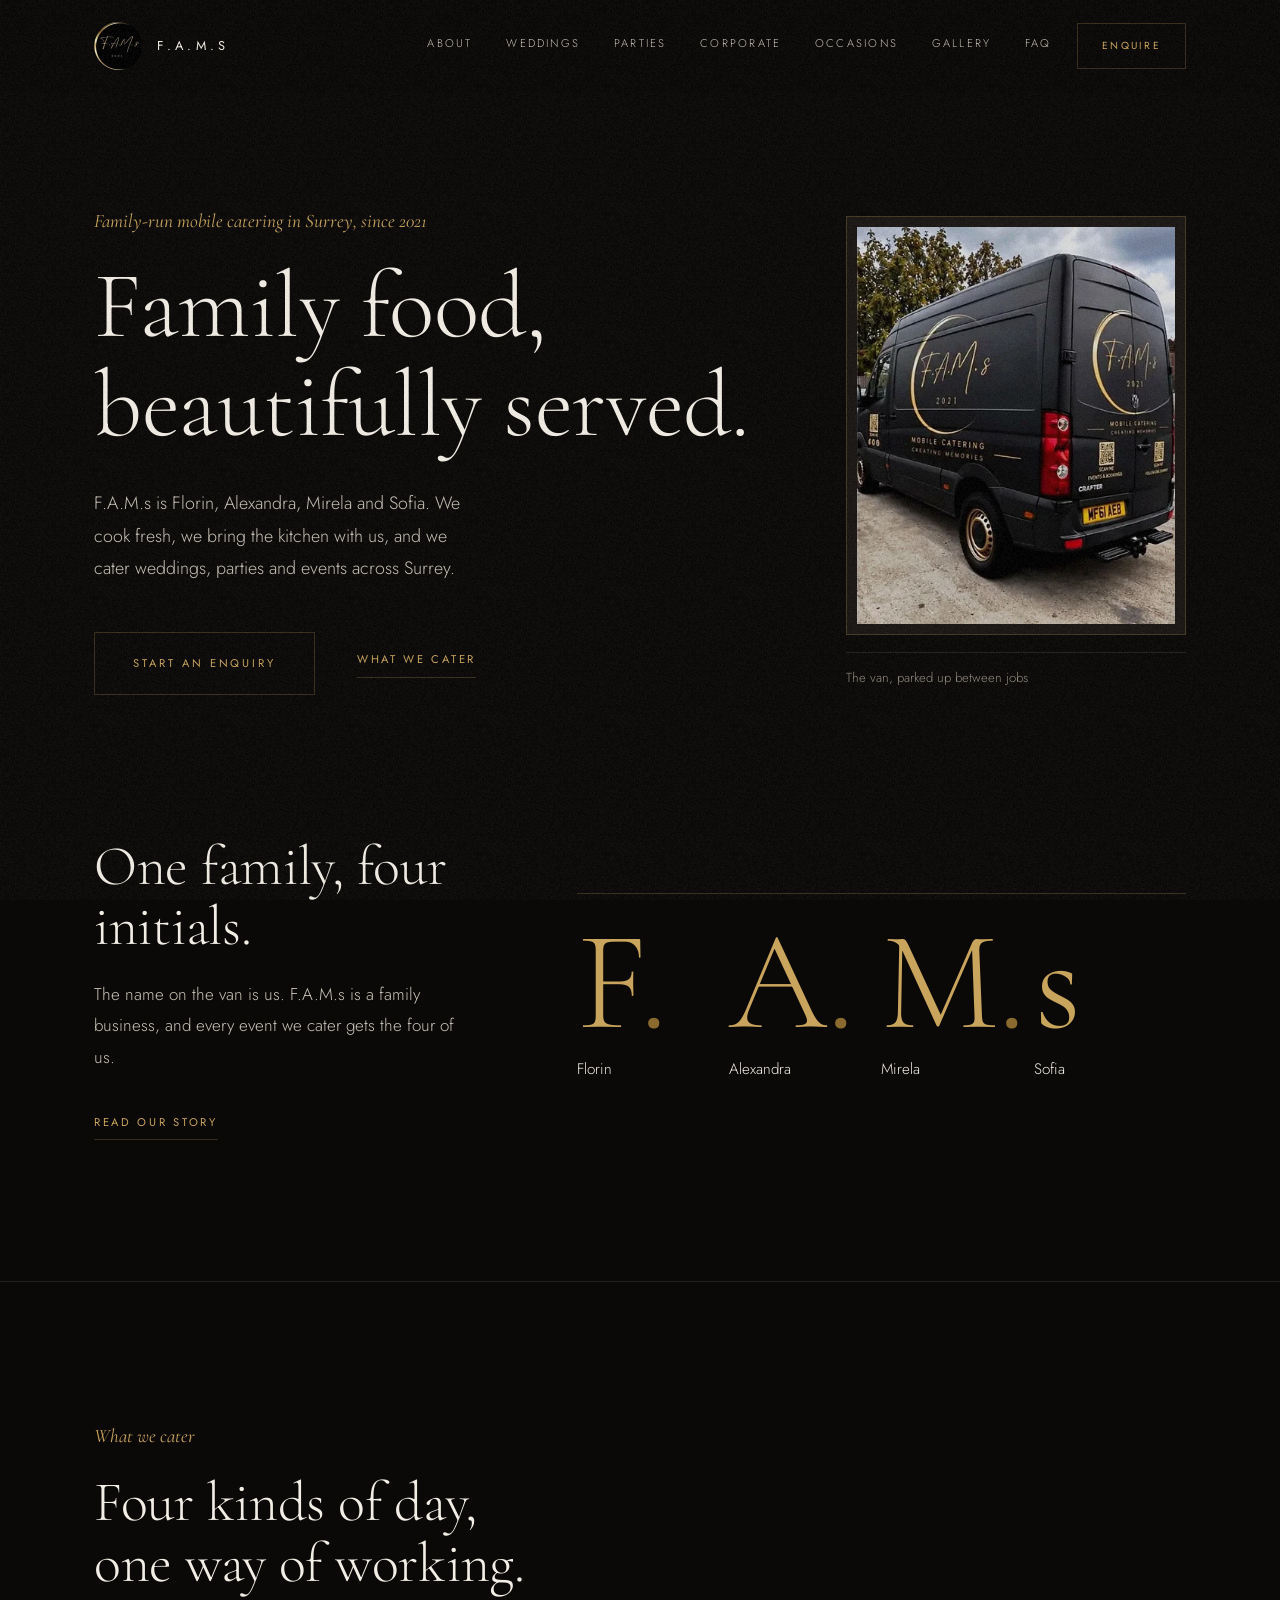
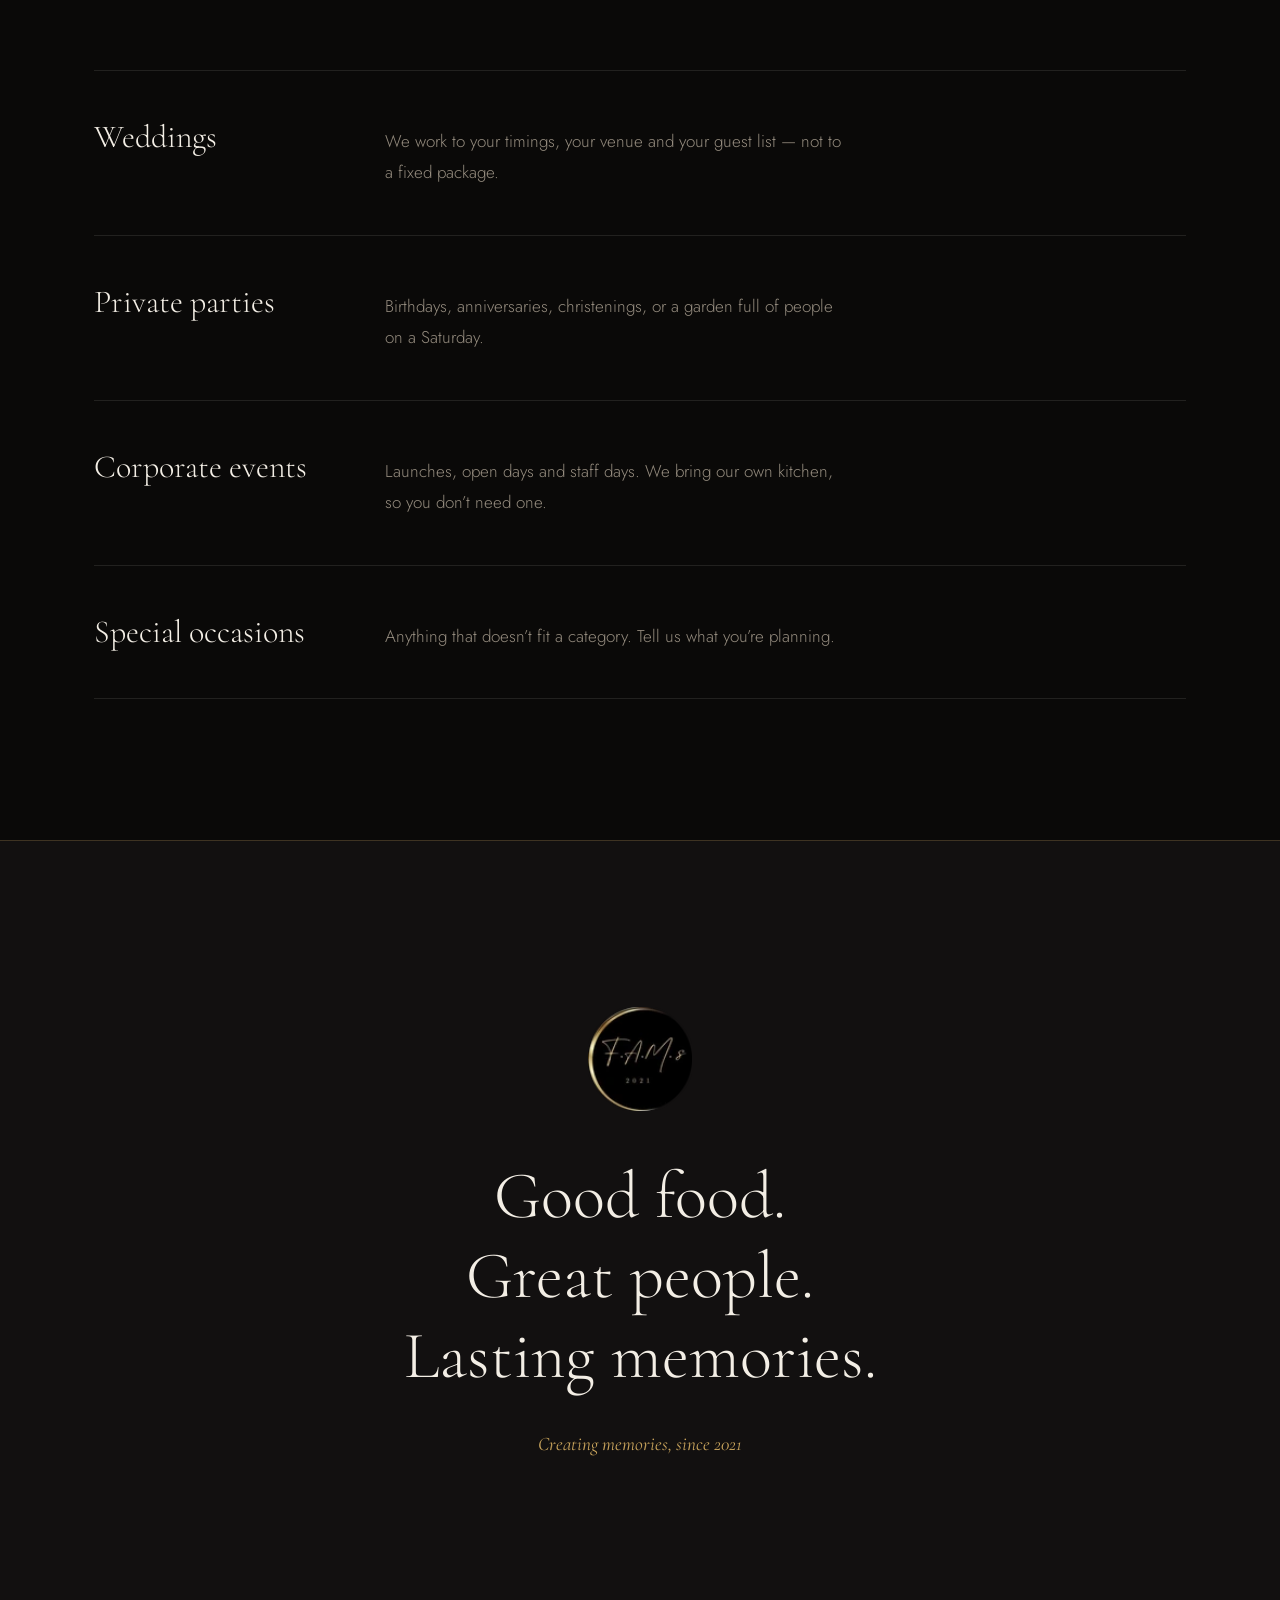
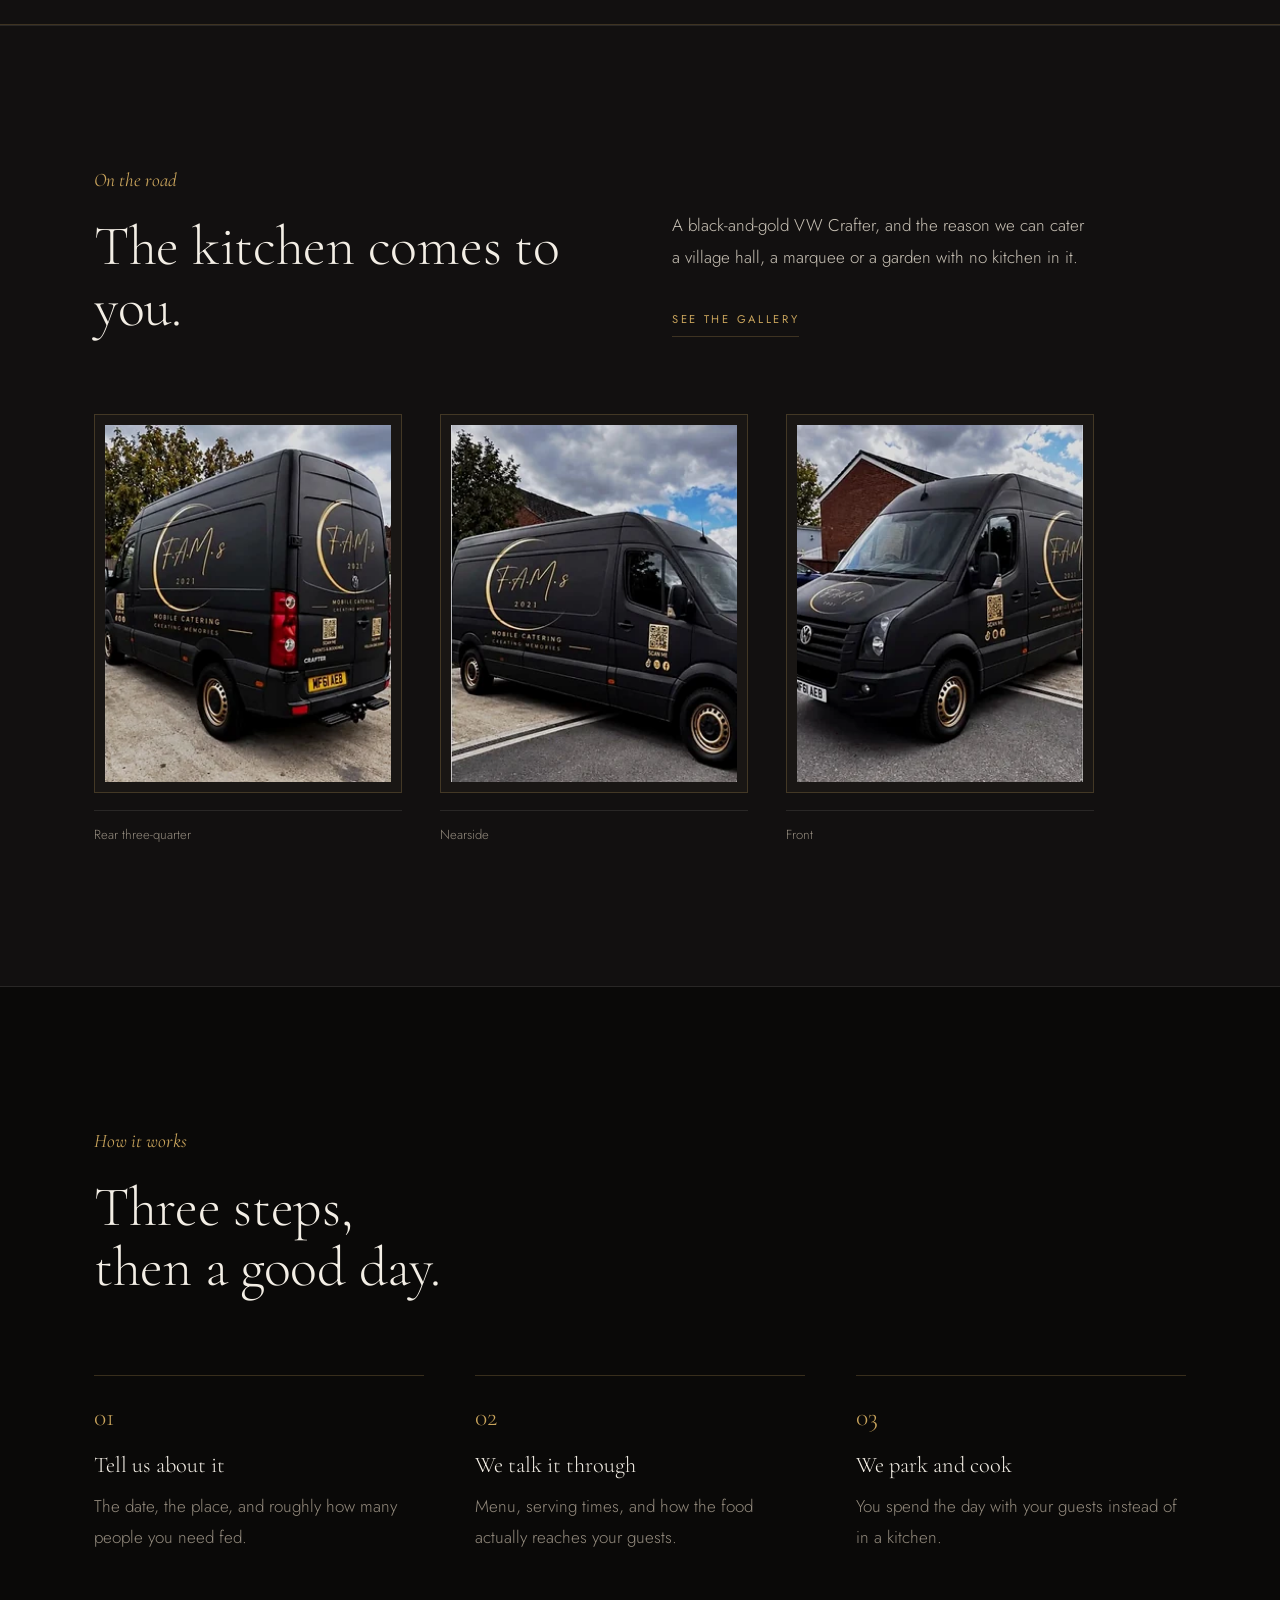
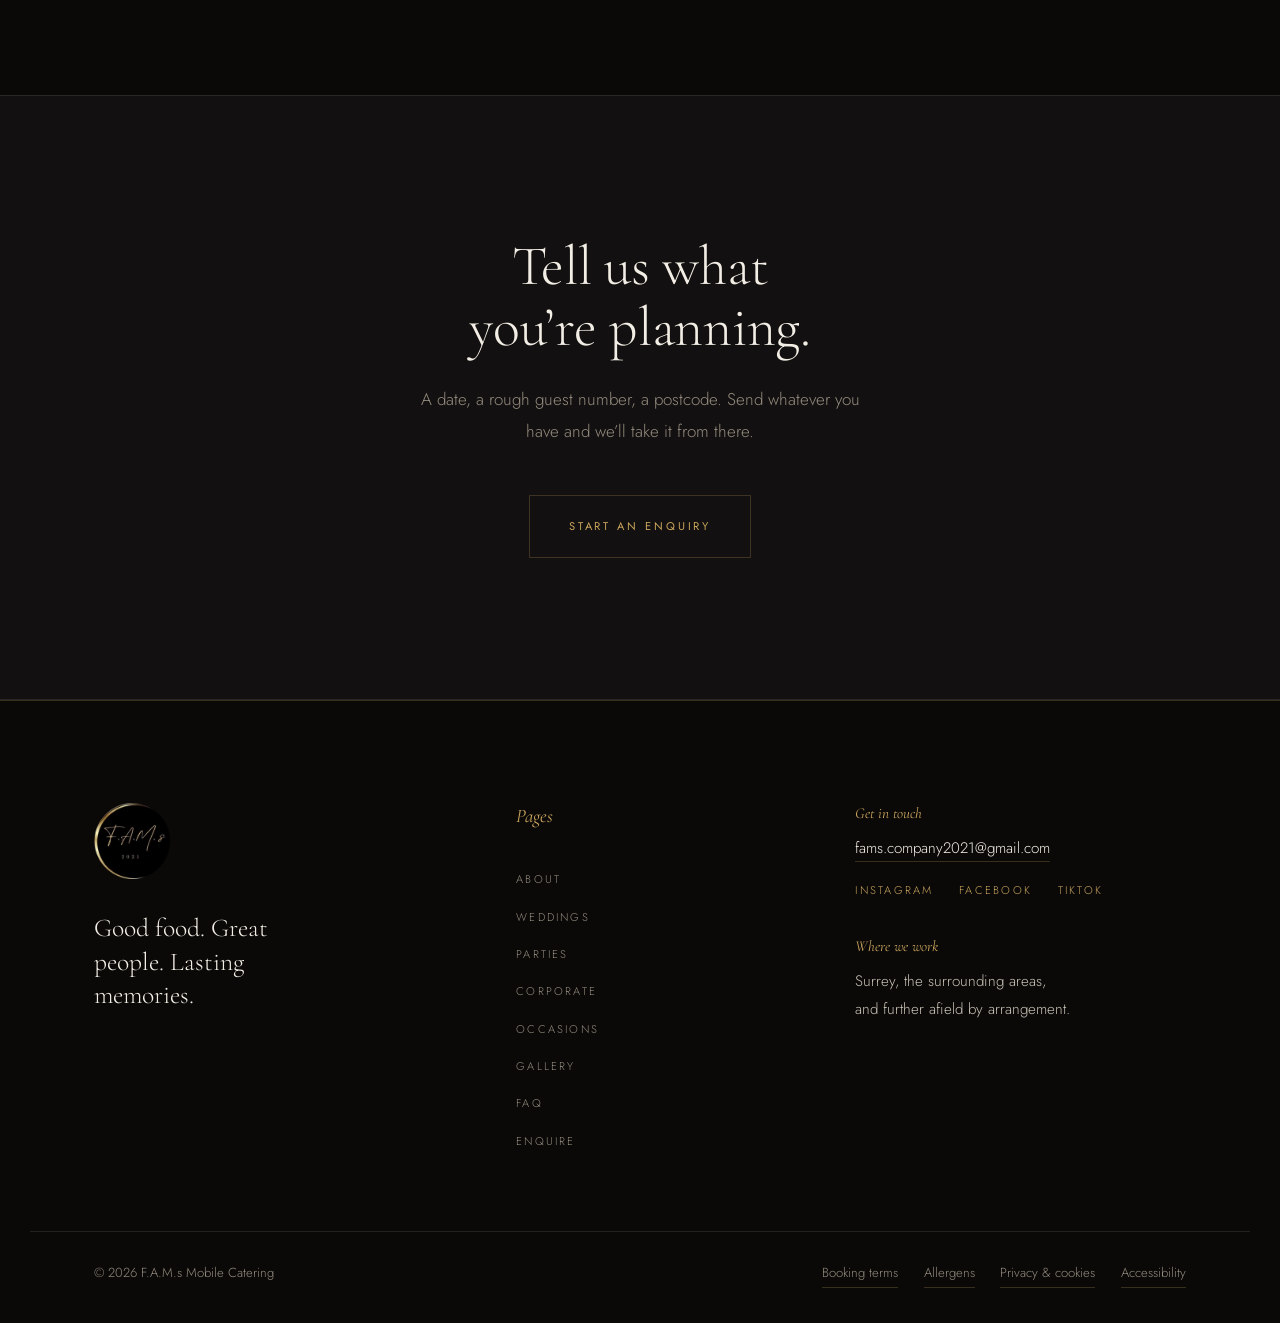
<file: index.html>
<!doctype html>
<html lang="en-GB">
<head>
<meta charset="utf-8">
<meta name="viewport" content="width=device-width, initial-scale=1">
<title>F.A.M.s Mobile Catering | Weddings, Parties &amp; Events in Surrey</title>
<meta name="description" content="Family-run mobile catering for weddings, private parties and corporate events across Surrey. Cooked fresh, brought to you.">

<meta property="og:type" content="website">
<meta property="og:site_name" content="F.A.M.s Mobile Catering">
<meta property="og:title" content="F.A.M.s Mobile Catering | Weddings, Parties &amp; Events in Surrey">
<meta property="og:description" content="Family-run mobile catering for weddings, private parties and corporate events across Surrey. Cooked fresh, brought to you.">
<meta property="og:image" content="assets/foto/social-preview.webp">
<meta property="og:image:width" content="1200">
<meta property="og:image:height" content="630">
<meta name="twitter:card" content="summary_large_image">
<meta name="theme-color" content="#0a0908">
<link rel="icon" href="assets/favicon.svg" type="image/svg+xml">
<link rel="manifest" href="site.webmanifest">
<link rel="preload" href="assets/fonturi/cormorant-garamond-latin-300-normal.woff2" as="font" type="font/woff2" crossorigin>
<link rel="preload" href="assets/fonturi/jost-latin-300-normal.woff2" as="font" type="font/woff2" crossorigin>
<link rel="stylesheet" href="assets/styles.css?v=cf857d8e">
<script type="application/ld+json">{"@context": "https://schema.org", "@type": ["LocalBusiness", "FoodEstablishment"], "@id": "#business", "name": "F.A.M.s Mobile Catering", "alternateName": "F.A.M.s 2021", "description": "Family-run mobile catering for weddings, private parties and corporate events across Surrey.", "foundingDate": "2021", "slogan": "Creating memories", "email": "fams.company2021@gmail.com", "sameAs": ["https://www.instagram.com/fams.company2021", "https://www.facebook.com/share/1DTDHNFWVt/", "https://www.tiktok.com/@fams.company2021"], "founder": [{"@type": "Person", "name": "Florin"}, {"@type": "Person", "name": "Alexandra"}, {"@type": "Person", "name": "Mirela"}, {"@type": "Person", "name": "Sofia"}], "servesCuisine": "Event catering", "areaServed": [{"@type": "AdministrativeArea", "name": "Surrey"}, {"@type": "Country", "name": "United Kingdom"}]}</script>
</head>
<body>
<a class="sari" href="#continut">Skip to content</a>
<header class="antet">
  <div class="container antet__interior">
    <a class="marca" href="" aria-current="page" aria-label="F.A.M.s — home">
      <img src="assets/foto/fams-mark-96.webp"
           srcset="assets/foto/fams-mark-96.webp 96w, assets/foto/fams-mark-192.webp 192w"
           sizes="46px" width="46" height="46" alt="F.A.M.s" decoding="async">
      <span class="marca__text">F.A.M.s</span>
    </a>
    <nav class="nav" aria-label="Primary"><a href="about/">About</a><a href="weddings/">Weddings</a><a href="private-parties/">Parties</a><a href="corporate-events/">Corporate</a><a href="special-occasions/">Occasions</a><a href="gallery/">Gallery</a><a href="faq/">FAQ</a></nav>
    <a class="buton buton--mic" href="contact/">Enquire</a>
    <button class="meniu-buton" type="button" aria-expanded="false"
            aria-controls="meniu" data-meniu>
      <span class="meniu-buton__linii" aria-hidden="true"></span>
      <span class="sr">Menu</span>
    </button>
  </div>
  <nav class="meniu" id="meniu" aria-label="Menu" hidden>
    <div class="container">
      <a href="about/">About</a><a href="weddings/">Weddings</a><a href="private-parties/">Parties</a><a href="corporate-events/">Corporate</a><a href="special-occasions/">Occasions</a><a href="gallery/">Gallery</a><a href="faq/">FAQ</a>
      <a class="buton" href="contact/">Enquire</a>
    </div>
  </nav>
</header>
<main id="continut">
<section class="deschidere">
  <div class="container deschidere__grid">
    <div class="deschidere__text">
      <p class="eticheta">Family-run mobile catering in Surrey, since 2021</p>
      <h1>Family food,<br>beautifully served.</h1>
      <p class="lede">F.A.M.s is Florin, Alexandra, Mirela and Sofia. We cook fresh, we bring the kitchen with us, and we cater weddings, parties and events across Surrey.</p>
      <div class="actiuni"><a class="buton" href="contact/">Start an enquiry</a> <a class="legatura" href="#catering">What we cater</a></div>
    </div>
    <div class="deschidere__foto"><figure class="placa placa--ridicata"><span class="placa__cadru"><img src="assets/foto/van-rear-angle-560.webp" srcset="assets/foto/van-rear-angle-280.webp 280w, assets/foto/van-rear-angle-420.webp 420w, assets/foto/van-rear-angle-560.webp 560w" sizes="(max-width: 860px) 62vw, 320px" width="578" height="722" alt="The FAMs van from the rear three-quarter, parked under a tree" decoding="async"></span><figcaption>The van, parked up between jobs</figcaption></figure></div>
  </div>
</section>
<section class="nume">
  <div class="container nume__grid">
    <div class="nume__text">
      <h2>One family, four initials.</h2>
      <p>The name on the van is us. F.A.M.s is a family business, and every event we cater gets the four of us.</p>
      <a class="legatura" href="about/">Read our story</a>
    </div>
    <ol class="nume__litere" aria-label="F.A.M.s: Florin, Alexandra, Mirela, Sofia"><li><span class="nume__litera" aria-hidden="true">F</span><span class="nume__prenume">Florin</span></li><li><span class="nume__litera" aria-hidden="true">A</span><span class="nume__prenume">Alexandra</span></li><li><span class="nume__litera" aria-hidden="true">M</span><span class="nume__prenume">Mirela</span></li><li><span class="nume__litera" aria-hidden="true">s</span><span class="nume__prenume">Sofia</span></li></ol>
  </div>
</section>
<section class="sectiune" id="catering">
  <div class="container">
    <header class="cap">
      <p class="eticheta">What we cater</p>
      <h2>Four kinds of day,<br>one way of working.</h2>
    </header>
    <div class="servicii">
    <a class="serviciu" href="weddings/">
      <h3>Weddings</h3>
      <p>We work to your timings, your venue and your guest list — not to a fixed package.</p>
    </a>
    <a class="serviciu" href="private-parties/">
      <h3>Private parties</h3>
      <p>Birthdays, anniversaries, christenings, or a garden full of people on a Saturday.</p>
    </a>
    <a class="serviciu" href="corporate-events/">
      <h3>Corporate events</h3>
      <p>Launches, open days and staff days. We bring our own kitchen, so you don’t need one.</p>
    </a>
    <a class="serviciu" href="special-occasions/">
      <h3>Special occasions</h3>
      <p>Anything that doesn’t fit a category. Tell us what you’re planning.</p>
    </a>
    </div>
  </div>
</section>
<section class="cerneala">
  <div class="container">
    <img class="pecete" src="assets/foto/fams-mark-192.webp"
         srcset="assets/foto/fams-mark-96.webp 96w, assets/foto/fams-mark-192.webp 192w, assets/foto/fams-mark-288.webp 288w"
         sizes="96px" width="96" height="96" alt="" loading="lazy" decoding="async">
    <p class="cerneala__titlu">Good food.<br>Great people.<br>Lasting memories.</p>
    <p class="eticheta eticheta--clara">Creating memories, since 2021</p>
  </div>
</section>
<section class="sectiune sectiune--alt">
  <div class="container">
    <header class="cap cap--doua">
      <div>
        <p class="eticheta">On the road</p>
        <h2>The kitchen comes to you.</h2>
      </div>
      <div class="cap__aparte">
        <p>A black-and-gold VW Crafter, and the reason we can cater a village hall, a marquee or a garden with no kitchen in it.</p>
        <a class="legatura" href="gallery/">See the gallery</a>
      </div>
    </header>
    <div class="trio"><figure class="placa"><span class="placa__cadru"><img src="assets/foto/van-rear-angle-560.webp" srcset="assets/foto/van-rear-angle-280.webp 280w, assets/foto/van-rear-angle-420.webp 420w, assets/foto/van-rear-angle-560.webp 560w" sizes="(max-width: 760px) 44vw, 260px" width="578" height="722" alt="The FAMs van from the rear three-quarter, parked under a tree" loading="lazy" decoding="async"></span><figcaption>Rear three-quarter</figcaption></figure><figure class="placa"><span class="placa__cadru"><img src="assets/foto/van-side-560.webp" srcset="assets/foto/van-side-280.webp 280w, assets/foto/van-side-420.webp 420w, assets/foto/van-side-560.webp 560w" sizes="(max-width: 760px) 44vw, 260px" width="578" height="722" alt="The side of the FAMs van, showing the F.A.M.s 2021 logo" loading="lazy" decoding="async"></span><figcaption>Nearside</figcaption></figure><figure class="placa"><span class="placa__cadru"><img src="assets/foto/van-front-560.webp" srcset="assets/foto/van-front-280.webp 280w, assets/foto/van-front-420.webp 420w, assets/foto/van-front-560.webp 560w" sizes="(max-width: 760px) 44vw, 260px" width="560" height="700" alt="The FAMs van from the front, matte black with gold lettering" loading="lazy" decoding="async"></span><figcaption>Front</figcaption></figure></div>
  </div>
</section>
<section class="sectiune">
  <div class="container">
    <header class="cap">
      <p class="eticheta">How it works</p>
      <h2>Three steps,<br>then a good day.</h2>
    </header>
    <ol class="pasi">
      <li><span class="pas__nr">01</span><h3>Tell us about it</h3><p>The date, the place, and roughly how many people you need fed.</p></li>
      <li><span class="pas__nr">02</span><h3>We talk it through</h3><p>Menu, serving times, and how the food actually reaches your guests.</p></li>
      <li><span class="pas__nr">03</span><h3>We park and cook</h3><p>You spend the day with your guests instead of in a kitchen.</p></li>
    </ol>
  </div>
</section>
<section class="final">
  <div class="container">
    <h2>Tell us what<br>you’re planning.</h2>
    <p>A date, a rough guest number, a postcode. Send whatever you have and we’ll take it from there.</p>
    <a class="buton" href="contact/">Start an enquiry</a>
  </div>
</section>
</main>
<footer class="subsol">
  <div class="container subsol__grid">
    <div class="subsol__marca">
      <img src="assets/foto/fams-mark-192.webp" width="72" height="72"
           alt="" loading="lazy" decoding="async">
      <p class="subsol__slogan">Good food. Great people. Lasting memories.</p>
    </div>
    <nav class="subsol__nav" aria-label="Footer">
      <p class="eticheta">Pages</p>
      <a href="about/">About</a><a href="weddings/">Weddings</a><a href="private-parties/">Parties</a><a href="corporate-events/">Corporate</a><a href="special-occasions/">Occasions</a><a href="gallery/">Gallery</a><a href="faq/">FAQ</a>
      <a href="contact/">Enquire</a>
    </nav>
    <div class="subsol__info">
      <p class="eticheta">Get in touch</p>
      <p><a class="subsol__email" href="mailto:fams.company2021@gmail.com">fams.company2021@gmail.com</a></p>
      <p class="subsol__retele"><a href="https://www.instagram.com/fams.company2021" rel="noopener me" target="_blank">Instagram</a><a href="https://www.facebook.com/share/1DTDHNFWVt/" rel="noopener me" target="_blank">Facebook</a><a href="https://www.tiktok.com/@fams.company2021" rel="noopener me" target="_blank">TikTok</a></p>
      <p class="eticheta">Where we work</p>
      <p>Surrey, the surrounding areas,<br>and further afield by arrangement.</p>
    </div>
  </div>
  <div class="container subsol__jos">
    <p>&copy; 2026 F.A.M.s Mobile Catering</p>
    <p class="subsol__legal"><a href="booking-terms/">Booking terms</a>
      <a href="allergens/">Allergens</a>
      <a href="privacy/">Privacy &amp; cookies</a>
      <a href="accessibility/">Accessibility</a></p>
  </div>
</footer>
<script src="assets/site.js?v=3d418862" defer></script>
</body>
</html>
</file>
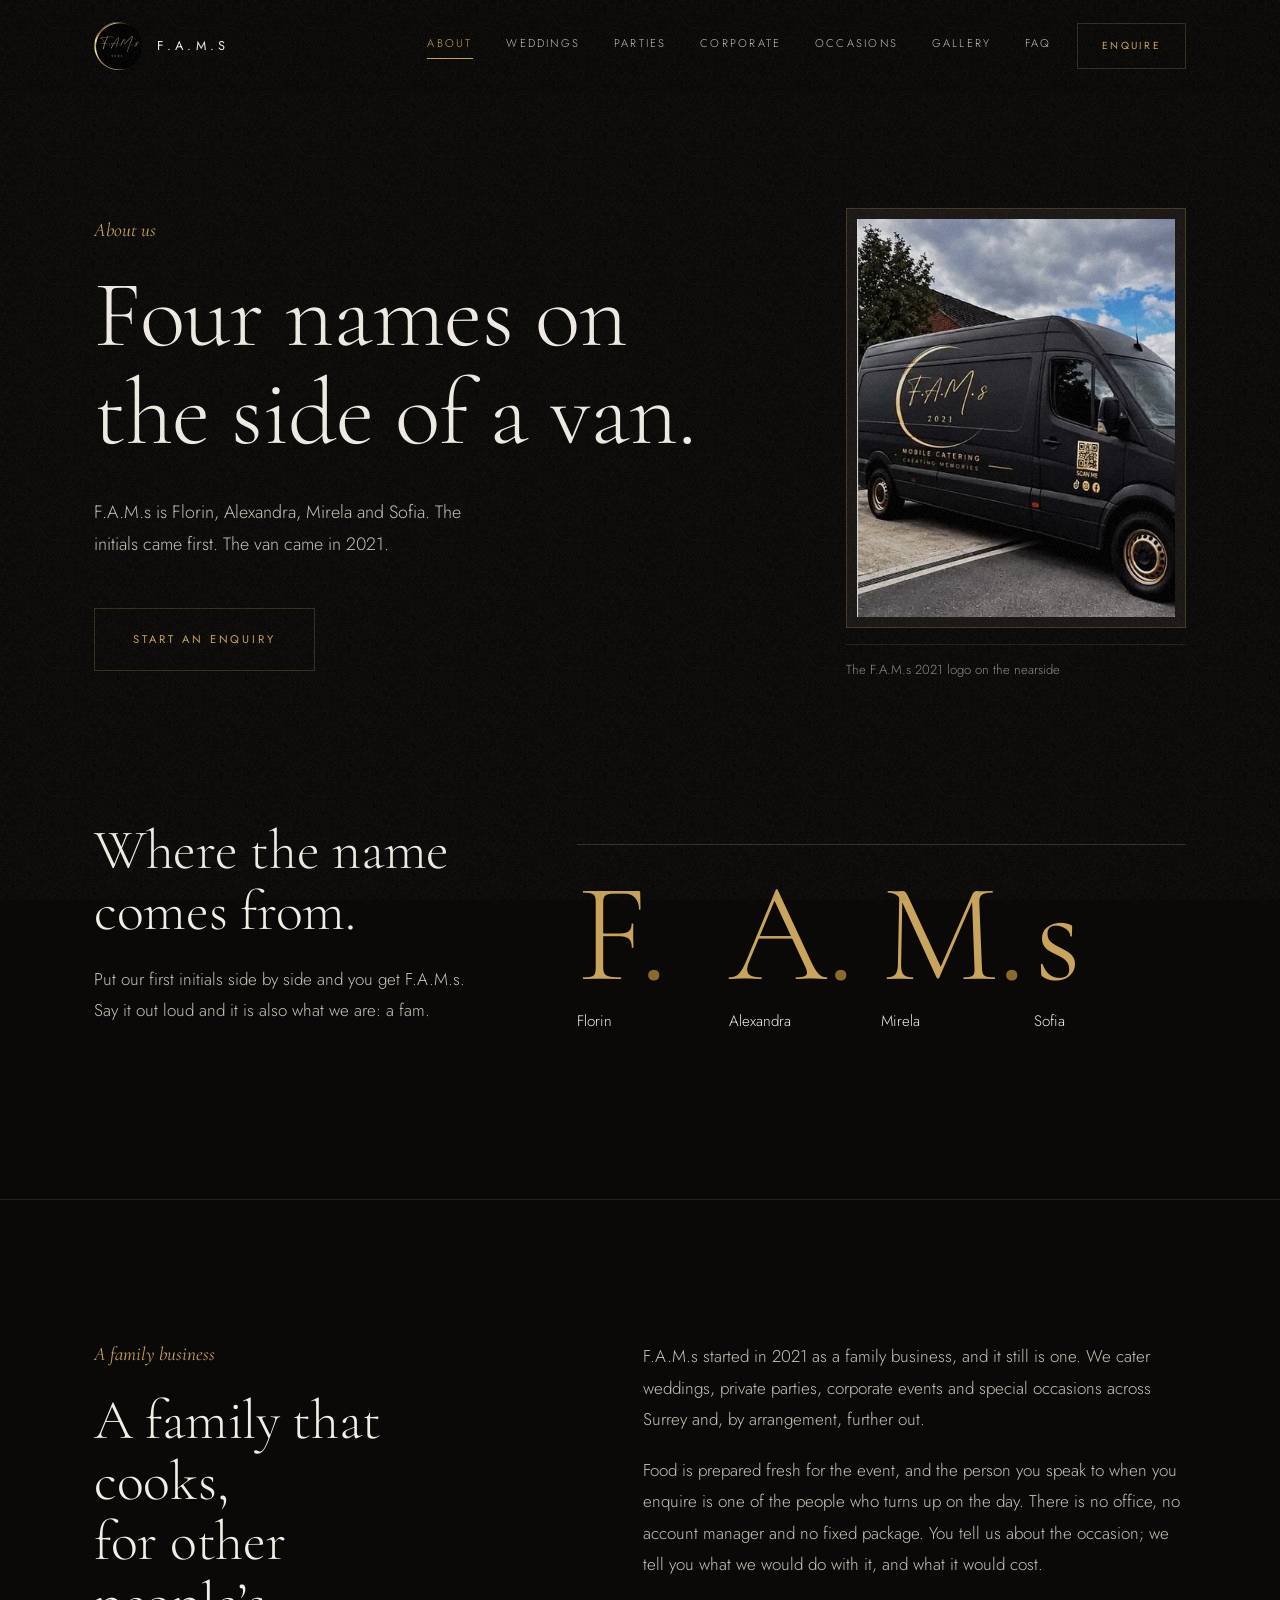
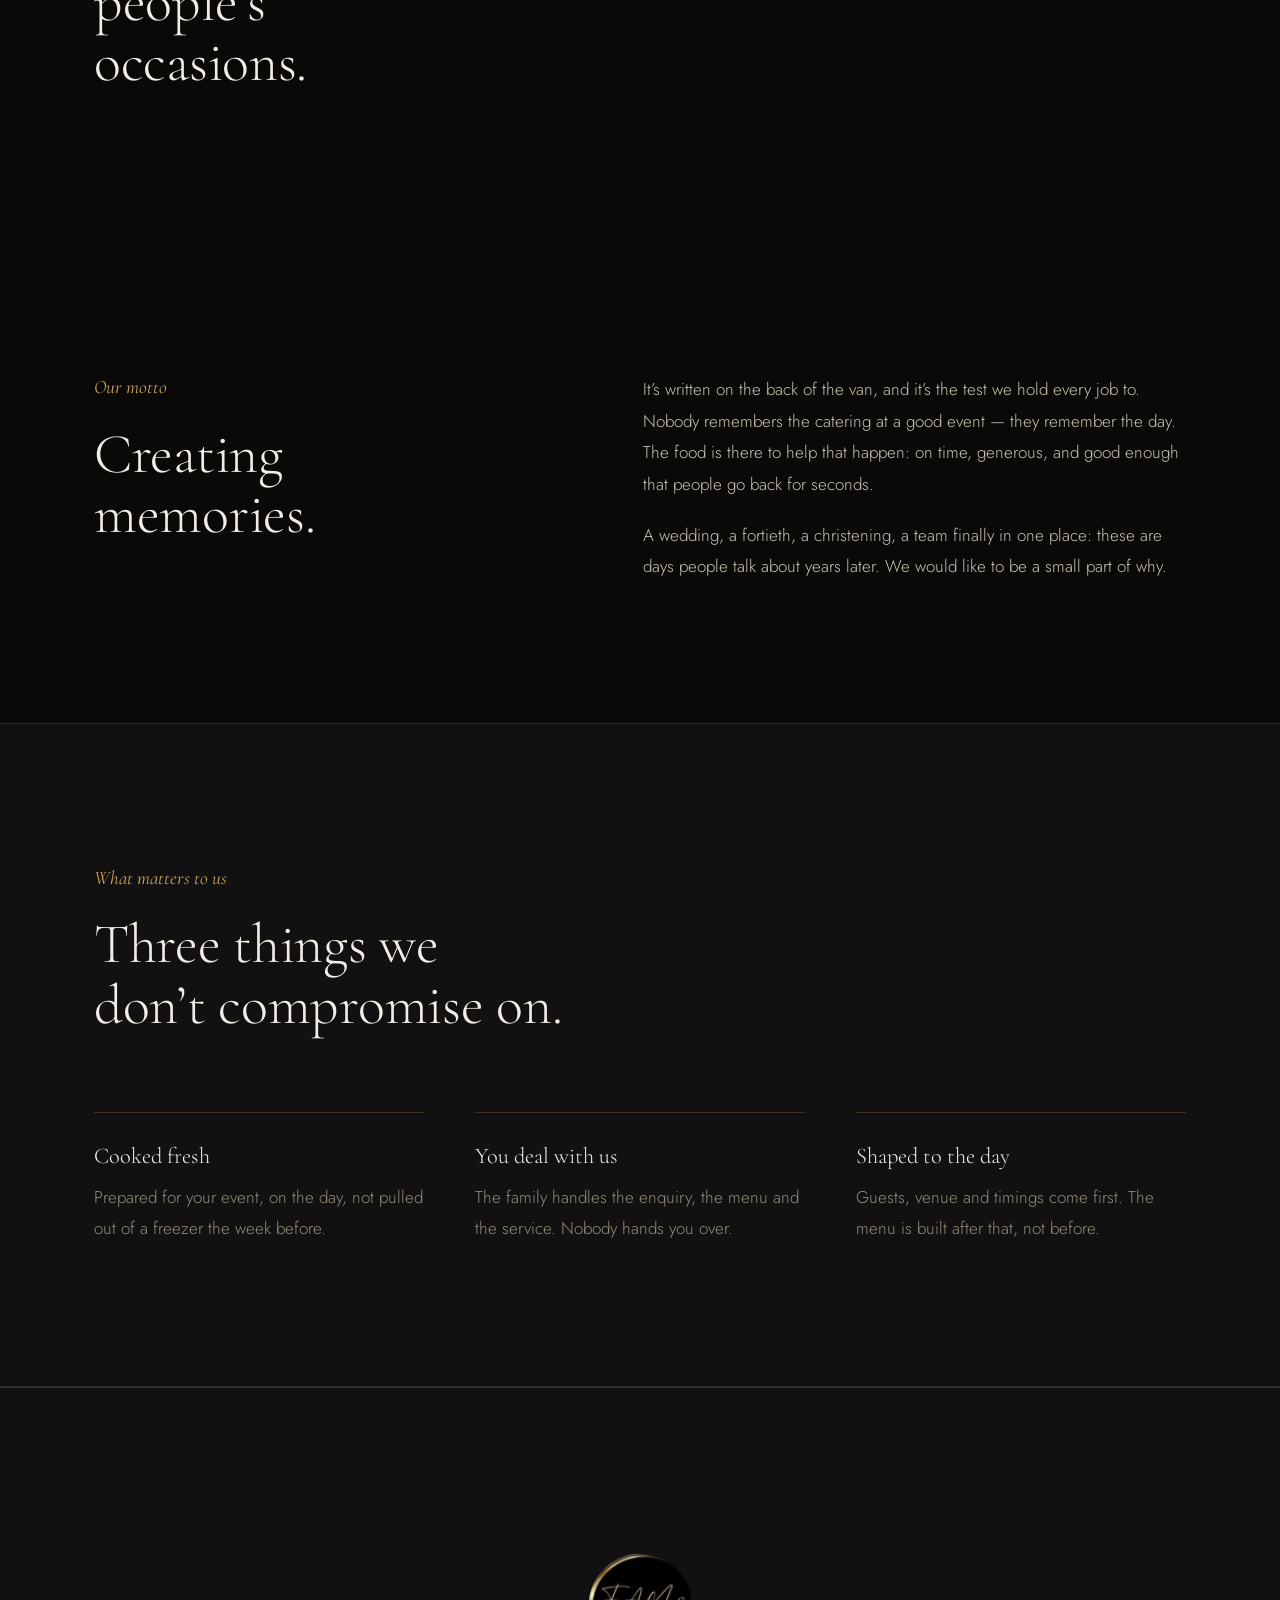
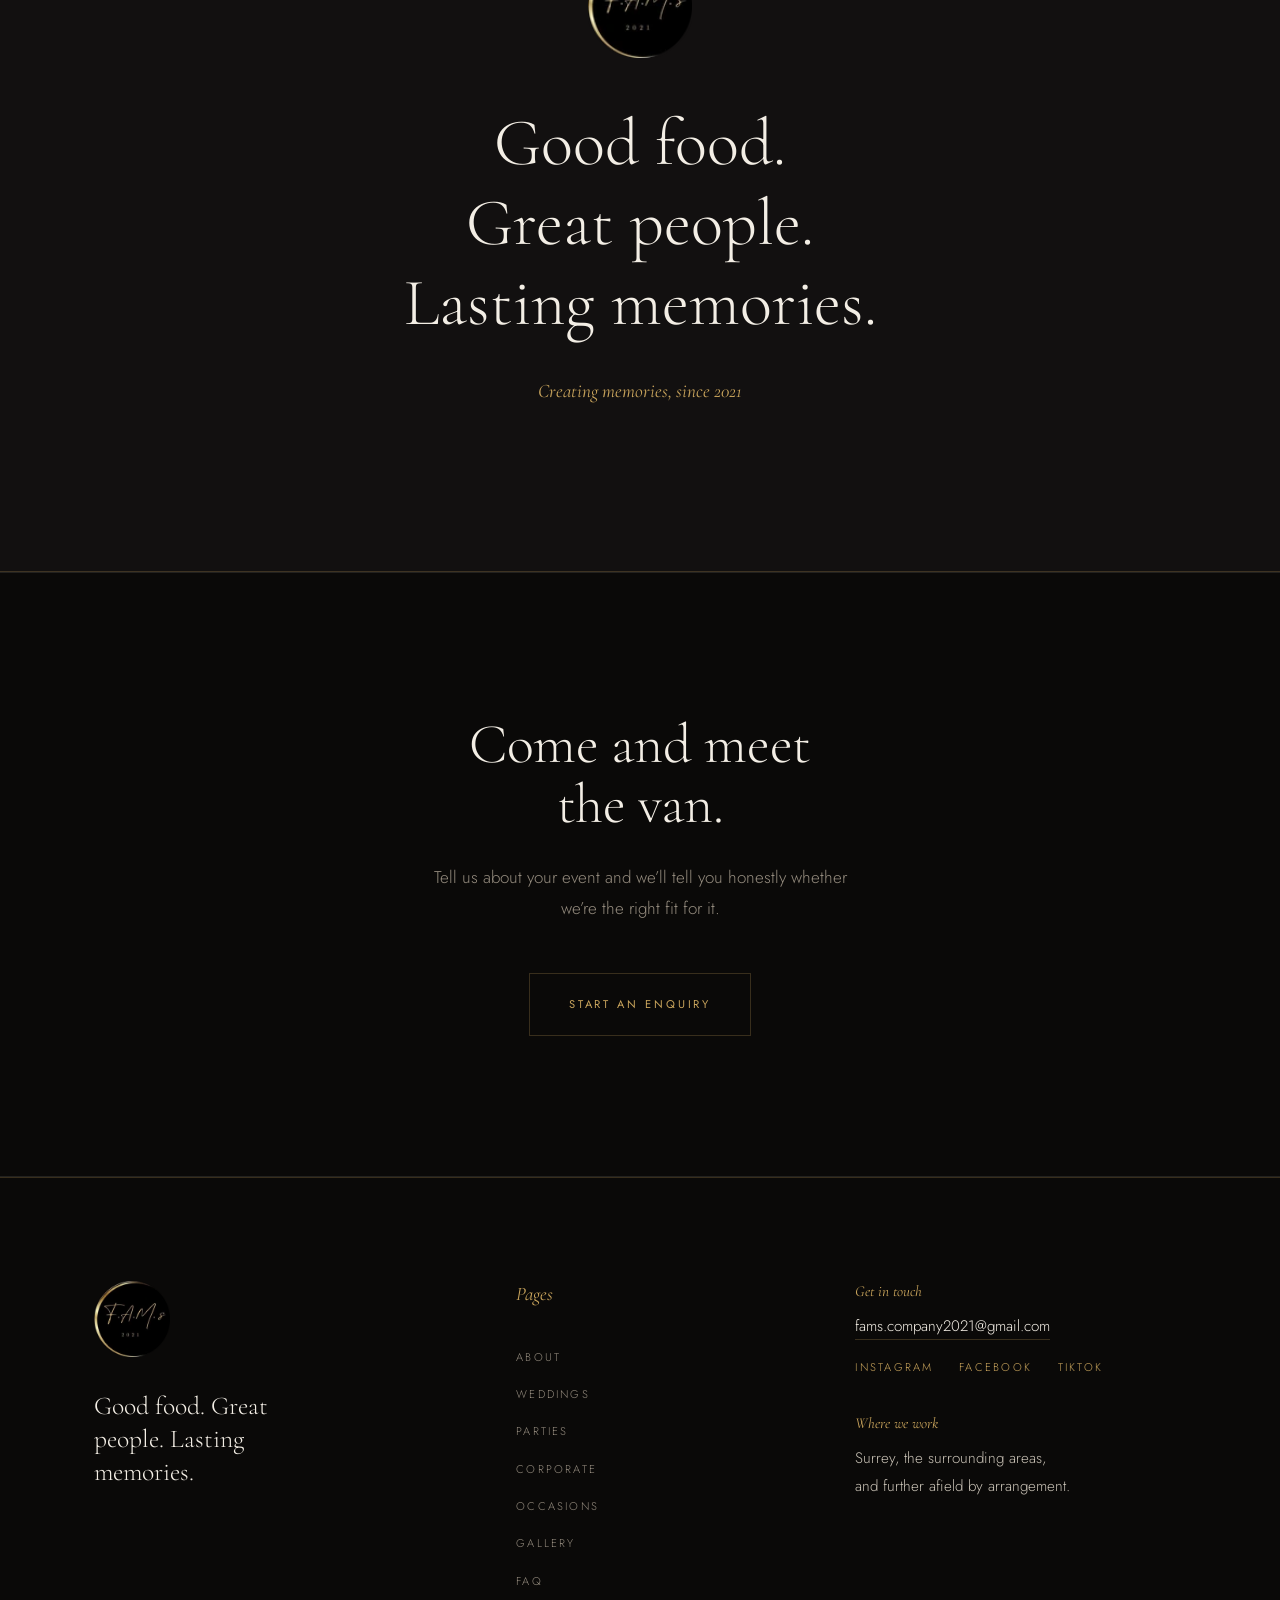
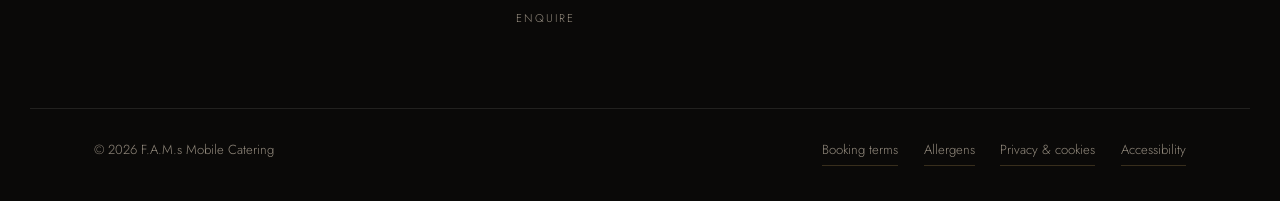
<file: about/index.html>
<!doctype html>
<html lang="en-GB">
<head>
<meta charset="utf-8">
<meta name="viewport" content="width=device-width, initial-scale=1">
<title>About F.A.M.s | A Family Catering Business in Surrey</title>
<meta name="description" content="F.A.M.s is a family business: Florin, Alexandra, Mirela and Sofia. Mobile catering across Surrey since 2021, with one motto: creating memories.">

<meta property="og:type" content="website">
<meta property="og:site_name" content="F.A.M.s Mobile Catering">
<meta property="og:title" content="About F.A.M.s | A Family Catering Business in Surrey">
<meta property="og:description" content="F.A.M.s is a family business: Florin, Alexandra, Mirela and Sofia. Mobile catering across Surrey since 2021, with one motto: creating memories.">
<meta property="og:image" content="../assets/foto/social-preview.webp">
<meta property="og:image:width" content="1200">
<meta property="og:image:height" content="630">
<meta name="twitter:card" content="summary_large_image">
<meta name="theme-color" content="#0a0908">
<link rel="icon" href="../assets/favicon.svg" type="image/svg+xml">
<link rel="manifest" href="../site.webmanifest">
<link rel="preload" href="../assets/fonturi/cormorant-garamond-latin-300-normal.woff2" as="font" type="font/woff2" crossorigin>
<link rel="preload" href="../assets/fonturi/jost-latin-300-normal.woff2" as="font" type="font/woff2" crossorigin>
<link rel="stylesheet" href="../assets/styles.css?v=cf857d8e">
<script type="application/ld+json">{"@context": "https://schema.org", "@type": ["LocalBusiness", "FoodEstablishment"], "@id": "#business", "name": "F.A.M.s Mobile Catering", "alternateName": "F.A.M.s 2021", "description": "Family-run mobile catering for weddings, private parties and corporate events across Surrey.", "foundingDate": "2021", "slogan": "Creating memories", "email": "fams.company2021@gmail.com", "sameAs": ["https://www.instagram.com/fams.company2021", "https://www.facebook.com/share/1DTDHNFWVt/", "https://www.tiktok.com/@fams.company2021"], "founder": [{"@type": "Person", "name": "Florin"}, {"@type": "Person", "name": "Alexandra"}, {"@type": "Person", "name": "Mirela"}, {"@type": "Person", "name": "Sofia"}], "servesCuisine": "Event catering", "areaServed": [{"@type": "AdministrativeArea", "name": "Surrey"}, {"@type": "Country", "name": "United Kingdom"}]}</script>
</head>
<body>
<a class="sari" href="#continut">Skip to content</a>
<header class="antet">
  <div class="container antet__interior">
    <a class="marca" href="../" aria-label="F.A.M.s — home">
      <img src="../assets/foto/fams-mark-96.webp"
           srcset="../assets/foto/fams-mark-96.webp 96w, ../assets/foto/fams-mark-192.webp 192w"
           sizes="46px" width="46" height="46" alt="F.A.M.s" decoding="async">
      <span class="marca__text">F.A.M.s</span>
    </a>
    <nav class="nav" aria-label="Primary"><a href="../about/" aria-current="page">About</a><a href="../weddings/">Weddings</a><a href="../private-parties/">Parties</a><a href="../corporate-events/">Corporate</a><a href="../special-occasions/">Occasions</a><a href="../gallery/">Gallery</a><a href="../faq/">FAQ</a></nav>
    <a class="buton buton--mic" href="../contact/">Enquire</a>
    <button class="meniu-buton" type="button" aria-expanded="false"
            aria-controls="meniu" data-meniu>
      <span class="meniu-buton__linii" aria-hidden="true"></span>
      <span class="sr">Menu</span>
    </button>
  </div>
  <nav class="meniu" id="meniu" aria-label="Menu" hidden>
    <div class="container">
      <a href="../about/" aria-current="page">About</a><a href="../weddings/">Weddings</a><a href="../private-parties/">Parties</a><a href="../corporate-events/">Corporate</a><a href="../special-occasions/">Occasions</a><a href="../gallery/">Gallery</a><a href="../faq/">FAQ</a>
      <a class="buton" href="../contact/">Enquire</a>
    </div>
  </nav>
</header>
<main id="continut">
<section class="deschidere">
  <div class="container deschidere__grid">
    <div class="deschidere__text">
      <p class="eticheta">About us</p>
      <h1>Four names on<br>the side of a van.</h1>
      <p class="lede">F.A.M.s is Florin, Alexandra, Mirela and Sofia. The initials came first. The van came in 2021.</p>
      <div class="actiuni"><a class="buton" href="../contact/">Start an enquiry</a></div>
    </div>
    <div class="deschidere__foto"><figure class="placa placa--ridicata"><span class="placa__cadru"><img src="../assets/foto/van-side-560.webp" srcset="../assets/foto/van-side-280.webp 280w, ../assets/foto/van-side-420.webp 420w, ../assets/foto/van-side-560.webp 560w" sizes="(max-width: 860px) 62vw, 320px" width="578" height="722" alt="The side of the FAMs van, showing the F.A.M.s 2021 logo" decoding="async"></span><figcaption>The F.A.M.s 2021 logo on the nearside</figcaption></figure></div>
  </div>
</section>
<section class="nume">
  <div class="container nume__grid">
    <div class="nume__text">
      <h2>Where the name comes from.</h2>
      <p>Put our first initials side by side and you get F.A.M.s. Say it out loud and it is also what we are: a fam.</p>
      
    </div>
    <ol class="nume__litere" aria-label="F.A.M.s: Florin, Alexandra, Mirela, Sofia"><li><span class="nume__litera" aria-hidden="true">F</span><span class="nume__prenume">Florin</span></li><li><span class="nume__litera" aria-hidden="true">A</span><span class="nume__prenume">Alexandra</span></li><li><span class="nume__litera" aria-hidden="true">M</span><span class="nume__prenume">Mirela</span></li><li><span class="nume__litera" aria-hidden="true">s</span><span class="nume__prenume">Sofia</span></li></ol>
  </div>
</section>
<section class="sectiune">
  <div class="container proza">
    <div class="proza__cap">
      <p class="eticheta">A family business</p>
      <h2>A family that cooks,<br>for other people’s occasions.</h2>
    </div>
    <div class="proza__text"><p>F.A.M.s started in 2021 as a family business, and it still is one. We cater weddings, private parties, corporate events and special occasions across Surrey and, by arrangement, further out.</p><p>Food is prepared fresh for the event, and the person you speak to when you enquire is one of the people who turns up on the day. There is no office, no account manager and no fixed package. You tell us about the occasion; we tell you what we would do with it, and what it would cost.</p></div>
  </div>
</section>
<section class="sectiune">
  <div class="container proza">
    <div class="proza__cap">
      <p class="eticheta">Our motto</p>
      <h2>Creating memories.</h2>
    </div>
    <div class="proza__text"><p>It’s written on the back of the van, and it’s the test we hold every job to. Nobody remembers the catering at a good event — they remember the day. The food is there to help that happen: on time, generous, and good enough that people go back for seconds.</p><p>A wedding, a fortieth, a christening, a team finally in one place: these are days people talk about years later. We would like to be a small part of why.</p></div>
  </div>
</section>
<section class="sectiune sectiune--alt">
  <div class="container">
    <header class="cap">
      <p class="eticheta">What matters to us</p>
      <h2>Three things we<br>don’t compromise on.</h2>
    </header>
    <div class="puncte"><div class="punct"><h3>Cooked fresh</h3><p>Prepared for your event, on the day, not pulled out of a freezer the week before.</p></div><div class="punct"><h3>You deal with us</h3><p>The family handles the enquiry, the menu and the service. Nobody hands you over.</p></div><div class="punct"><h3>Shaped to the day</h3><p>Guests, venue and timings come first. The menu is built after that, not before.</p></div></div>
  </div>
</section>
<section class="cerneala">
  <div class="container">
    <img class="pecete" src="../assets/foto/fams-mark-192.webp"
         srcset="../assets/foto/fams-mark-96.webp 96w, ../assets/foto/fams-mark-192.webp 192w, ../assets/foto/fams-mark-288.webp 288w"
         sizes="96px" width="96" height="96" alt="" loading="lazy" decoding="async">
    <p class="cerneala__titlu">Good food.<br>Great people.<br>Lasting memories.</p>
    <p class="eticheta eticheta--clara">Creating memories, since 2021</p>
  </div>
</section>
<section class="final">
  <div class="container">
    <h2>Come and meet<br>the van.</h2>
    <p>Tell us about your event and we’ll tell you honestly whether we’re the right fit for it.</p>
    <a class="buton" href="../contact/">Start an enquiry</a>
  </div>
</section>
</main>
<footer class="subsol">
  <div class="container subsol__grid">
    <div class="subsol__marca">
      <img src="../assets/foto/fams-mark-192.webp" width="72" height="72"
           alt="" loading="lazy" decoding="async">
      <p class="subsol__slogan">Good food. Great people. Lasting memories.</p>
    </div>
    <nav class="subsol__nav" aria-label="Footer">
      <p class="eticheta">Pages</p>
      <a href="../about/">About</a><a href="../weddings/">Weddings</a><a href="../private-parties/">Parties</a><a href="../corporate-events/">Corporate</a><a href="../special-occasions/">Occasions</a><a href="../gallery/">Gallery</a><a href="../faq/">FAQ</a>
      <a href="../contact/">Enquire</a>
    </nav>
    <div class="subsol__info">
      <p class="eticheta">Get in touch</p>
      <p><a class="subsol__email" href="mailto:fams.company2021@gmail.com">fams.company2021@gmail.com</a></p>
      <p class="subsol__retele"><a href="https://www.instagram.com/fams.company2021" rel="noopener me" target="_blank">Instagram</a><a href="https://www.facebook.com/share/1DTDHNFWVt/" rel="noopener me" target="_blank">Facebook</a><a href="https://www.tiktok.com/@fams.company2021" rel="noopener me" target="_blank">TikTok</a></p>
      <p class="eticheta">Where we work</p>
      <p>Surrey, the surrounding areas,<br>and further afield by arrangement.</p>
    </div>
  </div>
  <div class="container subsol__jos">
    <p>&copy; 2026 F.A.M.s Mobile Catering</p>
    <p class="subsol__legal"><a href="../booking-terms/">Booking terms</a>
      <a href="../allergens/">Allergens</a>
      <a href="../privacy/">Privacy &amp; cookies</a>
      <a href="../accessibility/">Accessibility</a></p>
  </div>
</footer>
<script src="../assets/site.js?v=3d418862" defer></script>
</body>
</html>
</file>
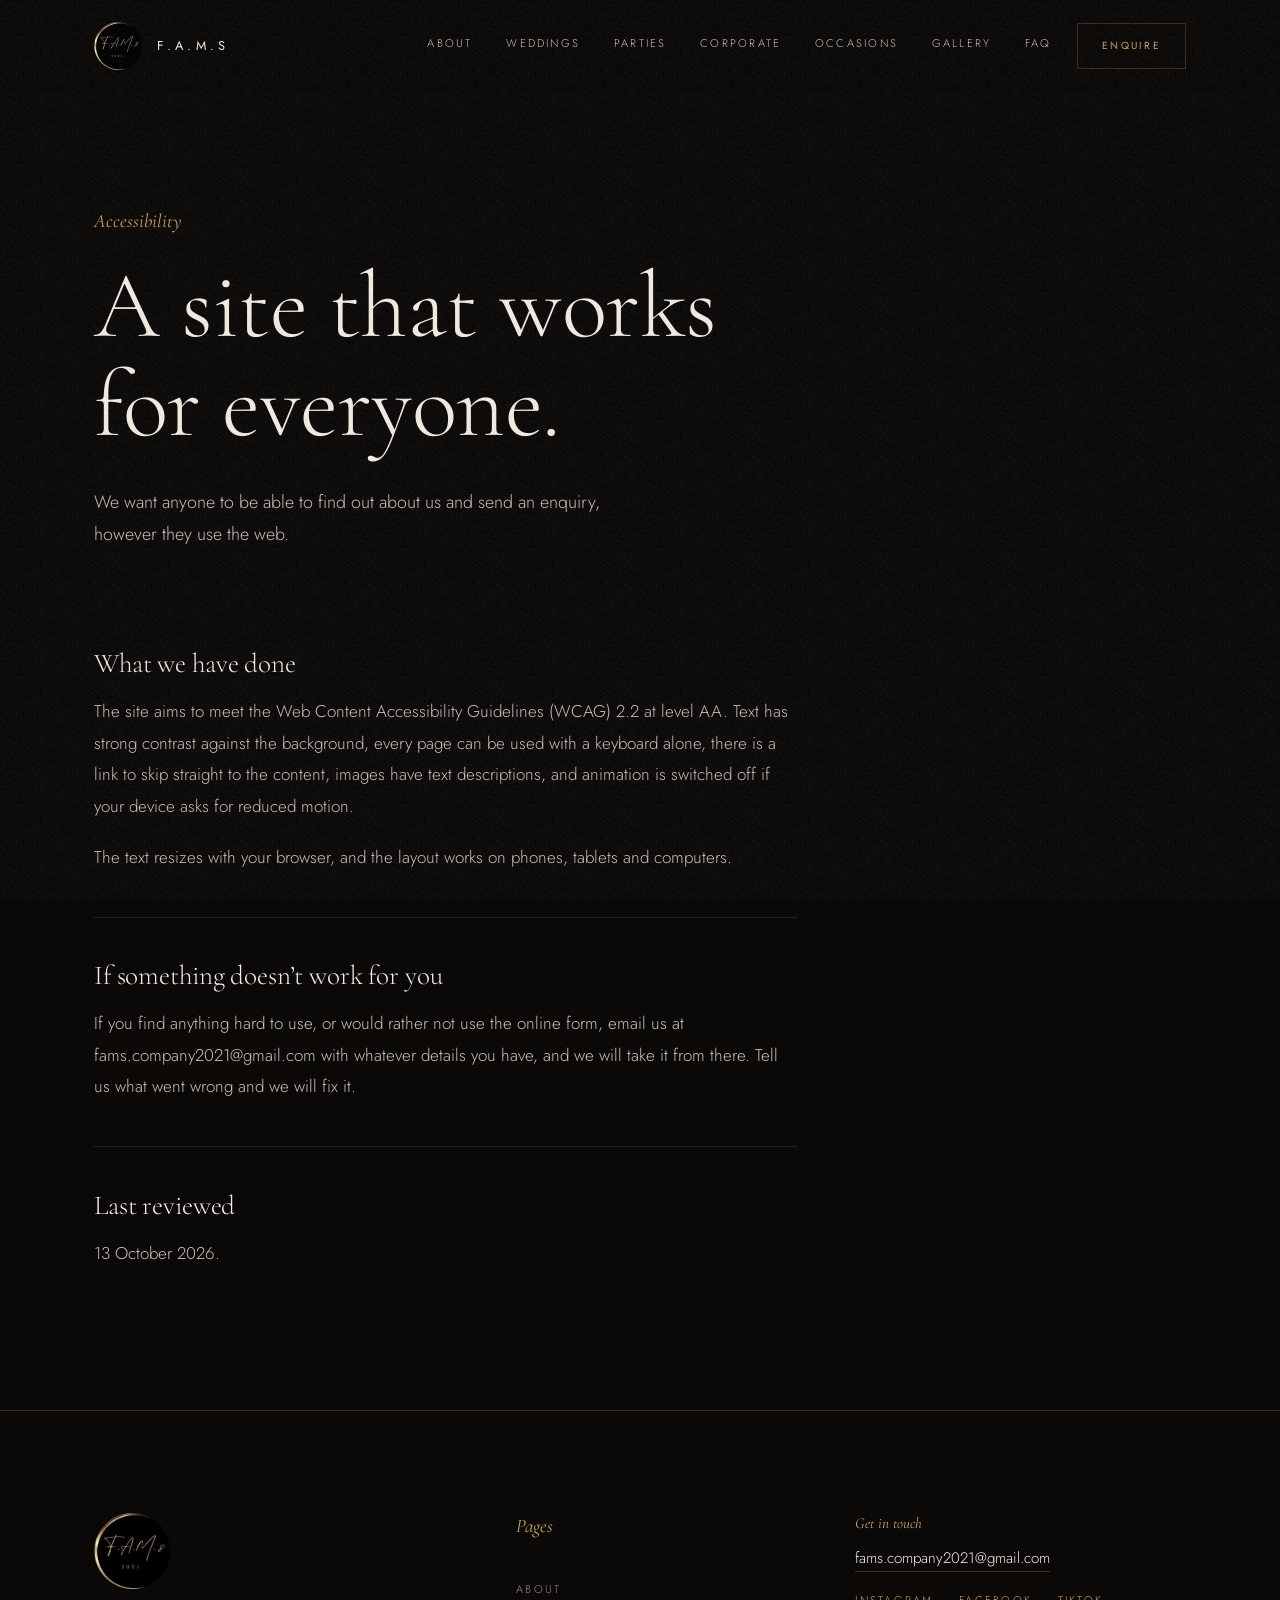
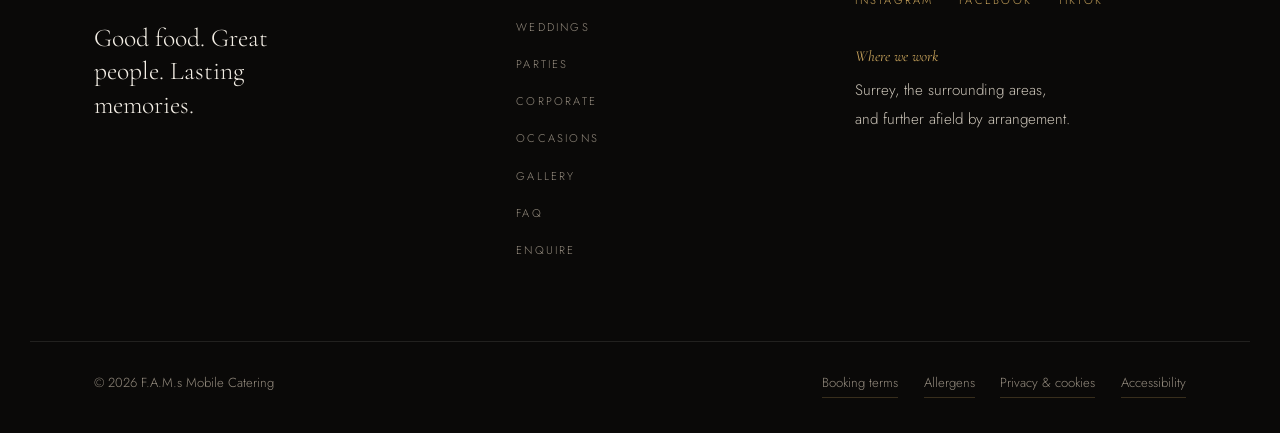
<file: accessibility/index.html>
<!doctype html>
<html lang="en-GB">
<head>
<meta charset="utf-8">
<meta name="viewport" content="width=device-width, initial-scale=1">
<title>Accessibility | F.A.M.s Mobile Catering</title>
<meta name="description" content="How the F.A.M.s Mobile Catering website is built to be usable by everyone, and how to reach us if something doesn’t work for you.">
<meta name="robots" content="noindex,follow">

<meta property="og:type" content="website">
<meta property="og:site_name" content="F.A.M.s Mobile Catering">
<meta property="og:title" content="Accessibility | F.A.M.s Mobile Catering">
<meta property="og:description" content="How the F.A.M.s Mobile Catering website is built to be usable by everyone, and how to reach us if something doesn’t work for you.">
<meta property="og:image" content="../assets/foto/social-preview.webp">
<meta property="og:image:width" content="1200">
<meta property="og:image:height" content="630">
<meta name="twitter:card" content="summary_large_image">
<meta name="theme-color" content="#0a0908">
<link rel="icon" href="../assets/favicon.svg" type="image/svg+xml">
<link rel="manifest" href="../site.webmanifest">
<link rel="preload" href="../assets/fonturi/cormorant-garamond-latin-300-normal.woff2" as="font" type="font/woff2" crossorigin>
<link rel="preload" href="../assets/fonturi/jost-latin-300-normal.woff2" as="font" type="font/woff2" crossorigin>
<link rel="stylesheet" href="../assets/styles.css?v=cf857d8e">
<script type="application/ld+json">{"@context": "https://schema.org", "@type": ["LocalBusiness", "FoodEstablishment"], "@id": "#business", "name": "F.A.M.s Mobile Catering", "alternateName": "F.A.M.s 2021", "description": "Family-run mobile catering for weddings, private parties and corporate events across Surrey.", "foundingDate": "2021", "slogan": "Creating memories", "email": "fams.company2021@gmail.com", "sameAs": ["https://www.instagram.com/fams.company2021", "https://www.facebook.com/share/1DTDHNFWVt/", "https://www.tiktok.com/@fams.company2021"], "founder": [{"@type": "Person", "name": "Florin"}, {"@type": "Person", "name": "Alexandra"}, {"@type": "Person", "name": "Mirela"}, {"@type": "Person", "name": "Sofia"}], "servesCuisine": "Event catering", "areaServed": [{"@type": "AdministrativeArea", "name": "Surrey"}, {"@type": "Country", "name": "United Kingdom"}]}</script>
</head>
<body class="pagina-simpla">
<a class="sari" href="#continut">Skip to content</a>
<header class="antet">
  <div class="container antet__interior">
    <a class="marca" href="../" aria-label="F.A.M.s — home">
      <img src="../assets/foto/fams-mark-96.webp"
           srcset="../assets/foto/fams-mark-96.webp 96w, ../assets/foto/fams-mark-192.webp 192w"
           sizes="46px" width="46" height="46" alt="F.A.M.s" decoding="async">
      <span class="marca__text">F.A.M.s</span>
    </a>
    <nav class="nav" aria-label="Primary"><a href="../about/">About</a><a href="../weddings/">Weddings</a><a href="../private-parties/">Parties</a><a href="../corporate-events/">Corporate</a><a href="../special-occasions/">Occasions</a><a href="../gallery/">Gallery</a><a href="../faq/">FAQ</a></nav>
    <a class="buton buton--mic" href="../contact/">Enquire</a>
    <button class="meniu-buton" type="button" aria-expanded="false"
            aria-controls="meniu" data-meniu>
      <span class="meniu-buton__linii" aria-hidden="true"></span>
      <span class="sr">Menu</span>
    </button>
  </div>
  <nav class="meniu" id="meniu" aria-label="Menu" hidden>
    <div class="container">
      <a href="../about/">About</a><a href="../weddings/">Weddings</a><a href="../private-parties/">Parties</a><a href="../corporate-events/">Corporate</a><a href="../special-occasions/">Occasions</a><a href="../gallery/">Gallery</a><a href="../faq/">FAQ</a>
      <a class="buton" href="../contact/">Enquire</a>
    </div>
  </nav>
</header>
<main id="continut">
<section class="titlu-pagina">
  <div class="container">
    <p class="eticheta">Accessibility</p>
    <h1>A site that works<br>for everyone.</h1>
    <p class="lede">We want anyone to be able to find out about us and send an enquiry, however they use the web.</p>
  </div>
</section>
<div class="sectiune">
  <div class="container"><div class="text-lung"><section><h2>What we have done</h2><p>The site aims to meet the Web Content Accessibility Guidelines (WCAG) 2.2 at level AA. Text has strong contrast against the background, every page can be used with a keyboard alone, there is a link to skip straight to the content, images have text descriptions, and animation is switched off if your device asks for reduced motion.</p><p>The text resizes with your browser, and the layout works on phones, tablets and computers.</p></section><section><h2>If something doesn’t work for you</h2><p>If you find anything hard to use, or would rather not use the online form, email us at fams.company2021@gmail.com with whatever details you have, and we will take it from there. Tell us what went wrong and we will fix it.</p></section><section><h2>Last reviewed</h2><p>13 October 2026.</p></section></div></div>
</div>
</main>
<footer class="subsol">
  <div class="container subsol__grid">
    <div class="subsol__marca">
      <img src="../assets/foto/fams-mark-192.webp" width="72" height="72"
           alt="" loading="lazy" decoding="async">
      <p class="subsol__slogan">Good food. Great people. Lasting memories.</p>
    </div>
    <nav class="subsol__nav" aria-label="Footer">
      <p class="eticheta">Pages</p>
      <a href="../about/">About</a><a href="../weddings/">Weddings</a><a href="../private-parties/">Parties</a><a href="../corporate-events/">Corporate</a><a href="../special-occasions/">Occasions</a><a href="../gallery/">Gallery</a><a href="../faq/">FAQ</a>
      <a href="../contact/">Enquire</a>
    </nav>
    <div class="subsol__info">
      <p class="eticheta">Get in touch</p>
      <p><a class="subsol__email" href="mailto:fams.company2021@gmail.com">fams.company2021@gmail.com</a></p>
      <p class="subsol__retele"><a href="https://www.instagram.com/fams.company2021" rel="noopener me" target="_blank">Instagram</a><a href="https://www.facebook.com/share/1DTDHNFWVt/" rel="noopener me" target="_blank">Facebook</a><a href="https://www.tiktok.com/@fams.company2021" rel="noopener me" target="_blank">TikTok</a></p>
      <p class="eticheta">Where we work</p>
      <p>Surrey, the surrounding areas,<br>and further afield by arrangement.</p>
    </div>
  </div>
  <div class="container subsol__jos">
    <p>&copy; 2026 F.A.M.s Mobile Catering</p>
    <p class="subsol__legal"><a href="../booking-terms/">Booking terms</a>
      <a href="../allergens/">Allergens</a>
      <a href="../privacy/">Privacy &amp; cookies</a>
      <a href="../accessibility/">Accessibility</a></p>
  </div>
</footer>
<script src="../assets/site.js?v=3d418862" defer></script>
</body>
</html>
</file>
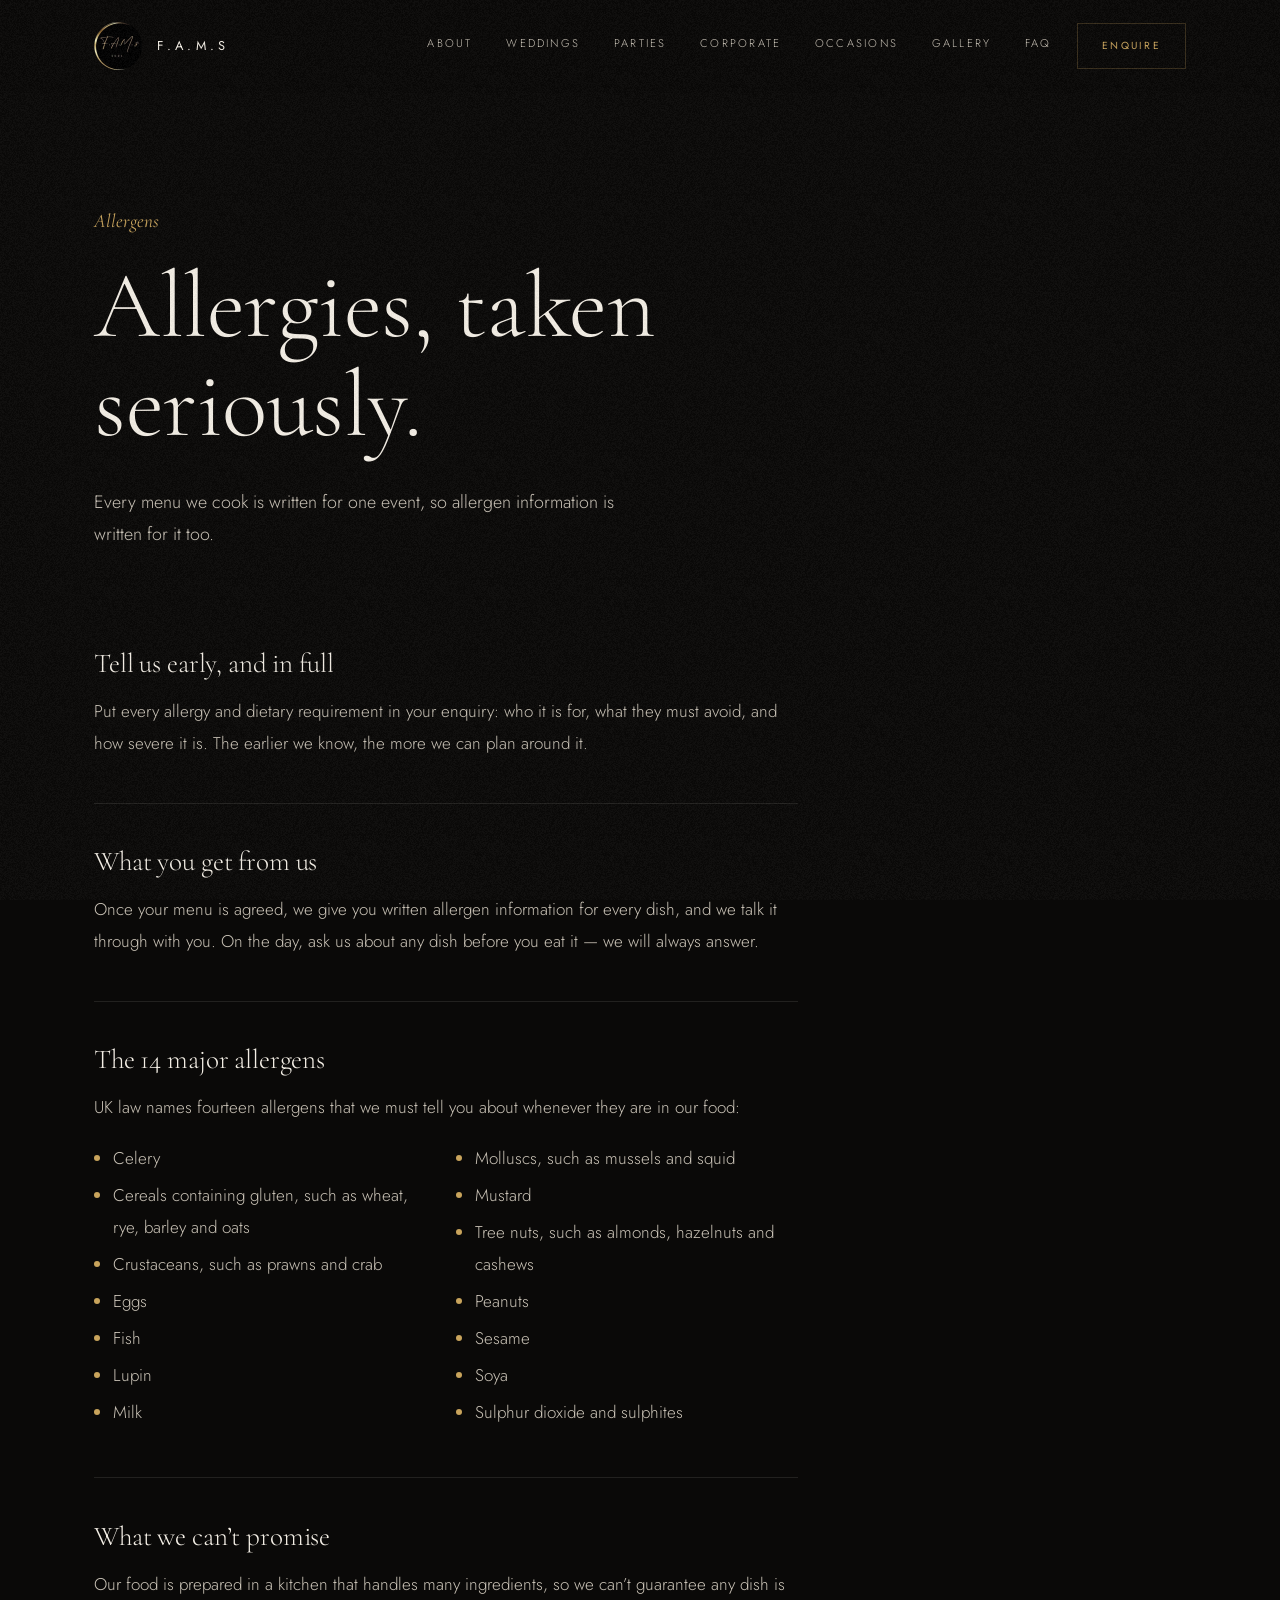
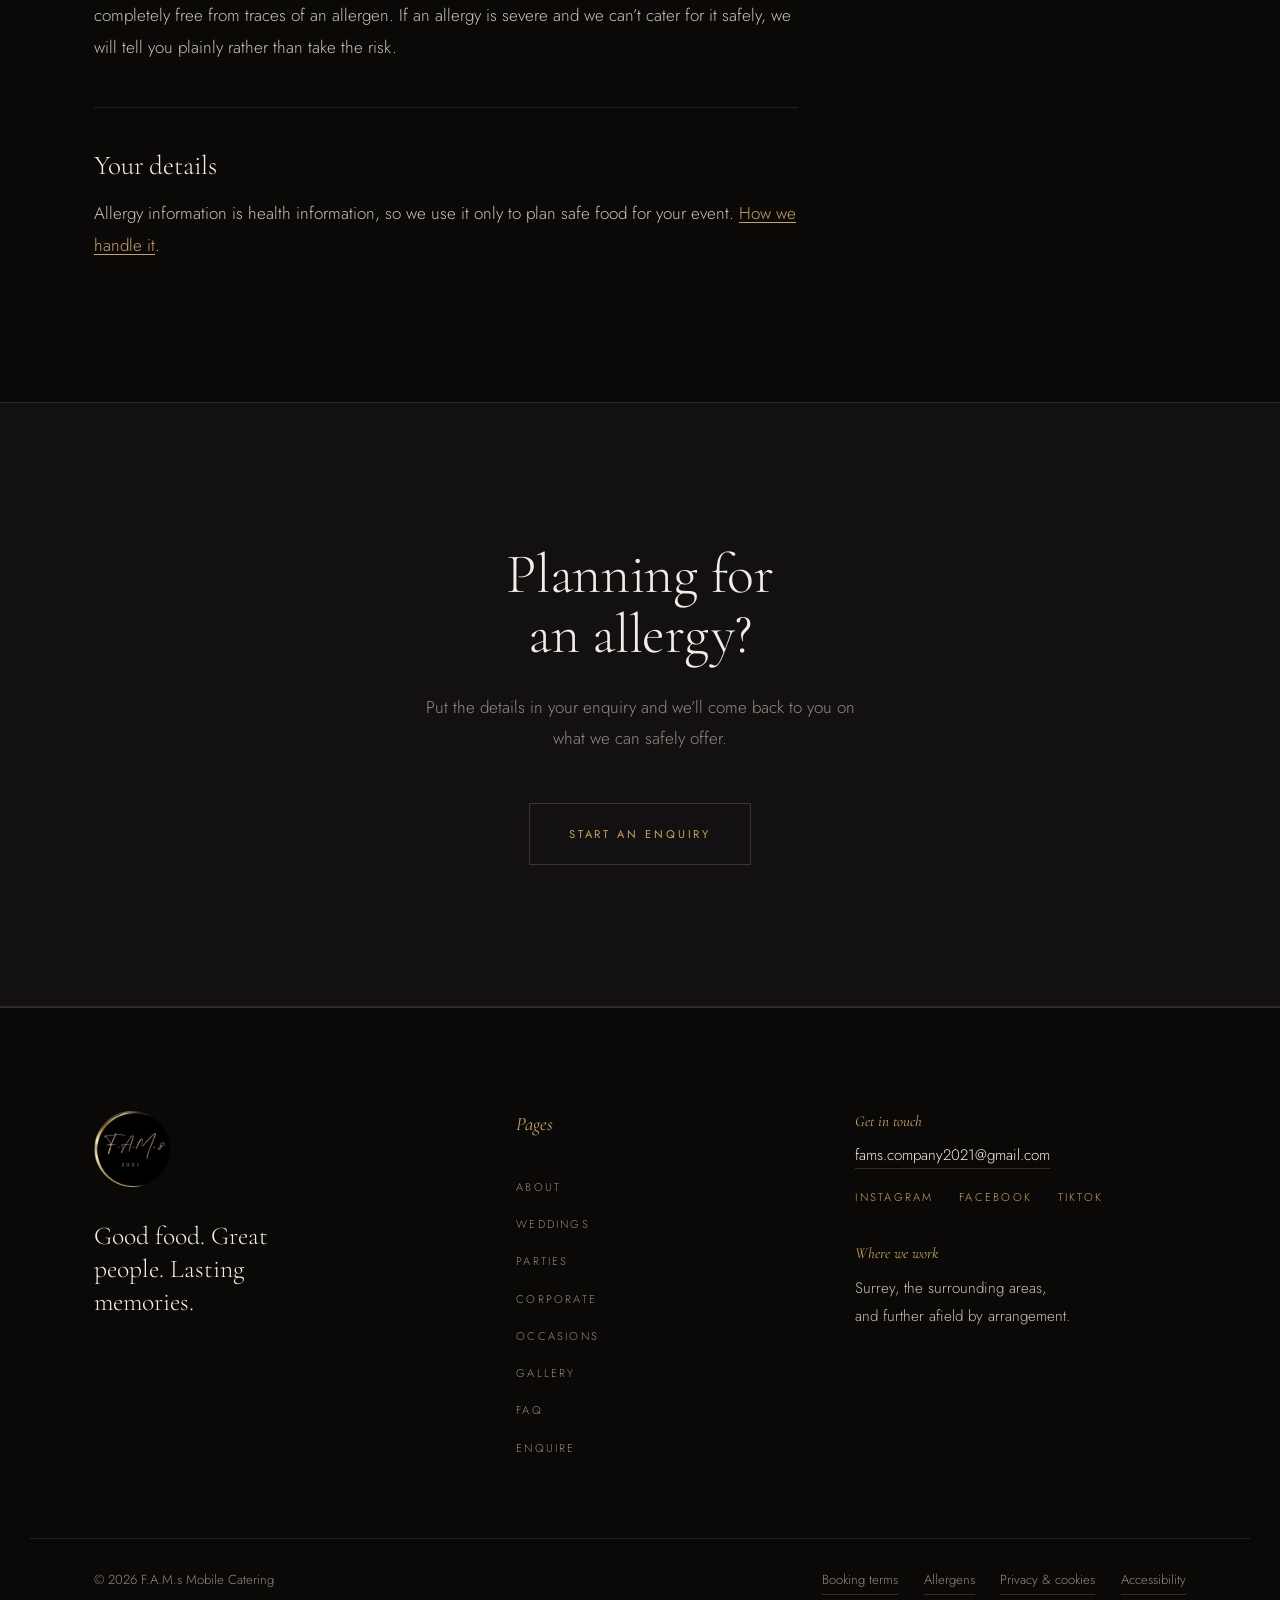
<file: allergens/index.html>
<!doctype html>
<html lang="en-GB">
<head>
<meta charset="utf-8">
<meta name="viewport" content="width=device-width, initial-scale=1">
<title>Allergens &amp; Dietary Requirements | F.A.M.s Mobile Catering</title>
<meta name="description" content="How F.A.M.s Mobile Catering handles allergies and dietary requirements: written information on the 14 major allergens for every dish on your menu.">

<meta property="og:type" content="website">
<meta property="og:site_name" content="F.A.M.s Mobile Catering">
<meta property="og:title" content="Allergens &amp; Dietary Requirements | F.A.M.s Mobile Catering">
<meta property="og:description" content="How F.A.M.s Mobile Catering handles allergies and dietary requirements: written information on the 14 major allergens for every dish on your menu.">
<meta property="og:image" content="../assets/foto/social-preview.webp">
<meta property="og:image:width" content="1200">
<meta property="og:image:height" content="630">
<meta name="twitter:card" content="summary_large_image">
<meta name="theme-color" content="#0a0908">
<link rel="icon" href="../assets/favicon.svg" type="image/svg+xml">
<link rel="manifest" href="../site.webmanifest">
<link rel="preload" href="../assets/fonturi/cormorant-garamond-latin-300-normal.woff2" as="font" type="font/woff2" crossorigin>
<link rel="preload" href="../assets/fonturi/jost-latin-300-normal.woff2" as="font" type="font/woff2" crossorigin>
<link rel="stylesheet" href="../assets/styles.css?v=cf857d8e">
<script type="application/ld+json">{"@context": "https://schema.org", "@type": ["LocalBusiness", "FoodEstablishment"], "@id": "#business", "name": "F.A.M.s Mobile Catering", "alternateName": "F.A.M.s 2021", "description": "Family-run mobile catering for weddings, private parties and corporate events across Surrey.", "foundingDate": "2021", "slogan": "Creating memories", "email": "fams.company2021@gmail.com", "sameAs": ["https://www.instagram.com/fams.company2021", "https://www.facebook.com/share/1DTDHNFWVt/", "https://www.tiktok.com/@fams.company2021"], "founder": [{"@type": "Person", "name": "Florin"}, {"@type": "Person", "name": "Alexandra"}, {"@type": "Person", "name": "Mirela"}, {"@type": "Person", "name": "Sofia"}], "servesCuisine": "Event catering", "areaServed": [{"@type": "AdministrativeArea", "name": "Surrey"}, {"@type": "Country", "name": "United Kingdom"}]}</script>
</head>
<body class="pagina-simpla">
<a class="sari" href="#continut">Skip to content</a>
<header class="antet">
  <div class="container antet__interior">
    <a class="marca" href="../" aria-label="F.A.M.s — home">
      <img src="../assets/foto/fams-mark-96.webp"
           srcset="../assets/foto/fams-mark-96.webp 96w, ../assets/foto/fams-mark-192.webp 192w"
           sizes="46px" width="46" height="46" alt="F.A.M.s" decoding="async">
      <span class="marca__text">F.A.M.s</span>
    </a>
    <nav class="nav" aria-label="Primary"><a href="../about/">About</a><a href="../weddings/">Weddings</a><a href="../private-parties/">Parties</a><a href="../corporate-events/">Corporate</a><a href="../special-occasions/">Occasions</a><a href="../gallery/">Gallery</a><a href="../faq/">FAQ</a></nav>
    <a class="buton buton--mic" href="../contact/">Enquire</a>
    <button class="meniu-buton" type="button" aria-expanded="false"
            aria-controls="meniu" data-meniu>
      <span class="meniu-buton__linii" aria-hidden="true"></span>
      <span class="sr">Menu</span>
    </button>
  </div>
  <nav class="meniu" id="meniu" aria-label="Menu" hidden>
    <div class="container">
      <a href="../about/">About</a><a href="../weddings/">Weddings</a><a href="../private-parties/">Parties</a><a href="../corporate-events/">Corporate</a><a href="../special-occasions/">Occasions</a><a href="../gallery/">Gallery</a><a href="../faq/">FAQ</a>
      <a class="buton" href="../contact/">Enquire</a>
    </div>
  </nav>
</header>
<main id="continut">
<section class="titlu-pagina">
  <div class="container">
    <p class="eticheta">Allergens</p>
    <h1>Allergies, taken<br>seriously.</h1>
    <p class="lede">Every menu we cook is written for one event, so allergen information is written for it too.</p>
  </div>
</section>
<div class="sectiune">
  <div class="container"><div class="text-lung"><section><h2>Tell us early, and in full</h2><p>Put every allergy and dietary requirement in your enquiry: who it is for, what they must avoid, and how severe it is. The earlier we know, the more we can plan around it.</p></section><section><h2>What you get from us</h2><p>Once your menu is agreed, we give you written allergen information for every dish, and we talk it through with you. On the day, ask us about any dish before you eat it — we will always answer.</p></section><section><h2>The 14 major allergens</h2><p>UK law names fourteen allergens that we must tell you about whenever they are in our food:</p><ul><li>Celery</li><li>Cereals containing gluten, such as wheat, rye, barley and oats</li><li>Crustaceans, such as prawns and crab</li><li>Eggs</li><li>Fish</li><li>Lupin</li><li>Milk</li><li>Molluscs, such as mussels and squid</li><li>Mustard</li><li>Tree nuts, such as almonds, hazelnuts and cashews</li><li>Peanuts</li><li>Sesame</li><li>Soya</li><li>Sulphur dioxide and sulphites</li></ul></section><section><h2>What we can’t promise</h2><p>Our food is prepared in a kitchen that handles many ingredients, so we can’t guarantee any dish is completely free from traces of an allergen. If an allergy is severe and we can’t cater for it safely, we will tell you plainly rather than take the risk.</p></section><section><h2>Your details</h2><p>Allergy information is health information, so we use it only to plan safe food for your event. <a href="../privacy/">How we handle it</a>.</p></section></div></div>
</div>
<section class="final">
  <div class="container">
    <h2>Planning for<br>an allergy?</h2>
    <p>Put the details in your enquiry and we’ll come back to you on what we can safely offer.</p>
    <a class="buton" href="../contact/">Start an enquiry</a>
  </div>
</section>
</main>
<footer class="subsol">
  <div class="container subsol__grid">
    <div class="subsol__marca">
      <img src="../assets/foto/fams-mark-192.webp" width="72" height="72"
           alt="" loading="lazy" decoding="async">
      <p class="subsol__slogan">Good food. Great people. Lasting memories.</p>
    </div>
    <nav class="subsol__nav" aria-label="Footer">
      <p class="eticheta">Pages</p>
      <a href="../about/">About</a><a href="../weddings/">Weddings</a><a href="../private-parties/">Parties</a><a href="../corporate-events/">Corporate</a><a href="../special-occasions/">Occasions</a><a href="../gallery/">Gallery</a><a href="../faq/">FAQ</a>
      <a href="../contact/">Enquire</a>
    </nav>
    <div class="subsol__info">
      <p class="eticheta">Get in touch</p>
      <p><a class="subsol__email" href="mailto:fams.company2021@gmail.com">fams.company2021@gmail.com</a></p>
      <p class="subsol__retele"><a href="https://www.instagram.com/fams.company2021" rel="noopener me" target="_blank">Instagram</a><a href="https://www.facebook.com/share/1DTDHNFWVt/" rel="noopener me" target="_blank">Facebook</a><a href="https://www.tiktok.com/@fams.company2021" rel="noopener me" target="_blank">TikTok</a></p>
      <p class="eticheta">Where we work</p>
      <p>Surrey, the surrounding areas,<br>and further afield by arrangement.</p>
    </div>
  </div>
  <div class="container subsol__jos">
    <p>&copy; 2026 F.A.M.s Mobile Catering</p>
    <p class="subsol__legal"><a href="../booking-terms/">Booking terms</a>
      <a href="../allergens/">Allergens</a>
      <a href="../privacy/">Privacy &amp; cookies</a>
      <a href="../accessibility/">Accessibility</a></p>
  </div>
</footer>
<script src="../assets/site.js?v=3d418862" defer></script>
</body>
</html>
</file>
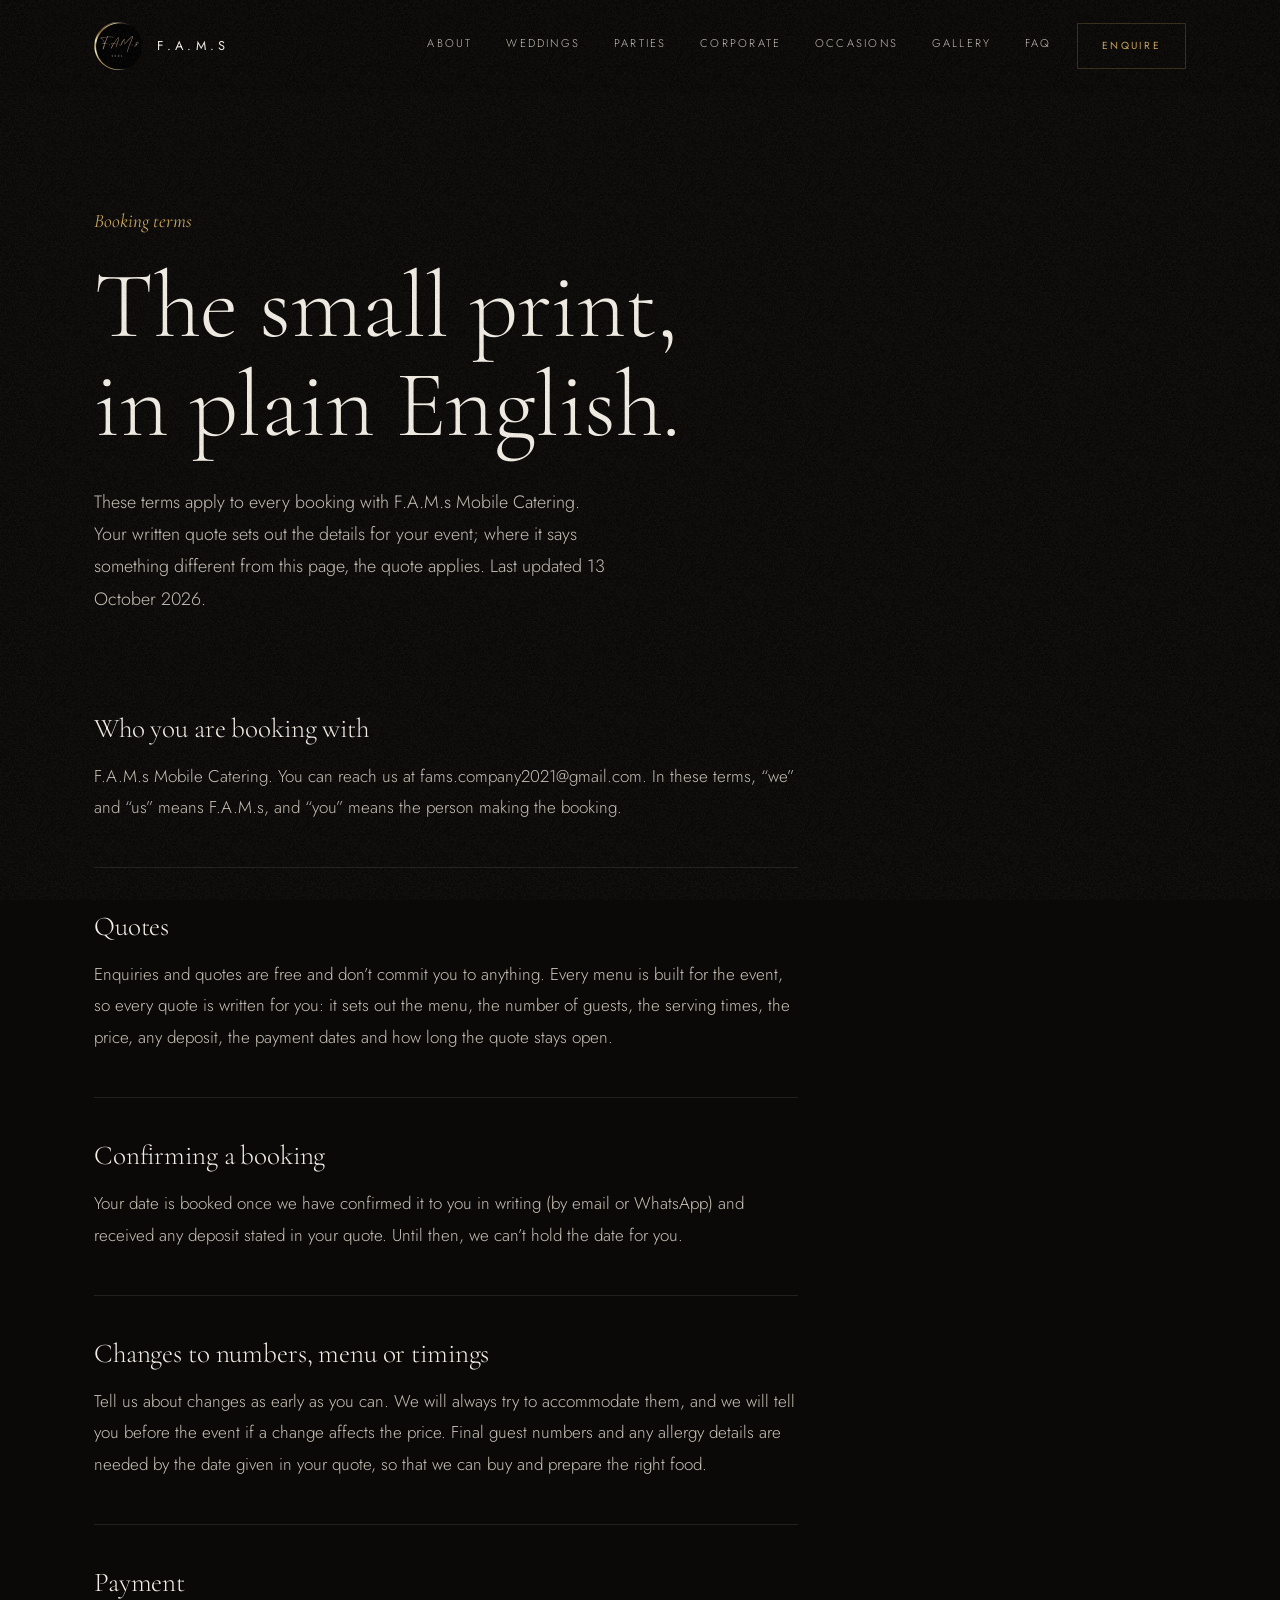
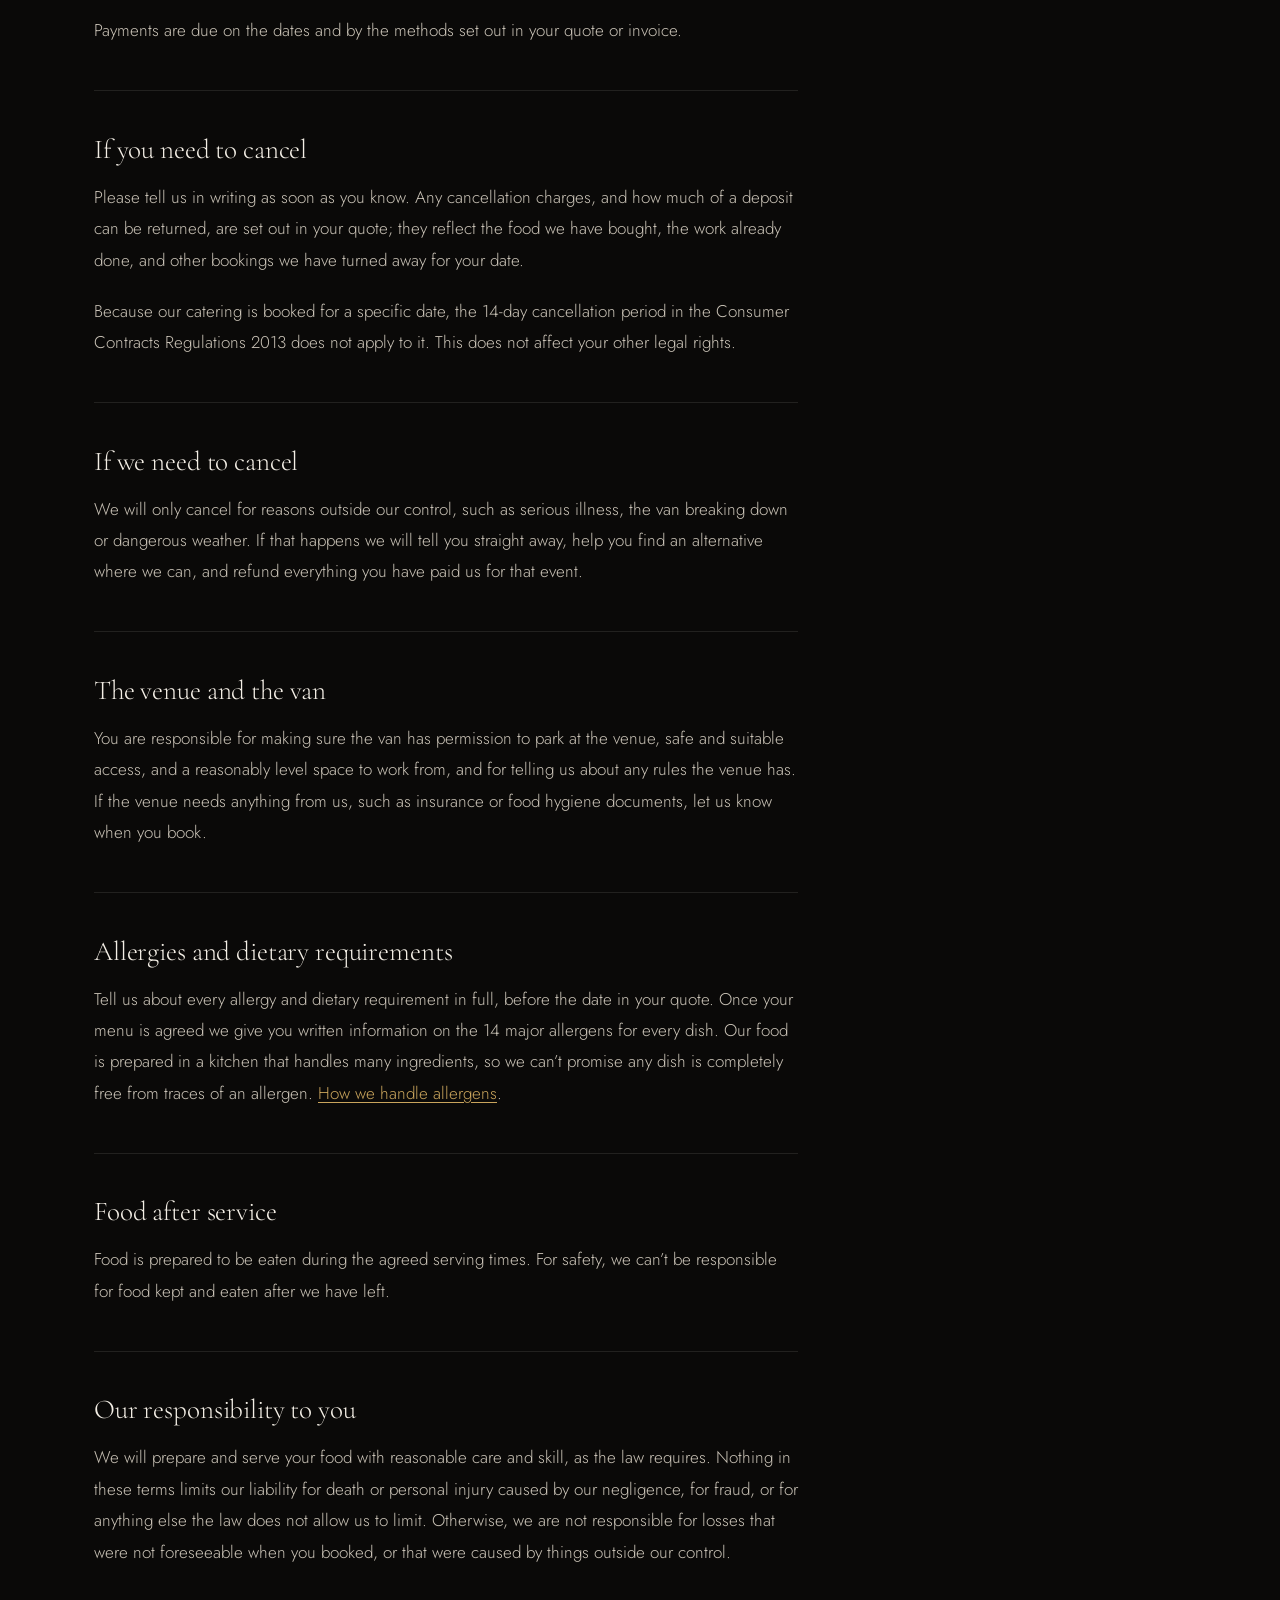
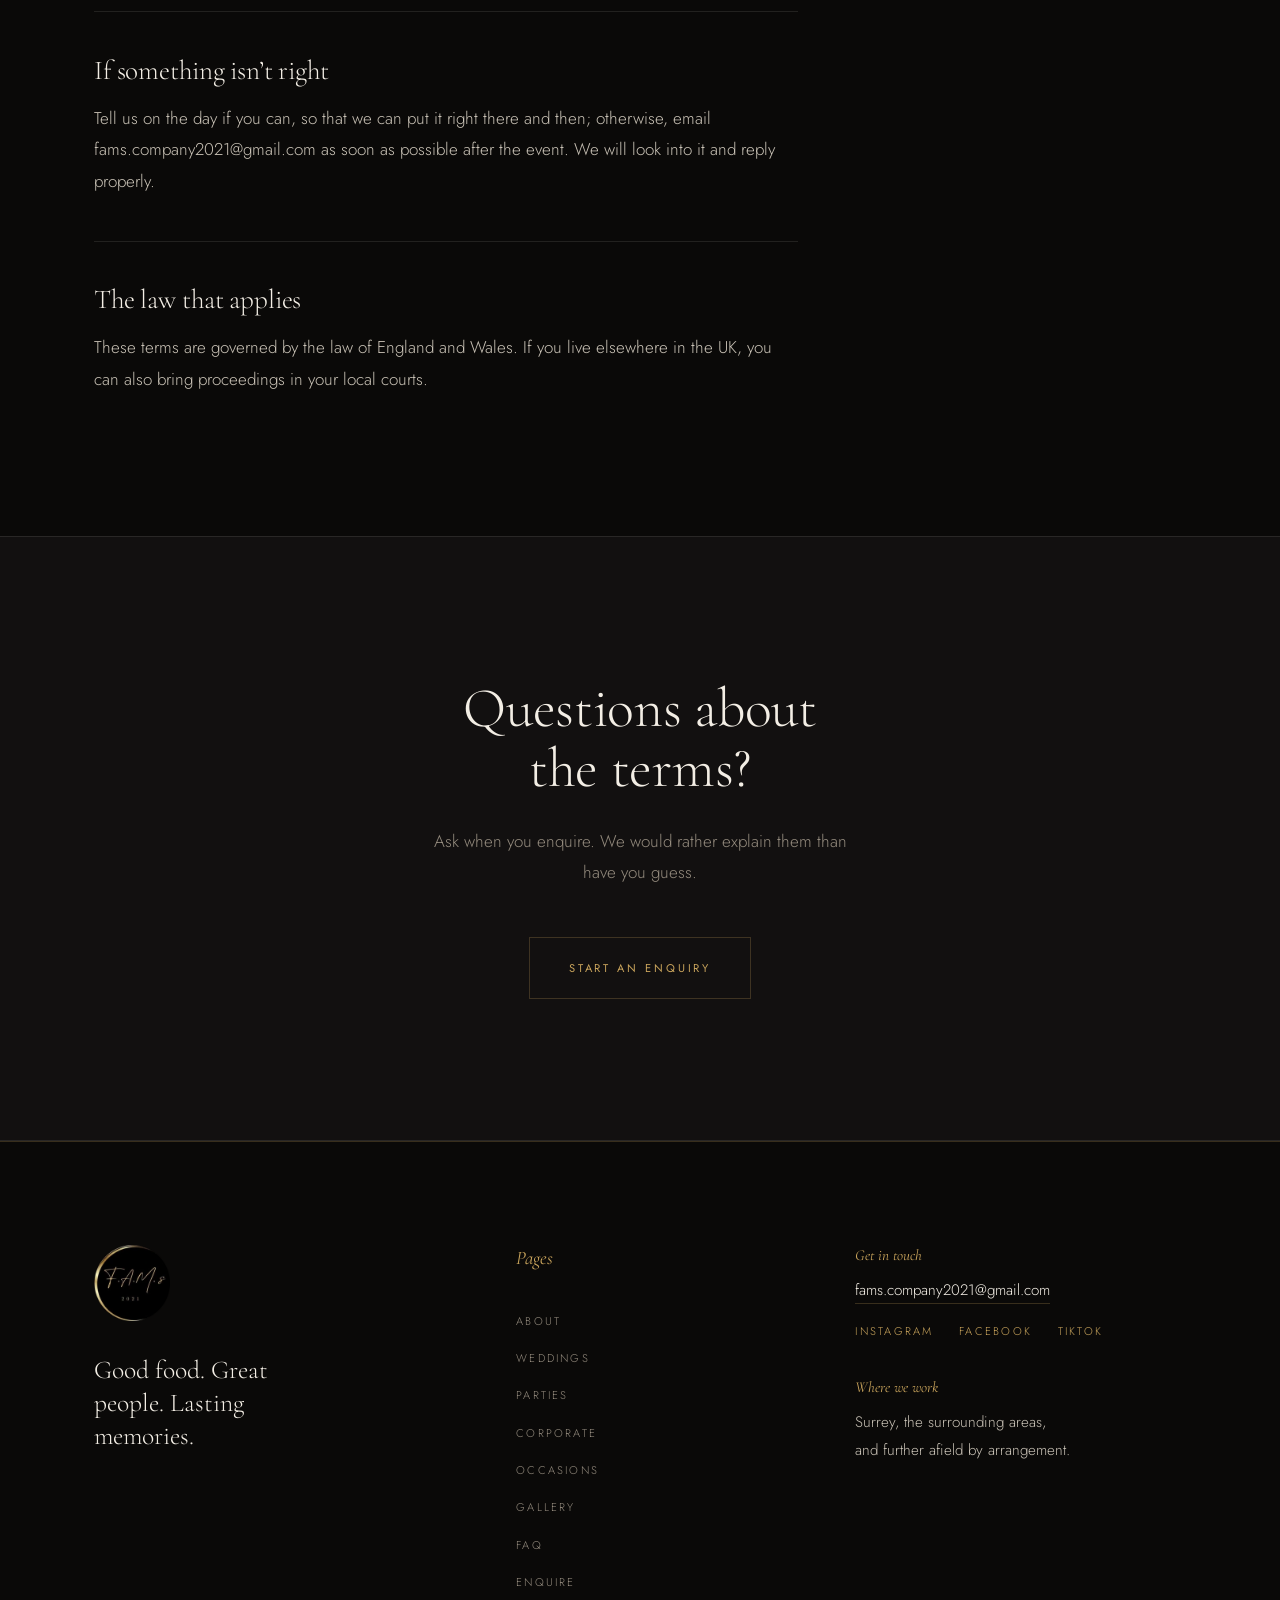
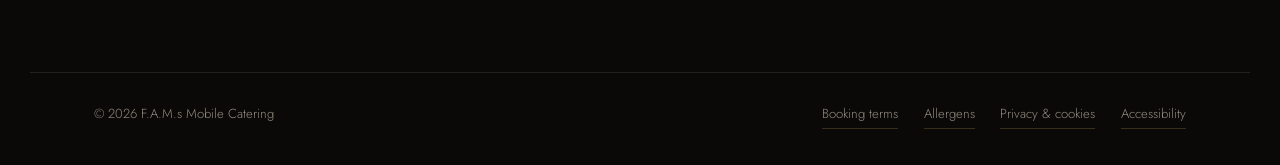
<file: booking-terms/index.html>
<!doctype html>
<html lang="en-GB">
<head>
<meta charset="utf-8">
<meta name="viewport" content="width=device-width, initial-scale=1">
<title>Booking Terms | F.A.M.s Mobile Catering</title>
<meta name="description" content="The terms on which F.A.M.s Mobile Catering takes bookings: quotes, deposits, changes, cancellations, allergies and access for the van.">

<meta property="og:type" content="website">
<meta property="og:site_name" content="F.A.M.s Mobile Catering">
<meta property="og:title" content="Booking Terms | F.A.M.s Mobile Catering">
<meta property="og:description" content="The terms on which F.A.M.s Mobile Catering takes bookings: quotes, deposits, changes, cancellations, allergies and access for the van.">
<meta property="og:image" content="../assets/foto/social-preview.webp">
<meta property="og:image:width" content="1200">
<meta property="og:image:height" content="630">
<meta name="twitter:card" content="summary_large_image">
<meta name="theme-color" content="#0a0908">
<link rel="icon" href="../assets/favicon.svg" type="image/svg+xml">
<link rel="manifest" href="../site.webmanifest">
<link rel="preload" href="../assets/fonturi/cormorant-garamond-latin-300-normal.woff2" as="font" type="font/woff2" crossorigin>
<link rel="preload" href="../assets/fonturi/jost-latin-300-normal.woff2" as="font" type="font/woff2" crossorigin>
<link rel="stylesheet" href="../assets/styles.css?v=cf857d8e">
<script type="application/ld+json">{"@context": "https://schema.org", "@type": ["LocalBusiness", "FoodEstablishment"], "@id": "#business", "name": "F.A.M.s Mobile Catering", "alternateName": "F.A.M.s 2021", "description": "Family-run mobile catering for weddings, private parties and corporate events across Surrey.", "foundingDate": "2021", "slogan": "Creating memories", "email": "fams.company2021@gmail.com", "sameAs": ["https://www.instagram.com/fams.company2021", "https://www.facebook.com/share/1DTDHNFWVt/", "https://www.tiktok.com/@fams.company2021"], "founder": [{"@type": "Person", "name": "Florin"}, {"@type": "Person", "name": "Alexandra"}, {"@type": "Person", "name": "Mirela"}, {"@type": "Person", "name": "Sofia"}], "servesCuisine": "Event catering", "areaServed": [{"@type": "AdministrativeArea", "name": "Surrey"}, {"@type": "Country", "name": "United Kingdom"}]}</script>
</head>
<body class="pagina-simpla">
<a class="sari" href="#continut">Skip to content</a>
<header class="antet">
  <div class="container antet__interior">
    <a class="marca" href="../" aria-label="F.A.M.s — home">
      <img src="../assets/foto/fams-mark-96.webp"
           srcset="../assets/foto/fams-mark-96.webp 96w, ../assets/foto/fams-mark-192.webp 192w"
           sizes="46px" width="46" height="46" alt="F.A.M.s" decoding="async">
      <span class="marca__text">F.A.M.s</span>
    </a>
    <nav class="nav" aria-label="Primary"><a href="../about/">About</a><a href="../weddings/">Weddings</a><a href="../private-parties/">Parties</a><a href="../corporate-events/">Corporate</a><a href="../special-occasions/">Occasions</a><a href="../gallery/">Gallery</a><a href="../faq/">FAQ</a></nav>
    <a class="buton buton--mic" href="../contact/">Enquire</a>
    <button class="meniu-buton" type="button" aria-expanded="false"
            aria-controls="meniu" data-meniu>
      <span class="meniu-buton__linii" aria-hidden="true"></span>
      <span class="sr">Menu</span>
    </button>
  </div>
  <nav class="meniu" id="meniu" aria-label="Menu" hidden>
    <div class="container">
      <a href="../about/">About</a><a href="../weddings/">Weddings</a><a href="../private-parties/">Parties</a><a href="../corporate-events/">Corporate</a><a href="../special-occasions/">Occasions</a><a href="../gallery/">Gallery</a><a href="../faq/">FAQ</a>
      <a class="buton" href="../contact/">Enquire</a>
    </div>
  </nav>
</header>
<main id="continut">
<section class="titlu-pagina">
  <div class="container">
    <p class="eticheta">Booking terms</p>
    <h1>The small print,<br>in plain English.</h1>
    <p class="lede">These terms apply to every booking with F.A.M.s Mobile Catering. Your written quote sets out the details for your event; where it says something different from this page, the quote applies. Last updated 13 October 2026.</p>
  </div>
</section>
<div class="sectiune">
  <div class="container"><div class="text-lung"><section><h2>Who you are booking with</h2><p>F.A.M.s Mobile Catering. You can reach us at fams.company2021@gmail.com. In these terms, “we” and “us” means F.A.M.s, and “you” means the person making the booking.</p></section><section><h2>Quotes</h2><p>Enquiries and quotes are free and don’t commit you to anything. Every menu is built for the event, so every quote is written for you: it sets out the menu, the number of guests, the serving times, the price, any deposit, the payment dates and how long the quote stays open.</p></section><section><h2>Confirming a booking</h2><p>Your date is booked once we have confirmed it to you in writing (by email or WhatsApp) and received any deposit stated in your quote. Until then, we can’t hold the date for you.</p></section><section><h2>Changes to numbers, menu or timings</h2><p>Tell us about changes as early as you can. We will always try to accommodate them, and we will tell you before the event if a change affects the price. Final guest numbers and any allergy details are needed by the date given in your quote, so that we can buy and prepare the right food.</p></section><section><h2>Payment</h2><p>Payments are due on the dates and by the methods set out in your quote or invoice.</p></section><section><h2>If you need to cancel</h2><p>Please tell us in writing as soon as you know. Any cancellation charges, and how much of a deposit can be returned, are set out in your quote; they reflect the food we have bought, the work already done, and other bookings we have turned away for your date.</p><p>Because our catering is booked for a specific date, the 14-day cancellation period in the Consumer Contracts Regulations 2013 does not apply to it. This does not affect your other legal rights.</p></section><section><h2>If we need to cancel</h2><p>We will only cancel for reasons outside our control, such as serious illness, the van breaking down or dangerous weather. If that happens we will tell you straight away, help you find an alternative where we can, and refund everything you have paid us for that event.</p></section><section><h2>The venue and the van</h2><p>You are responsible for making sure the van has permission to park at the venue, safe and suitable access, and a reasonably level space to work from, and for telling us about any rules the venue has. If the venue needs anything from us, such as insurance or food hygiene documents, let us know when you book.</p></section><section><h2>Allergies and dietary requirements</h2><p>Tell us about every allergy and dietary requirement in full, before the date in your quote. Once your menu is agreed we give you written information on the 14 major allergens for every dish. Our food is prepared in a kitchen that handles many ingredients, so we can’t promise any dish is completely free from traces of an allergen. <a href="../allergens/">How we handle allergens</a>.</p></section><section><h2>Food after service</h2><p>Food is prepared to be eaten during the agreed serving times. For safety, we can’t be responsible for food kept and eaten after we have left.</p></section><section><h2>Our responsibility to you</h2><p>We will prepare and serve your food with reasonable care and skill, as the law requires. Nothing in these terms limits our liability for death or personal injury caused by our negligence, for fraud, or for anything else the law does not allow us to limit. Otherwise, we are not responsible for losses that were not foreseeable when you booked, or that were caused by things outside our control.</p></section><section><h2>If something isn’t right</h2><p>Tell us on the day if you can, so that we can put it right there and then; otherwise, email fams.company2021@gmail.com as soon as possible after the event. We will look into it and reply properly.</p></section><section><h2>The law that applies</h2><p>These terms are governed by the law of England and Wales. If you live elsewhere in the UK, you can also bring proceedings in your local courts.</p></section></div></div>
</div>
<section class="final">
  <div class="container">
    <h2>Questions about<br>the terms?</h2>
    <p>Ask when you enquire. We would rather explain them than have you guess.</p>
    <a class="buton" href="../contact/">Start an enquiry</a>
  </div>
</section>
</main>
<footer class="subsol">
  <div class="container subsol__grid">
    <div class="subsol__marca">
      <img src="../assets/foto/fams-mark-192.webp" width="72" height="72"
           alt="" loading="lazy" decoding="async">
      <p class="subsol__slogan">Good food. Great people. Lasting memories.</p>
    </div>
    <nav class="subsol__nav" aria-label="Footer">
      <p class="eticheta">Pages</p>
      <a href="../about/">About</a><a href="../weddings/">Weddings</a><a href="../private-parties/">Parties</a><a href="../corporate-events/">Corporate</a><a href="../special-occasions/">Occasions</a><a href="../gallery/">Gallery</a><a href="../faq/">FAQ</a>
      <a href="../contact/">Enquire</a>
    </nav>
    <div class="subsol__info">
      <p class="eticheta">Get in touch</p>
      <p><a class="subsol__email" href="mailto:fams.company2021@gmail.com">fams.company2021@gmail.com</a></p>
      <p class="subsol__retele"><a href="https://www.instagram.com/fams.company2021" rel="noopener me" target="_blank">Instagram</a><a href="https://www.facebook.com/share/1DTDHNFWVt/" rel="noopener me" target="_blank">Facebook</a><a href="https://www.tiktok.com/@fams.company2021" rel="noopener me" target="_blank">TikTok</a></p>
      <p class="eticheta">Where we work</p>
      <p>Surrey, the surrounding areas,<br>and further afield by arrangement.</p>
    </div>
  </div>
  <div class="container subsol__jos">
    <p>&copy; 2026 F.A.M.s Mobile Catering</p>
    <p class="subsol__legal"><a href="../booking-terms/">Booking terms</a>
      <a href="../allergens/">Allergens</a>
      <a href="../privacy/">Privacy &amp; cookies</a>
      <a href="../accessibility/">Accessibility</a></p>
  </div>
</footer>
<script src="../assets/site.js?v=3d418862" defer></script>
</body>
</html>
</file>
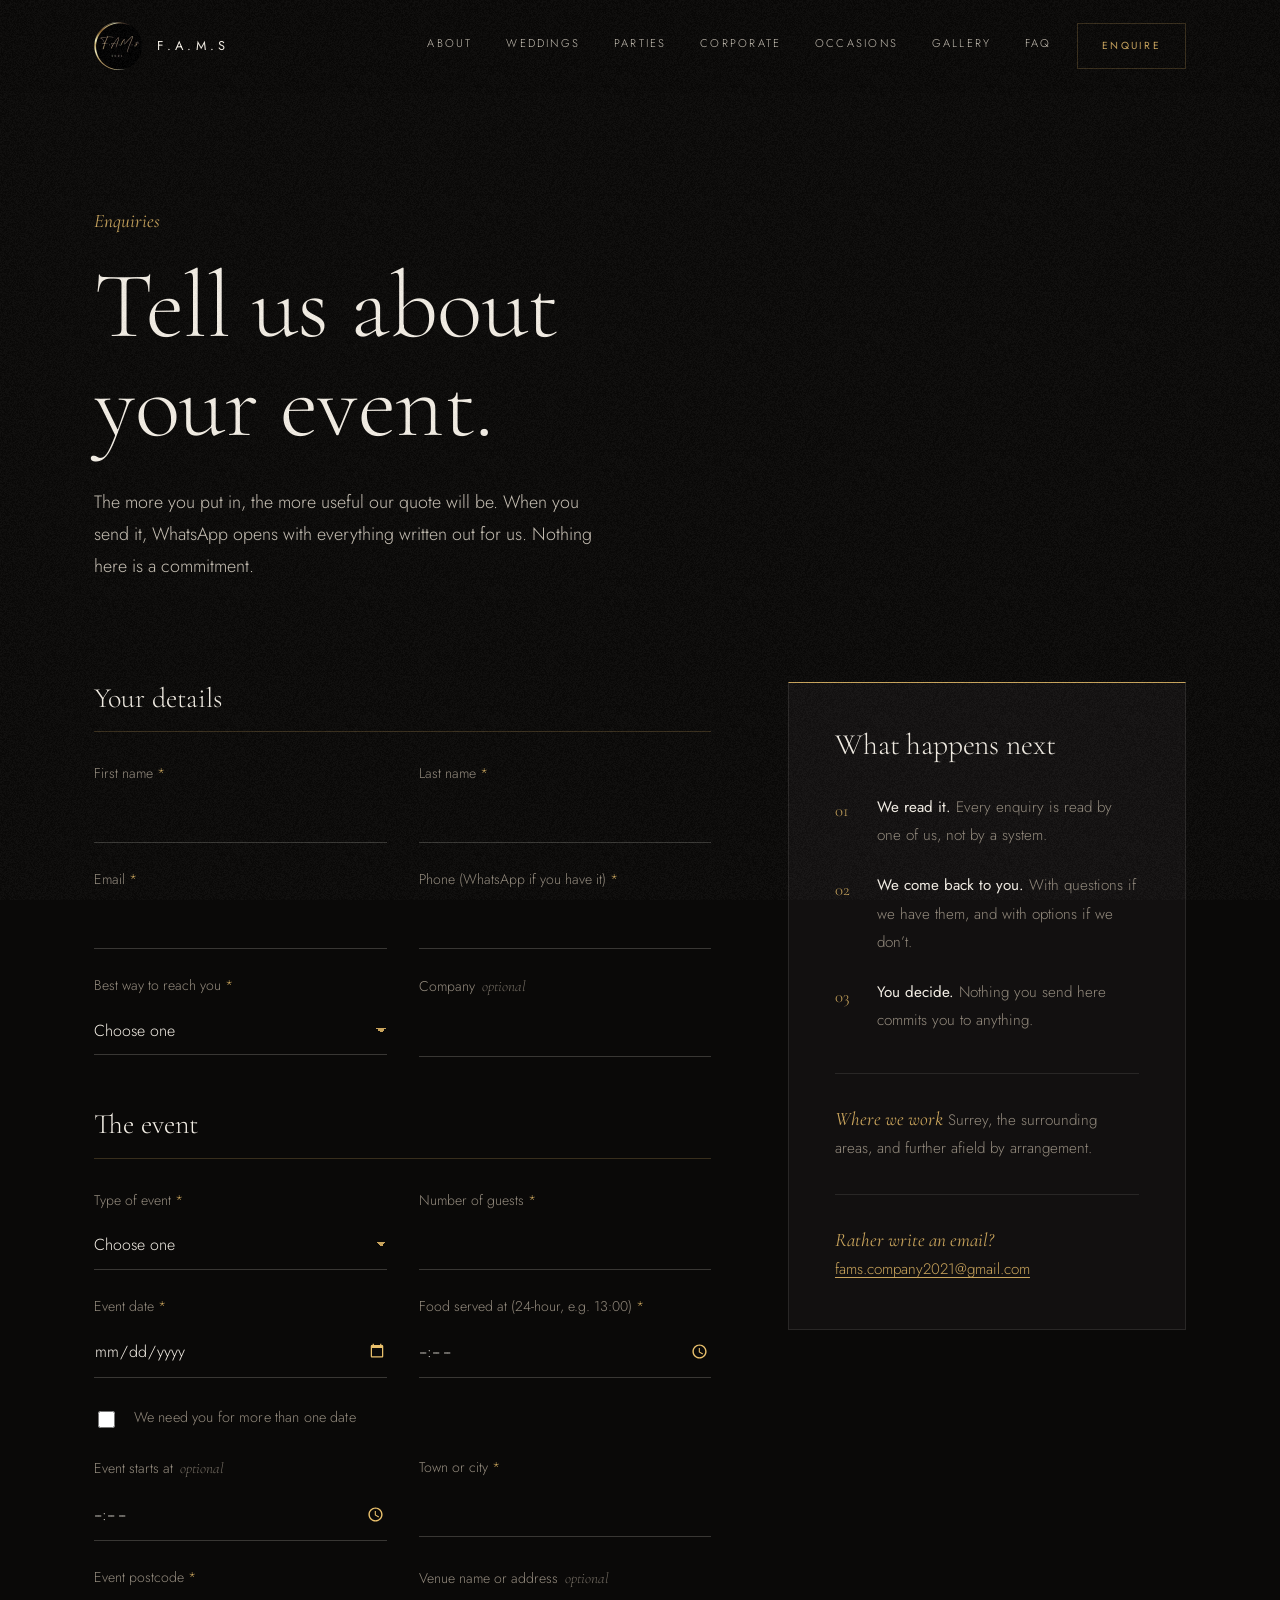
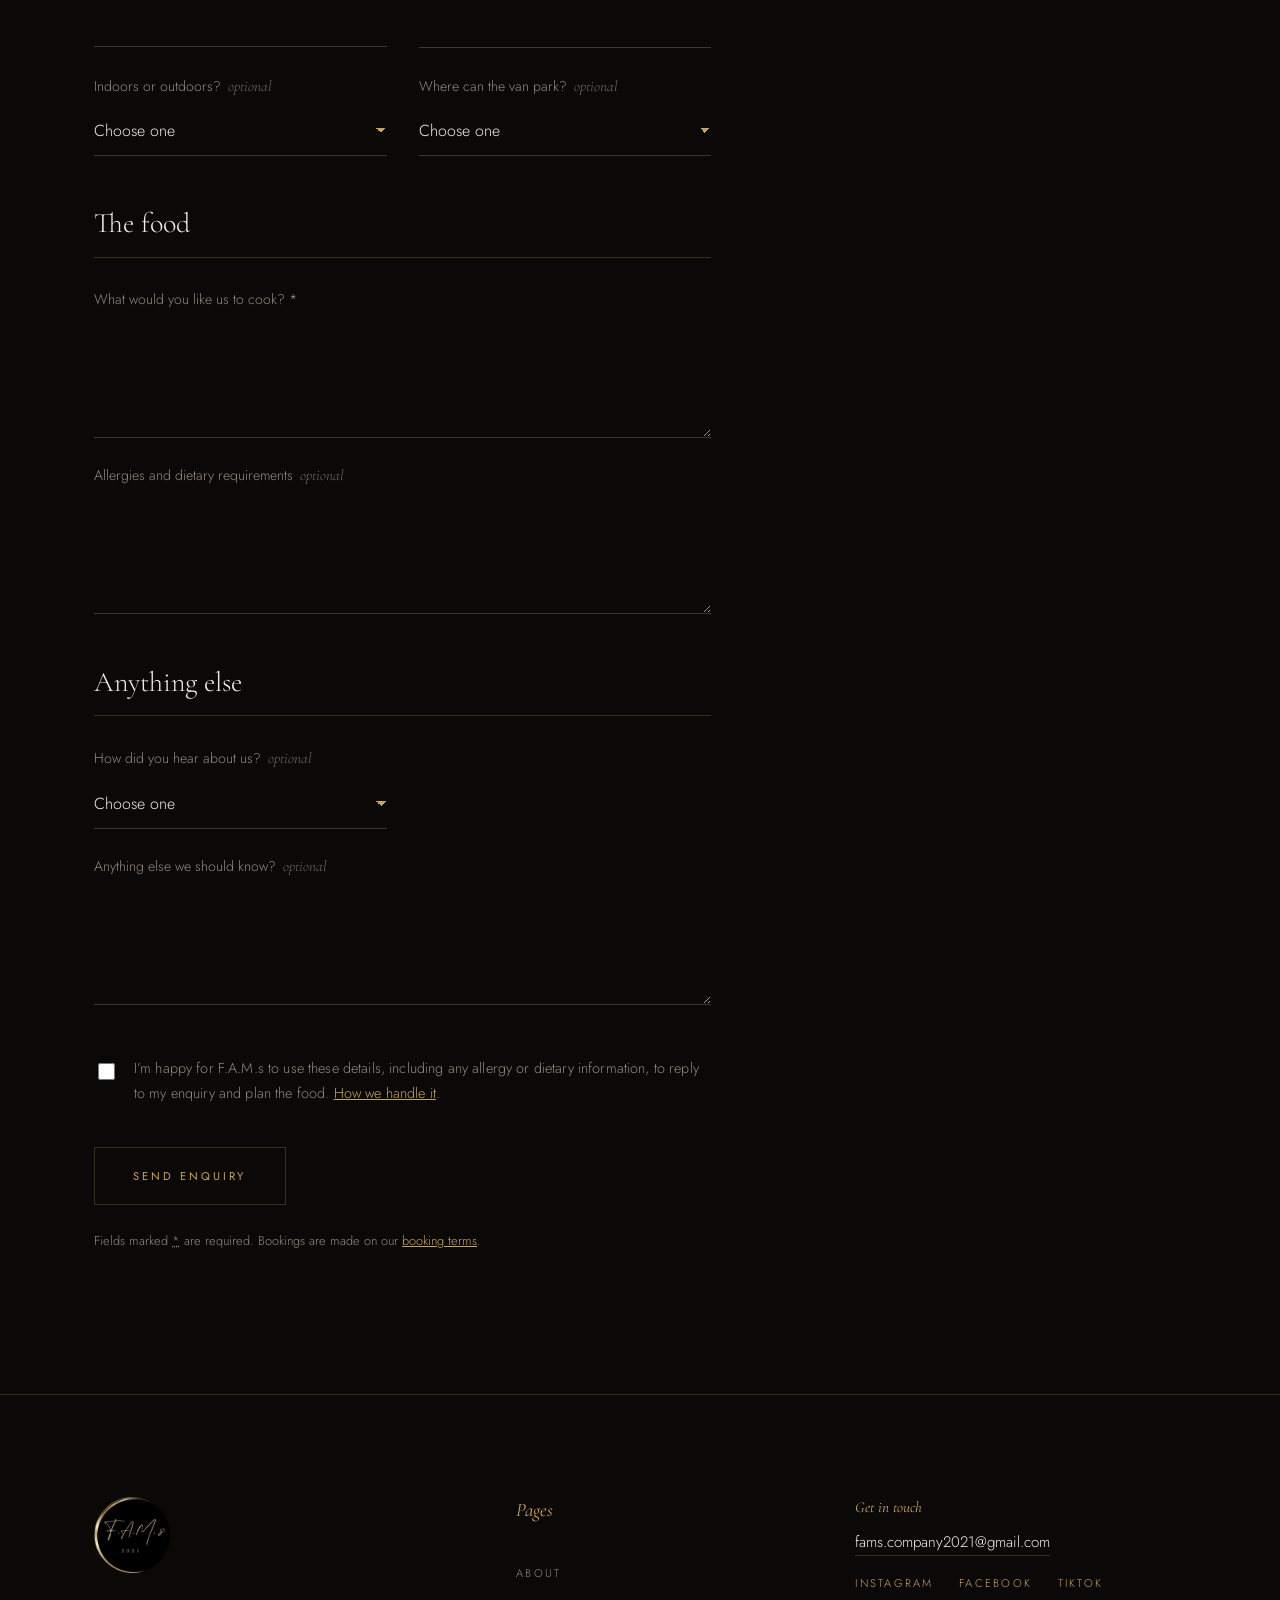
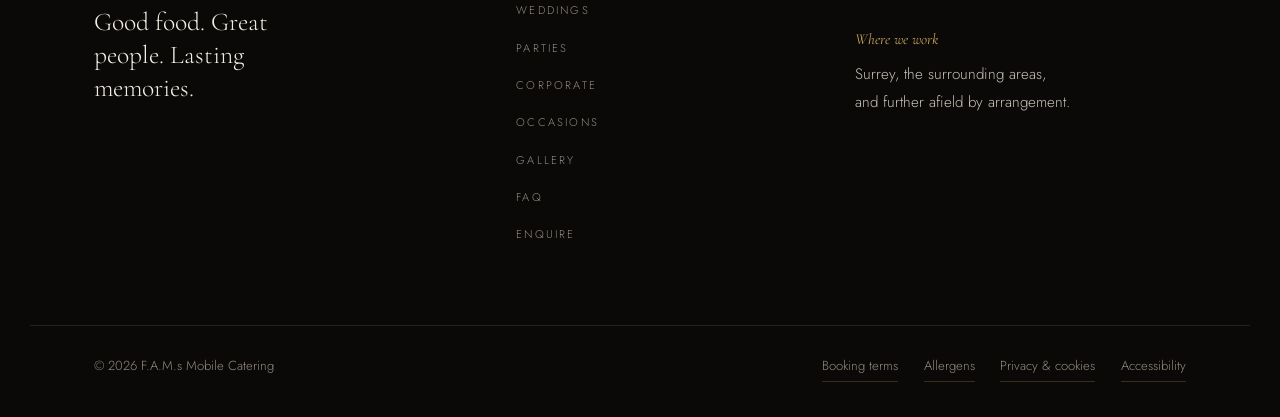
<file: contact/index.html>
<!doctype html>
<html lang="en-GB">
<head>
<meta charset="utf-8">
<meta name="viewport" content="width=device-width, initial-scale=1">
<title>Get a Quote | F.A.M.s Mobile Catering</title>
<meta name="description" content="Tell us about your event — date, location, guest numbers and what you have in mind — and we will come back to you with a quote.">

<meta property="og:type" content="website">
<meta property="og:site_name" content="F.A.M.s Mobile Catering">
<meta property="og:title" content="Get a Quote | F.A.M.s Mobile Catering">
<meta property="og:description" content="Tell us about your event — date, location, guest numbers and what you have in mind — and we will come back to you with a quote.">
<meta property="og:image" content="../assets/foto/social-preview.webp">
<meta property="og:image:width" content="1200">
<meta property="og:image:height" content="630">
<meta name="twitter:card" content="summary_large_image">
<meta name="theme-color" content="#0a0908">
<link rel="icon" href="../assets/favicon.svg" type="image/svg+xml">
<link rel="manifest" href="../site.webmanifest">
<link rel="preload" href="../assets/fonturi/cormorant-garamond-latin-300-normal.woff2" as="font" type="font/woff2" crossorigin>
<link rel="preload" href="../assets/fonturi/jost-latin-300-normal.woff2" as="font" type="font/woff2" crossorigin>
<link rel="stylesheet" href="../assets/styles.css?v=cf857d8e">
<script type="application/ld+json">{"@context": "https://schema.org", "@type": ["LocalBusiness", "FoodEstablishment"], "@id": "#business", "name": "F.A.M.s Mobile Catering", "alternateName": "F.A.M.s 2021", "description": "Family-run mobile catering for weddings, private parties and corporate events across Surrey.", "foundingDate": "2021", "slogan": "Creating memories", "email": "fams.company2021@gmail.com", "sameAs": ["https://www.instagram.com/fams.company2021", "https://www.facebook.com/share/1DTDHNFWVt/", "https://www.tiktok.com/@fams.company2021"], "founder": [{"@type": "Person", "name": "Florin"}, {"@type": "Person", "name": "Alexandra"}, {"@type": "Person", "name": "Mirela"}, {"@type": "Person", "name": "Sofia"}], "servesCuisine": "Event catering", "areaServed": [{"@type": "AdministrativeArea", "name": "Surrey"}, {"@type": "Country", "name": "United Kingdom"}]}</script>
</head>
<body class="pagina-simpla">
<a class="sari" href="#continut">Skip to content</a>
<header class="antet">
  <div class="container antet__interior">
    <a class="marca" href="../" aria-label="F.A.M.s — home">
      <img src="../assets/foto/fams-mark-96.webp"
           srcset="../assets/foto/fams-mark-96.webp 96w, ../assets/foto/fams-mark-192.webp 192w"
           sizes="46px" width="46" height="46" alt="F.A.M.s" decoding="async">
      <span class="marca__text">F.A.M.s</span>
    </a>
    <nav class="nav" aria-label="Primary"><a href="../about/">About</a><a href="../weddings/">Weddings</a><a href="../private-parties/">Parties</a><a href="../corporate-events/">Corporate</a><a href="../special-occasions/">Occasions</a><a href="../gallery/">Gallery</a><a href="../faq/">FAQ</a></nav>
    <a class="buton buton--mic" href="../contact/">Enquire</a>
    <button class="meniu-buton" type="button" aria-expanded="false"
            aria-controls="meniu" data-meniu>
      <span class="meniu-buton__linii" aria-hidden="true"></span>
      <span class="sr">Menu</span>
    </button>
  </div>
  <nav class="meniu" id="meniu" aria-label="Menu" hidden>
    <div class="container">
      <a href="../about/">About</a><a href="../weddings/">Weddings</a><a href="../private-parties/">Parties</a><a href="../corporate-events/">Corporate</a><a href="../special-occasions/">Occasions</a><a href="../gallery/">Gallery</a><a href="../faq/">FAQ</a>
      <a class="buton" href="../contact/">Enquire</a>
    </div>
  </nav>
</header>
<main id="continut">
<section class="titlu-pagina">
  <div class="container">
    <p class="eticheta">Enquiries</p>
    <h1>Tell us about<br>your event.</h1>
    <p class="lede">The more you put in, the more useful our quote will be. When you send it, WhatsApp opens with everything written out for us. Nothing here is a commitment.</p>
  </div>
</section>
<section class="sectiune">
  <div class="container formular-grid">
    <form class="formular" name="quote" method="POST" action="../thank-you/"
          data-netlify="true" netlify-honeypot="bot-field"
          data-whatsapp="447944643757">
      <input type="hidden" name="form-name" value="quote">
      <p class="ascuns"><label>Leave this empty: <input name="bot-field"></label></p>
      <fieldset><legend>Your details</legend><div class="campuri"><p class="camp"><label for="first-name">First name <abbr title="required">*</abbr></label><input id="first-name" name="first-name" type="text" required aria-required="true"></p><p class="camp"><label for="last-name">Last name <abbr title="required">*</abbr></label><input id="last-name" name="last-name" type="text" required aria-required="true"></p><p class="camp"><label for="email">Email <abbr title="required">*</abbr></label><input id="email" name="email" type="email" required aria-required="true"></p><p class="camp"><label for="phone">Phone (WhatsApp if you have it) <abbr title="required">*</abbr></label><input id="phone" name="phone" type="tel" required aria-required="true"></p><p class="camp"><label for="contact-by">Best way to reach you <abbr title="required">*</abbr></label><select id="contact-by" name="contact-by" required aria-required="true"><option value="" disabled selected>Choose one</option><option value="WhatsApp">WhatsApp</option><option value="Email">Email</option><option value="Either">Either</option></select></p><p class="camp"><label for="company">Company <span class="optional">optional</span></label><input id="company" name="company" type="text"></p></div></fieldset>
      <fieldset><legend>The event</legend><div class="campuri"><p class="camp"><label for="event-type">Type of event <abbr title="required">*</abbr></label><select id="event-type" name="event-type" required aria-required="true"><option value="" disabled selected>Choose one</option><option value="Wedding breakfast">Wedding breakfast</option><option value="Wedding reception">Wedding reception</option><option value="Wedding anniversary">Wedding anniversary</option><option value="Birthday party">Birthday party</option><option value="Private party">Private party</option><option value="Christening">Christening</option><option value="Bar or Bat Mitzvah">Bar or Bat Mitzvah</option><option value="Charity event">Charity event</option><option value="Company event">Company event</option><option value="Company trade day">Company trade day</option><option value="Construction site">Construction site</option><option value="Film or TV shoot">Film or TV shoot</option><option value="Public event">Public event</option><option value="School event">School event</option><option value="Student or university event">Student or university event</option><option value="Race night">Race night</option><option value="Funeral or wake">Funeral or wake</option><option value="Other">Other</option></select></p><p class="camp"><label for="guests">Number of guests <abbr title="required">*</abbr></label><input id="guests" name="guests" type="number" min="1" required aria-required="true"></p><p class="camp"><label for="date">Event date <abbr title="required">*</abbr></label><input id="date" name="date" type="date" required aria-required="true"></p><p class="camp"><label for="serving-time">Food served at (24-hour, e.g. 13:00) <abbr title="required">*</abbr></label><input id="serving-time" name="serving-time" type="time" required aria-required="true"></p><p class="camp camp--lat camp--bifa"><label><input id="more-dates" name="more-dates" type="checkbox" value="Yes"><span>We need you for more than one date</span></label></p><p class="camp"><label for="start-time">Event starts at <span class="optional">optional</span></label><input id="start-time" name="start-time" type="time"></p><p class="camp"><label for="town">Town or city <abbr title="required">*</abbr></label><input id="town" name="town" type="text" required aria-required="true"></p><p class="camp"><label for="postcode">Event postcode <abbr title="required">*</abbr></label><input id="postcode" name="postcode" type="text" required aria-required="true"></p><p class="camp"><label for="venue">Venue name or address <span class="optional">optional</span></label><input id="venue" name="venue" type="text"></p><p class="camp"><label for="setting">Indoors or outdoors? <span class="optional">optional</span></label><select id="setting" name="setting"><option value="" disabled selected>Choose one</option><option value="Indoors">Indoors</option><option value="Outdoors">Outdoors</option><option value="Both">Both</option><option value="Not sure yet">Not sure yet</option></select></p><p class="camp"><label for="access">Where can the van park? <span class="optional">optional</span></label><select id="access" name="access"><option value="" disabled selected>Choose one</option><option value="Right by the guests">Right by the guests</option><option value="A short walk away">A short walk away</option><option value="Not sure yet">Not sure yet</option></select></p></div></fieldset>
      <fieldset><legend>The food</legend><div class="campuri"><p class="camp camp--lat"><label for="menu">What would you like us to cook? <abbr title="required">*</abbr></label><textarea id="menu" name="menu" rows="4" required aria-required="true"></textarea></p><p class="camp camp--lat"><label for="dietary">Allergies and dietary requirements <span class="optional">optional</span></label><textarea id="dietary" name="dietary" rows="4"></textarea></p></div></fieldset>
      <fieldset><legend>Anything else</legend><div class="campuri"><p class="camp"><label for="heard">How did you hear about us? <span class="optional">optional</span></label><select id="heard" name="heard"><option value="" disabled selected>Choose one</option><option value="Google">Google</option><option value="Instagram">Instagram</option><option value="TikTok">TikTok</option><option value="Facebook">Facebook</option><option value="Recommendation">Recommendation</option><option value="Saw the van">Saw the van</option><option value="Other">Other</option></select></p><p class="camp camp--lat"><label for="notes">Anything else we should know? <span class="optional">optional</span></label><textarea id="notes" name="notes" rows="4"></textarea></p></div></fieldset>
      <p class="camp camp--lat consimtamant">
        <label><input type="checkbox" name="consent" required>
          <span>I’m happy for F.A.M.s to use these details, including any allergy
          or dietary information, to reply to my enquiry and plan the food.
          <a href="../privacy/">How we handle it</a>.</span></label>
      </p>
      <button class="buton" type="submit">Send enquiry</button>
      <p class="nota">Fields marked <abbr title="required">*</abbr> are required.
      Bookings are made on our <a href="../booking-terms/">booking terms</a>.</p>
    </form>
    <div class="trimis" data-trimis hidden tabindex="-1">
      <h2>One last tap.</h2>
      <p>WhatsApp has opened with your enquiry written out. Press send there and
      it reaches us straight away.</p>
      <p>If it didn’t open, use the button below, or email us at
      <a href="mailto:fams.company2021@gmail.com">fams.company2021@gmail.com</a>.</p>
      <a class="buton" data-trimis-wa href="#" target="_blank" rel="noopener">Send on WhatsApp</a>
    </div>
    <aside class="alaturi">
      <h2>What happens next</h2>
      <ol class="alaturi__pasi">
        <li><strong>We read it.</strong> Every enquiry is read by one of us, not by a system.</li>
        <li><strong>We come back to you.</strong> With questions if we have them, and with options if we don’t.</li>
        <li><strong>You decide.</strong> Nothing you send here commits you to anything.</li>
      </ol>
      <p class="alaturi__zona"><span class="eticheta">Where we work</span>
        Surrey, the surrounding areas, and further afield by arrangement.</p>
      <p class="alaturi__zona"><span class="eticheta">Rather write an email?</span>
        <a href="mailto:fams.company2021@gmail.com">fams.company2021@gmail.com</a></p>
    </aside>
  </div>
</section>
</main>
<footer class="subsol">
  <div class="container subsol__grid">
    <div class="subsol__marca">
      <img src="../assets/foto/fams-mark-192.webp" width="72" height="72"
           alt="" loading="lazy" decoding="async">
      <p class="subsol__slogan">Good food. Great people. Lasting memories.</p>
    </div>
    <nav class="subsol__nav" aria-label="Footer">
      <p class="eticheta">Pages</p>
      <a href="../about/">About</a><a href="../weddings/">Weddings</a><a href="../private-parties/">Parties</a><a href="../corporate-events/">Corporate</a><a href="../special-occasions/">Occasions</a><a href="../gallery/">Gallery</a><a href="../faq/">FAQ</a>
      <a href="../contact/">Enquire</a>
    </nav>
    <div class="subsol__info">
      <p class="eticheta">Get in touch</p>
      <p><a class="subsol__email" href="mailto:fams.company2021@gmail.com">fams.company2021@gmail.com</a></p>
      <p class="subsol__retele"><a href="https://www.instagram.com/fams.company2021" rel="noopener me" target="_blank">Instagram</a><a href="https://www.facebook.com/share/1DTDHNFWVt/" rel="noopener me" target="_blank">Facebook</a><a href="https://www.tiktok.com/@fams.company2021" rel="noopener me" target="_blank">TikTok</a></p>
      <p class="eticheta">Where we work</p>
      <p>Surrey, the surrounding areas,<br>and further afield by arrangement.</p>
    </div>
  </div>
  <div class="container subsol__jos">
    <p>&copy; 2026 F.A.M.s Mobile Catering</p>
    <p class="subsol__legal"><a href="../booking-terms/">Booking terms</a>
      <a href="../allergens/">Allergens</a>
      <a href="../privacy/">Privacy &amp; cookies</a>
      <a href="../accessibility/">Accessibility</a></p>
  </div>
</footer>
<script src="../assets/site.js?v=3d418862" defer></script>
</body>
</html>
</file>
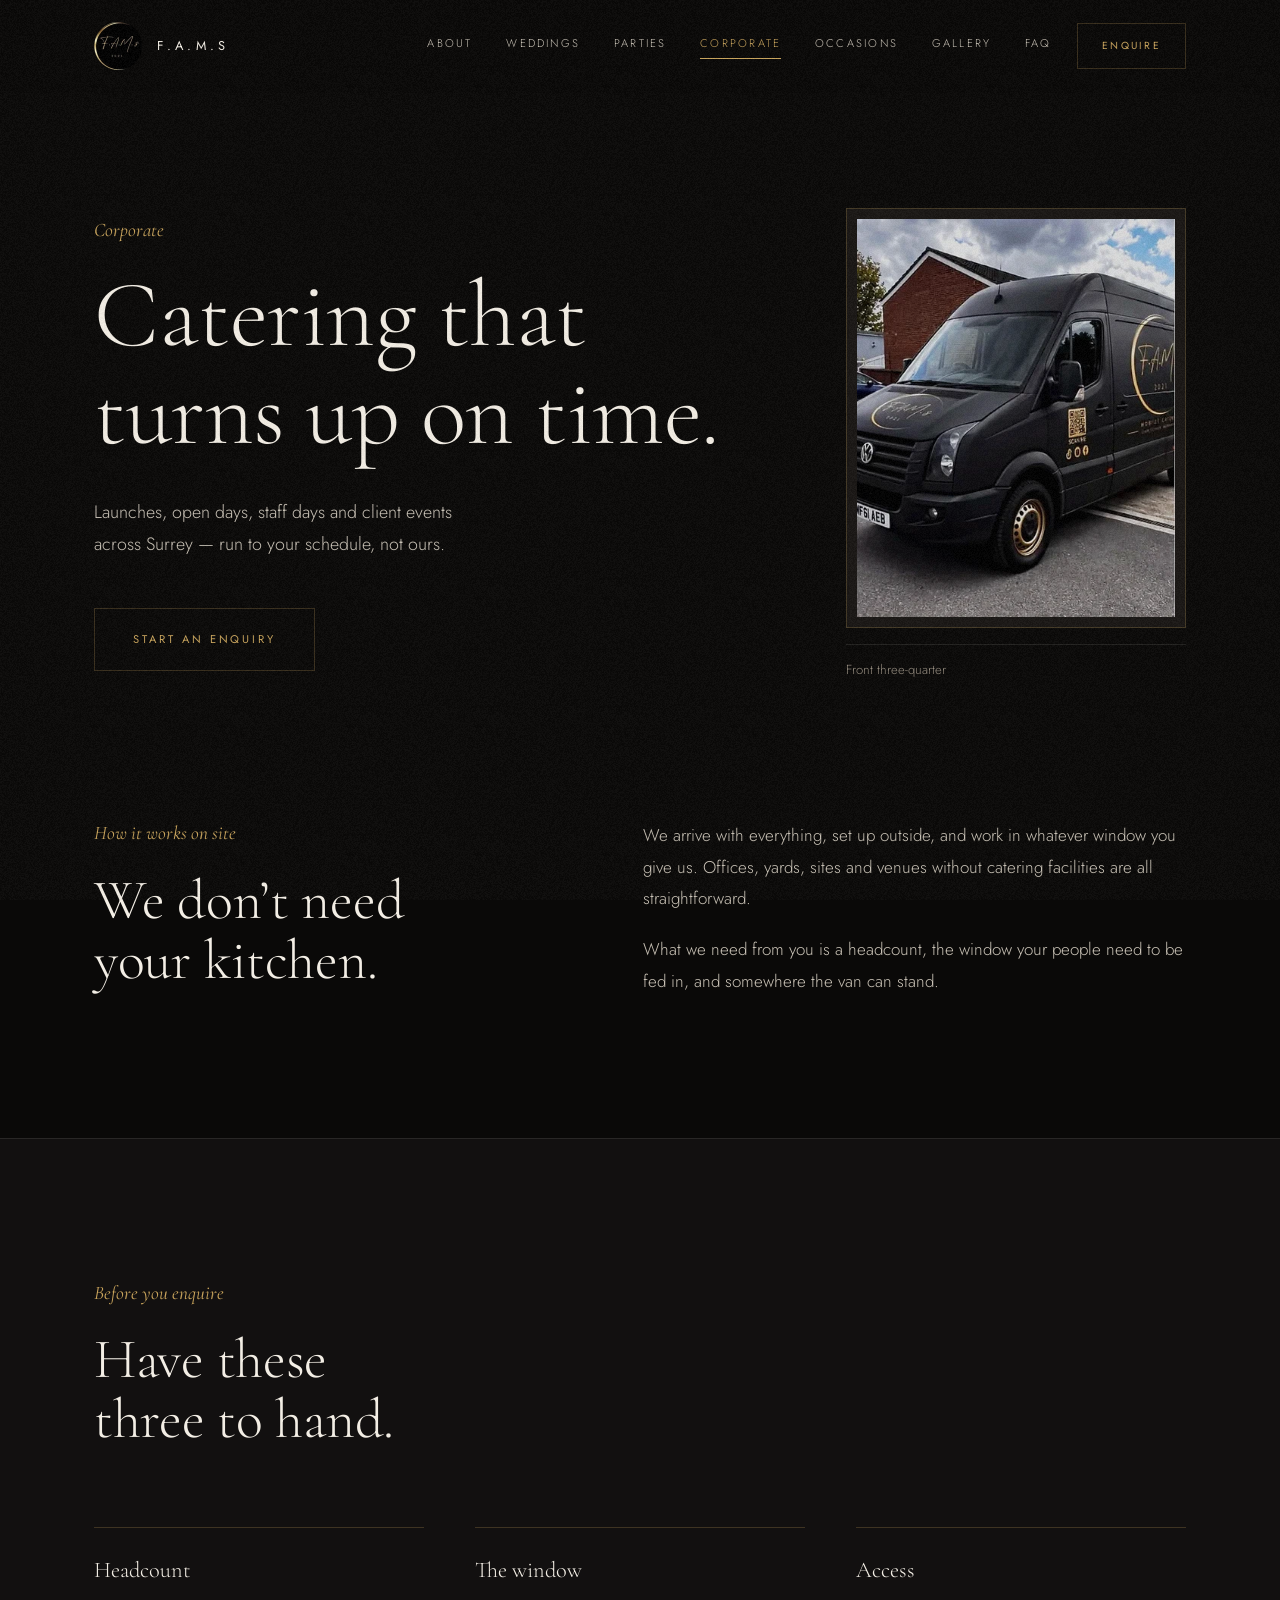
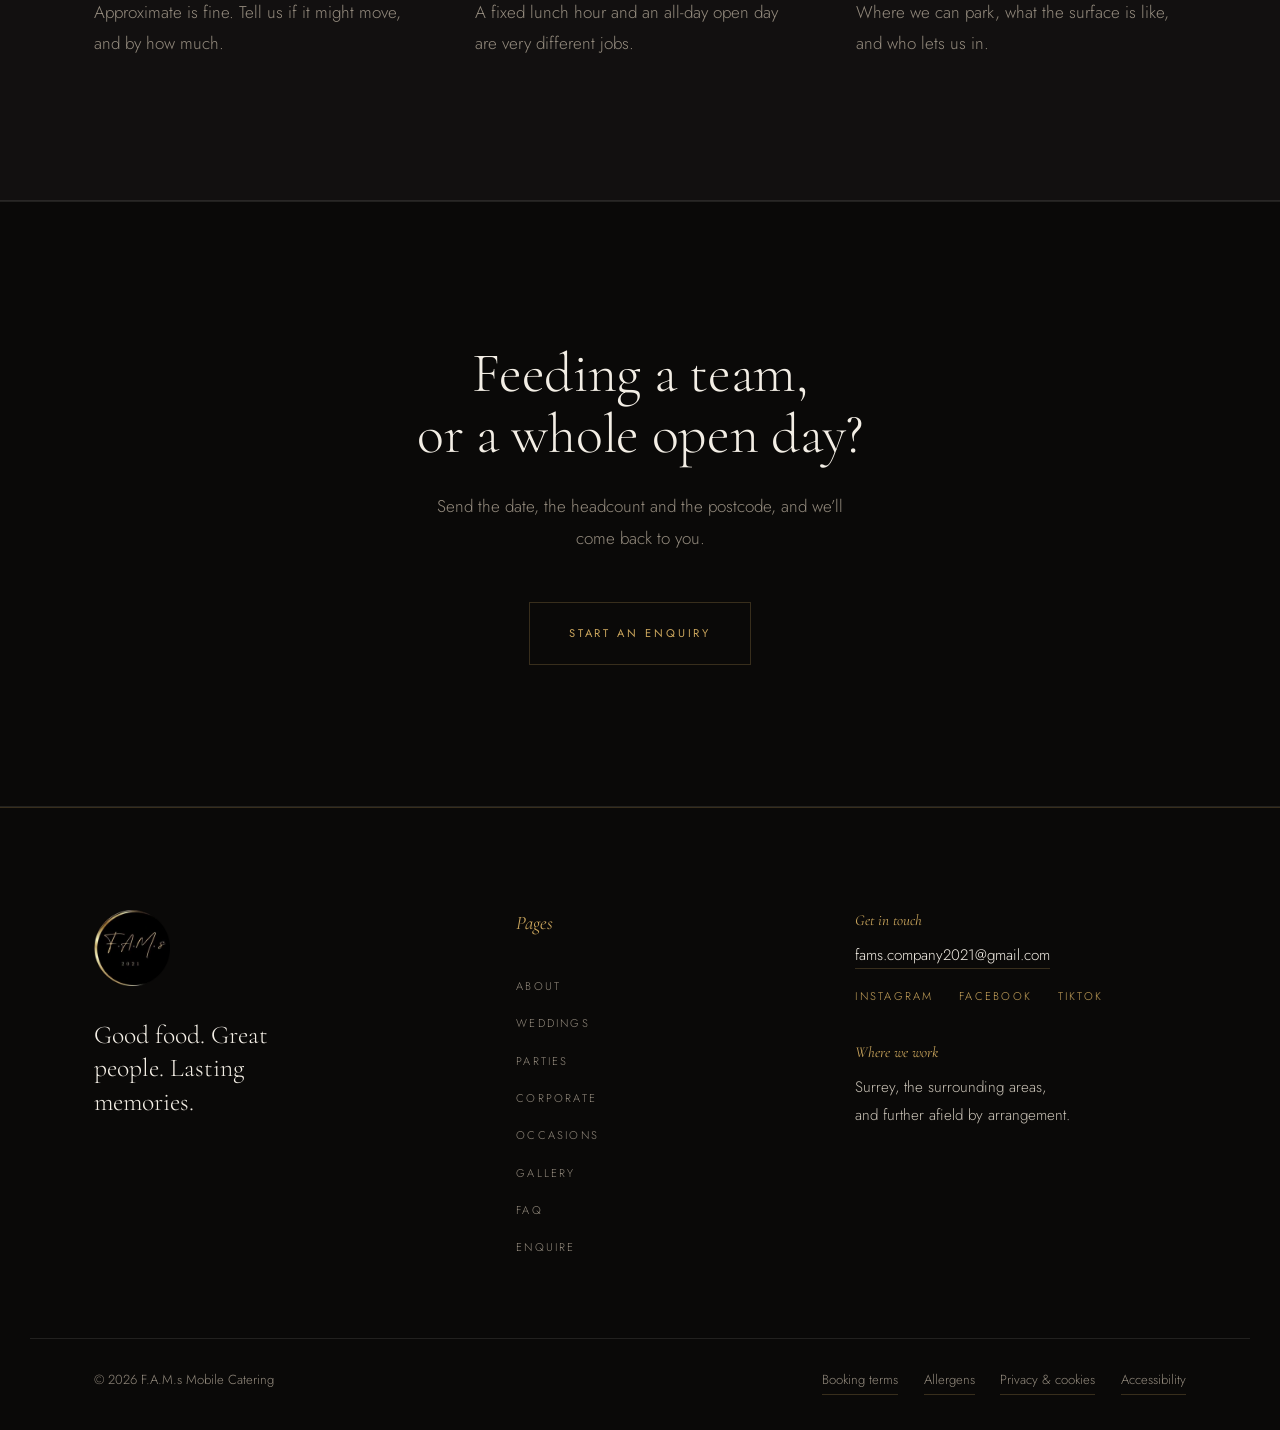
<file: corporate-events/index.html>
<!doctype html>
<html lang="en-GB">
<head>
<meta charset="utf-8">
<meta name="viewport" content="width=device-width, initial-scale=1">
<title>Corporate Event Catering in Surrey | F.A.M.s Mobile Catering</title>
<meta name="description" content="Mobile catering for launches, open days, staff days and client events across Surrey. We bring our own kitchen and work to your schedule.">

<meta property="og:type" content="website">
<meta property="og:site_name" content="F.A.M.s Mobile Catering">
<meta property="og:title" content="Corporate Event Catering in Surrey | F.A.M.s Mobile Catering">
<meta property="og:description" content="Mobile catering for launches, open days, staff days and client events across Surrey. We bring our own kitchen and work to your schedule.">
<meta property="og:image" content="../assets/foto/social-preview.webp">
<meta property="og:image:width" content="1200">
<meta property="og:image:height" content="630">
<meta name="twitter:card" content="summary_large_image">
<meta name="theme-color" content="#0a0908">
<link rel="icon" href="../assets/favicon.svg" type="image/svg+xml">
<link rel="manifest" href="../site.webmanifest">
<link rel="preload" href="../assets/fonturi/cormorant-garamond-latin-300-normal.woff2" as="font" type="font/woff2" crossorigin>
<link rel="preload" href="../assets/fonturi/jost-latin-300-normal.woff2" as="font" type="font/woff2" crossorigin>
<link rel="stylesheet" href="../assets/styles.css?v=cf857d8e">
<script type="application/ld+json">{"@context": "https://schema.org", "@type": ["LocalBusiness", "FoodEstablishment"], "@id": "#business", "name": "F.A.M.s Mobile Catering", "alternateName": "F.A.M.s 2021", "description": "Family-run mobile catering for weddings, private parties and corporate events across Surrey.", "foundingDate": "2021", "slogan": "Creating memories", "email": "fams.company2021@gmail.com", "sameAs": ["https://www.instagram.com/fams.company2021", "https://www.facebook.com/share/1DTDHNFWVt/", "https://www.tiktok.com/@fams.company2021"], "founder": [{"@type": "Person", "name": "Florin"}, {"@type": "Person", "name": "Alexandra"}, {"@type": "Person", "name": "Mirela"}, {"@type": "Person", "name": "Sofia"}], "servesCuisine": "Event catering", "areaServed": [{"@type": "AdministrativeArea", "name": "Surrey"}, {"@type": "Country", "name": "United Kingdom"}]}</script>
</head>
<body>
<a class="sari" href="#continut">Skip to content</a>
<header class="antet">
  <div class="container antet__interior">
    <a class="marca" href="../" aria-label="F.A.M.s — home">
      <img src="../assets/foto/fams-mark-96.webp"
           srcset="../assets/foto/fams-mark-96.webp 96w, ../assets/foto/fams-mark-192.webp 192w"
           sizes="46px" width="46" height="46" alt="F.A.M.s" decoding="async">
      <span class="marca__text">F.A.M.s</span>
    </a>
    <nav class="nav" aria-label="Primary"><a href="../about/">About</a><a href="../weddings/">Weddings</a><a href="../private-parties/">Parties</a><a href="../corporate-events/" aria-current="page">Corporate</a><a href="../special-occasions/">Occasions</a><a href="../gallery/">Gallery</a><a href="../faq/">FAQ</a></nav>
    <a class="buton buton--mic" href="../contact/">Enquire</a>
    <button class="meniu-buton" type="button" aria-expanded="false"
            aria-controls="meniu" data-meniu>
      <span class="meniu-buton__linii" aria-hidden="true"></span>
      <span class="sr">Menu</span>
    </button>
  </div>
  <nav class="meniu" id="meniu" aria-label="Menu" hidden>
    <div class="container">
      <a href="../about/">About</a><a href="../weddings/">Weddings</a><a href="../private-parties/">Parties</a><a href="../corporate-events/" aria-current="page">Corporate</a><a href="../special-occasions/">Occasions</a><a href="../gallery/">Gallery</a><a href="../faq/">FAQ</a>
      <a class="buton" href="../contact/">Enquire</a>
    </div>
  </nav>
</header>
<main id="continut">
<section class="deschidere">
  <div class="container deschidere__grid">
    <div class="deschidere__text">
      <p class="eticheta">Corporate</p>
      <h1>Catering that<br>turns up on time.</h1>
      <p class="lede">Launches, open days, staff days and client events across Surrey — run to your schedule, not ours.</p>
      <div class="actiuni"><a class="buton" href="../contact/">Start an enquiry</a></div>
    </div>
    <div class="deschidere__foto"><figure class="placa placa--ridicata"><span class="placa__cadru"><img src="../assets/foto/van-front-560.webp" srcset="../assets/foto/van-front-280.webp 280w, ../assets/foto/van-front-420.webp 420w, ../assets/foto/van-front-560.webp 560w" sizes="(max-width: 860px) 62vw, 320px" width="560" height="700" alt="The FAMs van from the front, matte black with gold lettering" decoding="async"></span><figcaption>Front three-quarter</figcaption></figure></div>
  </div>
</section>
<section class="sectiune">
  <div class="container proza">
    <div class="proza__cap">
      <p class="eticheta">How it works on site</p>
      <h2>We don’t need<br>your kitchen.</h2>
    </div>
    <div class="proza__text"><p>We arrive with everything, set up outside, and work in whatever window you give us. Offices, yards, sites and venues without catering facilities are all straightforward.</p><p>What we need from you is a headcount, the window your people need to be fed in, and somewhere the van can stand.</p></div>
  </div>
</section>
<section class="sectiune sectiune--alt">
  <div class="container">
    <header class="cap">
      <p class="eticheta">Before you enquire</p>
      <h2>Have these<br>three to hand.</h2>
    </header>
    <div class="puncte"><div class="punct"><h3>Headcount</h3><p>Approximate is fine. Tell us if it might move, and by how much.</p></div><div class="punct"><h3>The window</h3><p>A fixed lunch hour and an all-day open day are very different jobs.</p></div><div class="punct"><h3>Access</h3><p>Where we can park, what the surface is like, and who lets us in.</p></div></div>
  </div>
</section>
<section class="final">
  <div class="container">
    <h2>Feeding a team,<br>or a whole open day?</h2>
    <p>Send the date, the headcount and the postcode, and we’ll come back to you.</p>
    <a class="buton" href="../contact/">Start an enquiry</a>
  </div>
</section>
</main>
<footer class="subsol">
  <div class="container subsol__grid">
    <div class="subsol__marca">
      <img src="../assets/foto/fams-mark-192.webp" width="72" height="72"
           alt="" loading="lazy" decoding="async">
      <p class="subsol__slogan">Good food. Great people. Lasting memories.</p>
    </div>
    <nav class="subsol__nav" aria-label="Footer">
      <p class="eticheta">Pages</p>
      <a href="../about/">About</a><a href="../weddings/">Weddings</a><a href="../private-parties/">Parties</a><a href="../corporate-events/">Corporate</a><a href="../special-occasions/">Occasions</a><a href="../gallery/">Gallery</a><a href="../faq/">FAQ</a>
      <a href="../contact/">Enquire</a>
    </nav>
    <div class="subsol__info">
      <p class="eticheta">Get in touch</p>
      <p><a class="subsol__email" href="mailto:fams.company2021@gmail.com">fams.company2021@gmail.com</a></p>
      <p class="subsol__retele"><a href="https://www.instagram.com/fams.company2021" rel="noopener me" target="_blank">Instagram</a><a href="https://www.facebook.com/share/1DTDHNFWVt/" rel="noopener me" target="_blank">Facebook</a><a href="https://www.tiktok.com/@fams.company2021" rel="noopener me" target="_blank">TikTok</a></p>
      <p class="eticheta">Where we work</p>
      <p>Surrey, the surrounding areas,<br>and further afield by arrangement.</p>
    </div>
  </div>
  <div class="container subsol__jos">
    <p>&copy; 2026 F.A.M.s Mobile Catering</p>
    <p class="subsol__legal"><a href="../booking-terms/">Booking terms</a>
      <a href="../allergens/">Allergens</a>
      <a href="../privacy/">Privacy &amp; cookies</a>
      <a href="../accessibility/">Accessibility</a></p>
  </div>
</footer>
<script src="../assets/site.js?v=3d418862" defer></script>
</body>
</html>
</file>
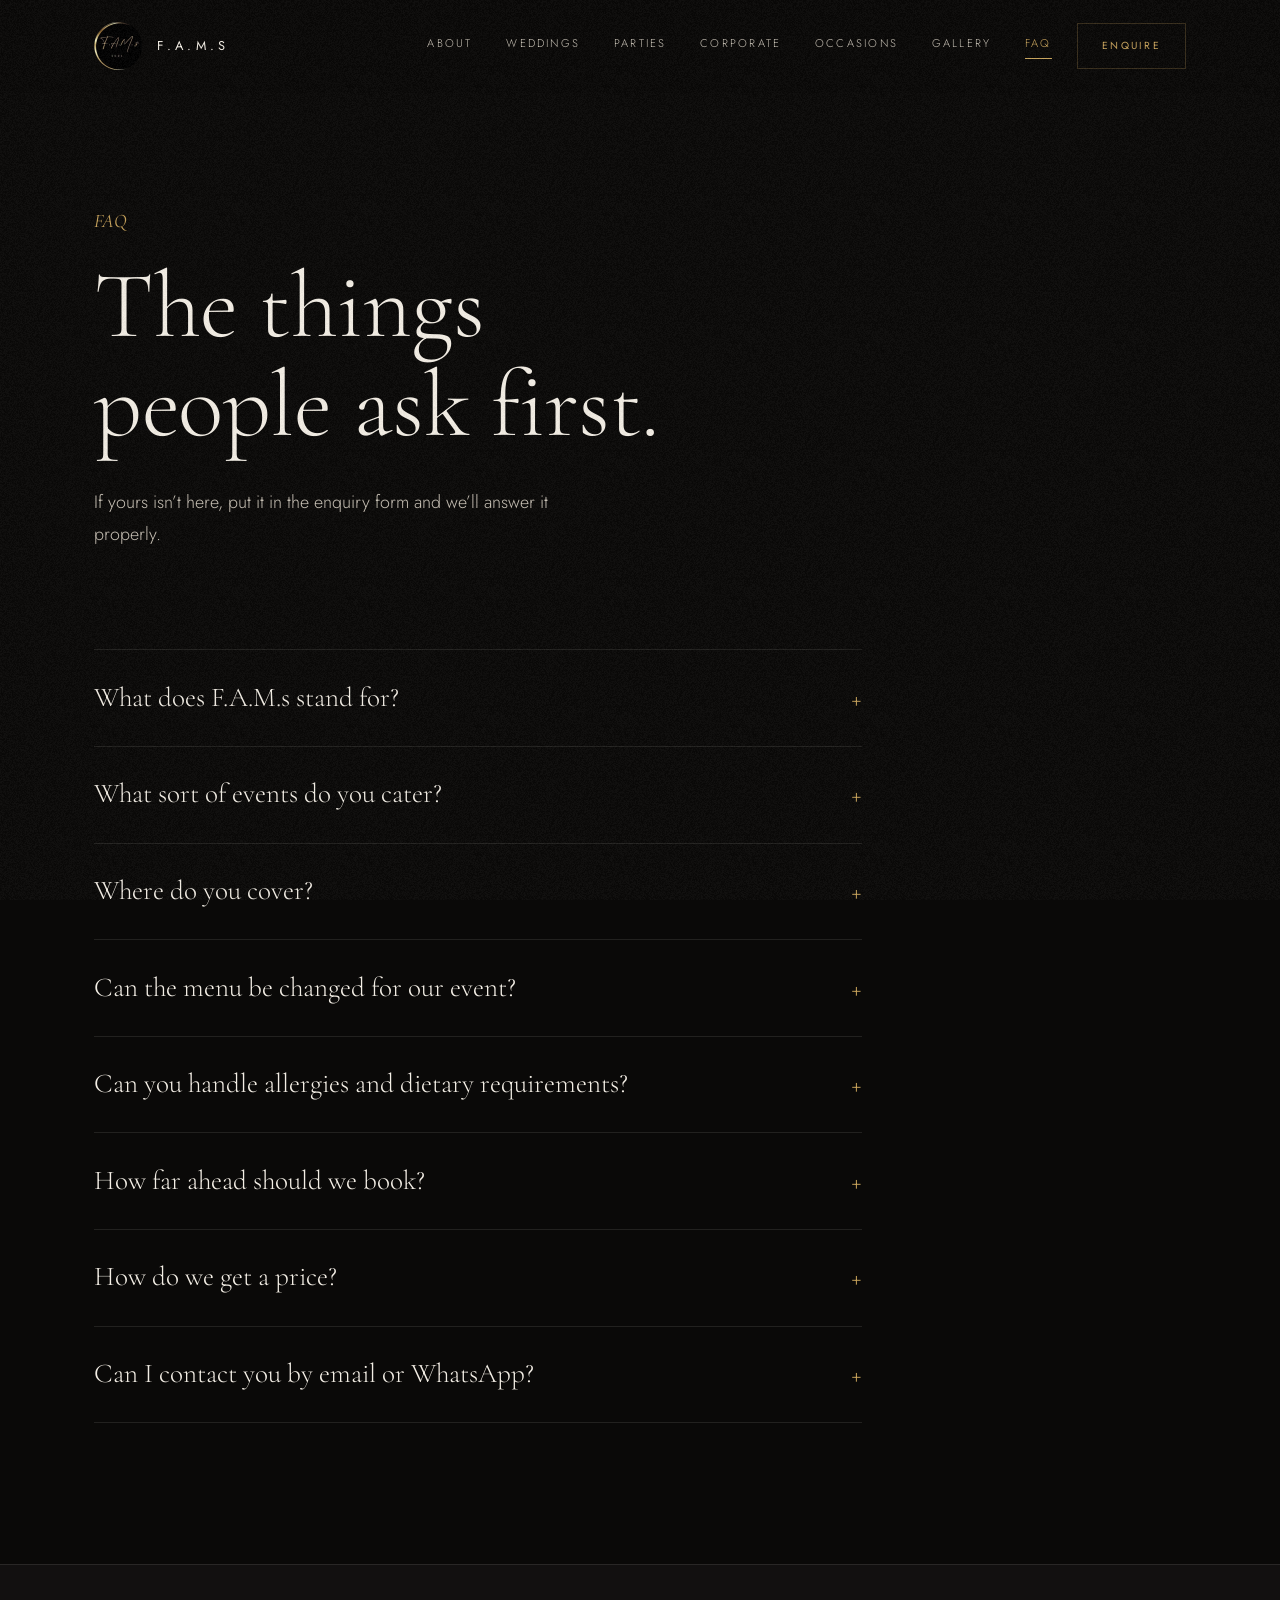
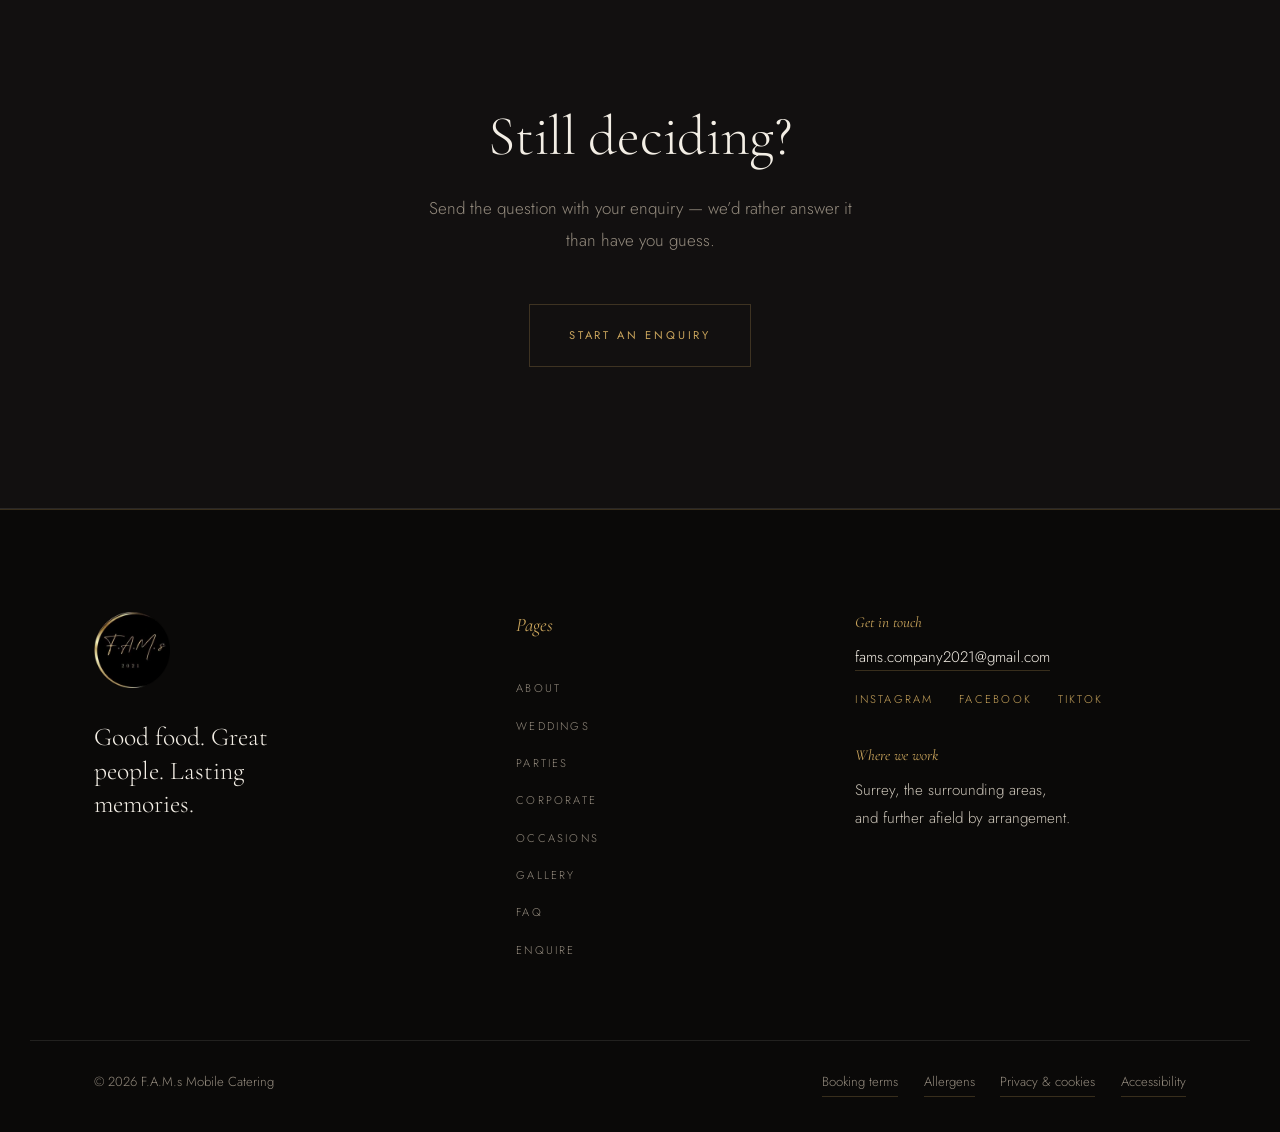
<file: faq/index.html>
<!doctype html>
<html lang="en-GB">
<head>
<meta charset="utf-8">
<meta name="viewport" content="width=device-width, initial-scale=1">
<title>FAQ | F.A.M.s Mobile Catering</title>
<meta name="description" content="Answers to the questions people ask first: where we cater, how menus work, dietary requirements, notice period and quotes.">

<meta property="og:type" content="website">
<meta property="og:site_name" content="F.A.M.s Mobile Catering">
<meta property="og:title" content="FAQ | F.A.M.s Mobile Catering">
<meta property="og:description" content="Answers to the questions people ask first: where we cater, how menus work, dietary requirements, notice period and quotes.">
<meta property="og:image" content="../assets/foto/social-preview.webp">
<meta property="og:image:width" content="1200">
<meta property="og:image:height" content="630">
<meta name="twitter:card" content="summary_large_image">
<meta name="theme-color" content="#0a0908">
<link rel="icon" href="../assets/favicon.svg" type="image/svg+xml">
<link rel="manifest" href="../site.webmanifest">
<link rel="preload" href="../assets/fonturi/cormorant-garamond-latin-300-normal.woff2" as="font" type="font/woff2" crossorigin>
<link rel="preload" href="../assets/fonturi/jost-latin-300-normal.woff2" as="font" type="font/woff2" crossorigin>
<link rel="stylesheet" href="../assets/styles.css?v=cf857d8e">
<script type="application/ld+json">{"@context": "https://schema.org", "@type": ["LocalBusiness", "FoodEstablishment"], "@id": "#business", "name": "F.A.M.s Mobile Catering", "alternateName": "F.A.M.s 2021", "description": "Family-run mobile catering for weddings, private parties and corporate events across Surrey.", "foundingDate": "2021", "slogan": "Creating memories", "email": "fams.company2021@gmail.com", "sameAs": ["https://www.instagram.com/fams.company2021", "https://www.facebook.com/share/1DTDHNFWVt/", "https://www.tiktok.com/@fams.company2021"], "founder": [{"@type": "Person", "name": "Florin"}, {"@type": "Person", "name": "Alexandra"}, {"@type": "Person", "name": "Mirela"}, {"@type": "Person", "name": "Sofia"}], "servesCuisine": "Event catering", "areaServed": [{"@type": "AdministrativeArea", "name": "Surrey"}, {"@type": "Country", "name": "United Kingdom"}]}</script>
<script type="application/ld+json">{"@context": "https://schema.org", "@type": "FAQPage", "mainEntity": [{"@type": "Question", "name": "What does F.A.M.s stand for?", "acceptedAnswer": {"@type": "Answer", "text": "Our first initials: Florin, Alexandra, Mirela and Sofia. F.A.M.s is a family-run mobile catering business, working across Surrey since 2021."}}, {"@type": "Question", "name": "What sort of events do you cater?", "acceptedAnswer": {"@type": "Answer", "text": "Weddings, private parties, birthdays, anniversaries, christenings, corporate events and one-off occasions. If you are not sure whether yours fits, ask."}}, {"@type": "Question", "name": "Where do you cover?", "acceptedAnswer": {"@type": "Answer", "text": "Surrey is our home patch. We travel to surrounding areas, and further afield by arrangement. Send your postcode and we will tell you straight away whether it works."}}, {"@type": "Question", "name": "Can the menu be changed for our event?", "acceptedAnswer": {"@type": "Answer", "text": "Yes. We start from your guests, venue and timings, then build the menu to fit. There is no fixed package you have to squeeze into."}}, {"@type": "Question", "name": "Can you handle allergies and dietary requirements?", "acceptedAnswer": {"@type": "Answer", "text": "Tell us when you enquire, in full. Once your menu is agreed, we give you written allergen information for every dish, covering the 14 major allergens, and we talk it through with you. If there is an allergy we cannot cater for safely, we will tell you plainly."}}, {"@type": "Question", "name": "How far ahead should we book?", "acceptedAnswer": {"@type": "Answer", "text": "As early as you can, especially for summer weekends. If your event is soon, ask anyway — sometimes a date is free."}}, {"@type": "Question", "name": "How do we get a price?", "acceptedAnswer": {"@type": "Answer", "text": "Use the enquiry form with your date, location, guest numbers and what you have in mind. That is enough for us to come back with something useful rather than a vague range."}}, {"@type": "Question", "name": "Can I contact you by email or WhatsApp?", "acceptedAnswer": {"@type": "Answer", "text": "Yes. Email us at fams.company2021@gmail.com, or fill in the enquiry form: when you send it, WhatsApp opens with your details already written out, so all you have to do is press send."}}]}</script>
</head>
<body class="pagina-simpla">
<a class="sari" href="#continut">Skip to content</a>
<header class="antet">
  <div class="container antet__interior">
    <a class="marca" href="../" aria-label="F.A.M.s — home">
      <img src="../assets/foto/fams-mark-96.webp"
           srcset="../assets/foto/fams-mark-96.webp 96w, ../assets/foto/fams-mark-192.webp 192w"
           sizes="46px" width="46" height="46" alt="F.A.M.s" decoding="async">
      <span class="marca__text">F.A.M.s</span>
    </a>
    <nav class="nav" aria-label="Primary"><a href="../about/">About</a><a href="../weddings/">Weddings</a><a href="../private-parties/">Parties</a><a href="../corporate-events/">Corporate</a><a href="../special-occasions/">Occasions</a><a href="../gallery/">Gallery</a><a href="../faq/" aria-current="page">FAQ</a></nav>
    <a class="buton buton--mic" href="../contact/">Enquire</a>
    <button class="meniu-buton" type="button" aria-expanded="false"
            aria-controls="meniu" data-meniu>
      <span class="meniu-buton__linii" aria-hidden="true"></span>
      <span class="sr">Menu</span>
    </button>
  </div>
  <nav class="meniu" id="meniu" aria-label="Menu" hidden>
    <div class="container">
      <a href="../about/">About</a><a href="../weddings/">Weddings</a><a href="../private-parties/">Parties</a><a href="../corporate-events/">Corporate</a><a href="../special-occasions/">Occasions</a><a href="../gallery/">Gallery</a><a href="../faq/" aria-current="page">FAQ</a>
      <a class="buton" href="../contact/">Enquire</a>
    </div>
  </nav>
</header>
<main id="continut">
<section class="titlu-pagina">
  <div class="container">
    <p class="eticheta">FAQ</p>
    <h1>The things<br>people ask first.</h1>
    <p class="lede">If yours isn’t here, put it in the enquiry form and we’ll answer it properly.</p>
  </div>
</section>
<section class="sectiune">
  <div class="container">
    <div class="intrebari">
      <details>
        <summary><span>What does F.A.M.s stand for?</span></summary>
        <div class="raspuns"><p>Our first initials: Florin, Alexandra, Mirela and Sofia. F.A.M.s is a family-run mobile catering business, working across Surrey since 2021.</p></div>
      </details>
      <details>
        <summary><span>What sort of events do you cater?</span></summary>
        <div class="raspuns"><p>Weddings, private parties, birthdays, anniversaries, christenings, corporate events and one-off occasions. If you are not sure whether yours fits, ask.</p></div>
      </details>
      <details>
        <summary><span>Where do you cover?</span></summary>
        <div class="raspuns"><p>Surrey is our home patch. We travel to surrounding areas, and further afield by arrangement. Send your postcode and we will tell you straight away whether it works.</p></div>
      </details>
      <details>
        <summary><span>Can the menu be changed for our event?</span></summary>
        <div class="raspuns"><p>Yes. We start from your guests, venue and timings, then build the menu to fit. There is no fixed package you have to squeeze into.</p></div>
      </details>
      <details>
        <summary><span>Can you handle allergies and dietary requirements?</span></summary>
        <div class="raspuns"><p>Tell us when you enquire, in full. Once your menu is agreed, we give you written allergen information for every dish, covering the 14 major allergens, and we talk it through with you. If there is an allergy we cannot cater for safely, we will tell you plainly.</p></div>
      </details>
      <details>
        <summary><span>How far ahead should we book?</span></summary>
        <div class="raspuns"><p>As early as you can, especially for summer weekends. If your event is soon, ask anyway — sometimes a date is free.</p></div>
      </details>
      <details>
        <summary><span>How do we get a price?</span></summary>
        <div class="raspuns"><p>Use the enquiry form with your date, location, guest numbers and what you have in mind. That is enough for us to come back with something useful rather than a vague range.</p></div>
      </details>
      <details>
        <summary><span>Can I contact you by email or WhatsApp?</span></summary>
        <div class="raspuns"><p>Yes. Email us at fams.company2021@gmail.com, or fill in the enquiry form: when you send it, WhatsApp opens with your details already written out, so all you have to do is press send.</p></div>
      </details>
    </div>
  </div>
</section>
<section class="final">
  <div class="container">
    <h2>Still deciding?</h2>
    <p>Send the question with your enquiry — we’d rather answer it than have you guess.</p>
    <a class="buton" href="../contact/">Start an enquiry</a>
  </div>
</section>
</main>
<footer class="subsol">
  <div class="container subsol__grid">
    <div class="subsol__marca">
      <img src="../assets/foto/fams-mark-192.webp" width="72" height="72"
           alt="" loading="lazy" decoding="async">
      <p class="subsol__slogan">Good food. Great people. Lasting memories.</p>
    </div>
    <nav class="subsol__nav" aria-label="Footer">
      <p class="eticheta">Pages</p>
      <a href="../about/">About</a><a href="../weddings/">Weddings</a><a href="../private-parties/">Parties</a><a href="../corporate-events/">Corporate</a><a href="../special-occasions/">Occasions</a><a href="../gallery/">Gallery</a><a href="../faq/">FAQ</a>
      <a href="../contact/">Enquire</a>
    </nav>
    <div class="subsol__info">
      <p class="eticheta">Get in touch</p>
      <p><a class="subsol__email" href="mailto:fams.company2021@gmail.com">fams.company2021@gmail.com</a></p>
      <p class="subsol__retele"><a href="https://www.instagram.com/fams.company2021" rel="noopener me" target="_blank">Instagram</a><a href="https://www.facebook.com/share/1DTDHNFWVt/" rel="noopener me" target="_blank">Facebook</a><a href="https://www.tiktok.com/@fams.company2021" rel="noopener me" target="_blank">TikTok</a></p>
      <p class="eticheta">Where we work</p>
      <p>Surrey, the surrounding areas,<br>and further afield by arrangement.</p>
    </div>
  </div>
  <div class="container subsol__jos">
    <p>&copy; 2026 F.A.M.s Mobile Catering</p>
    <p class="subsol__legal"><a href="../booking-terms/">Booking terms</a>
      <a href="../allergens/">Allergens</a>
      <a href="../privacy/">Privacy &amp; cookies</a>
      <a href="../accessibility/">Accessibility</a></p>
  </div>
</footer>
<script src="../assets/site.js?v=3d418862" defer></script>
</body>
</html>
</file>
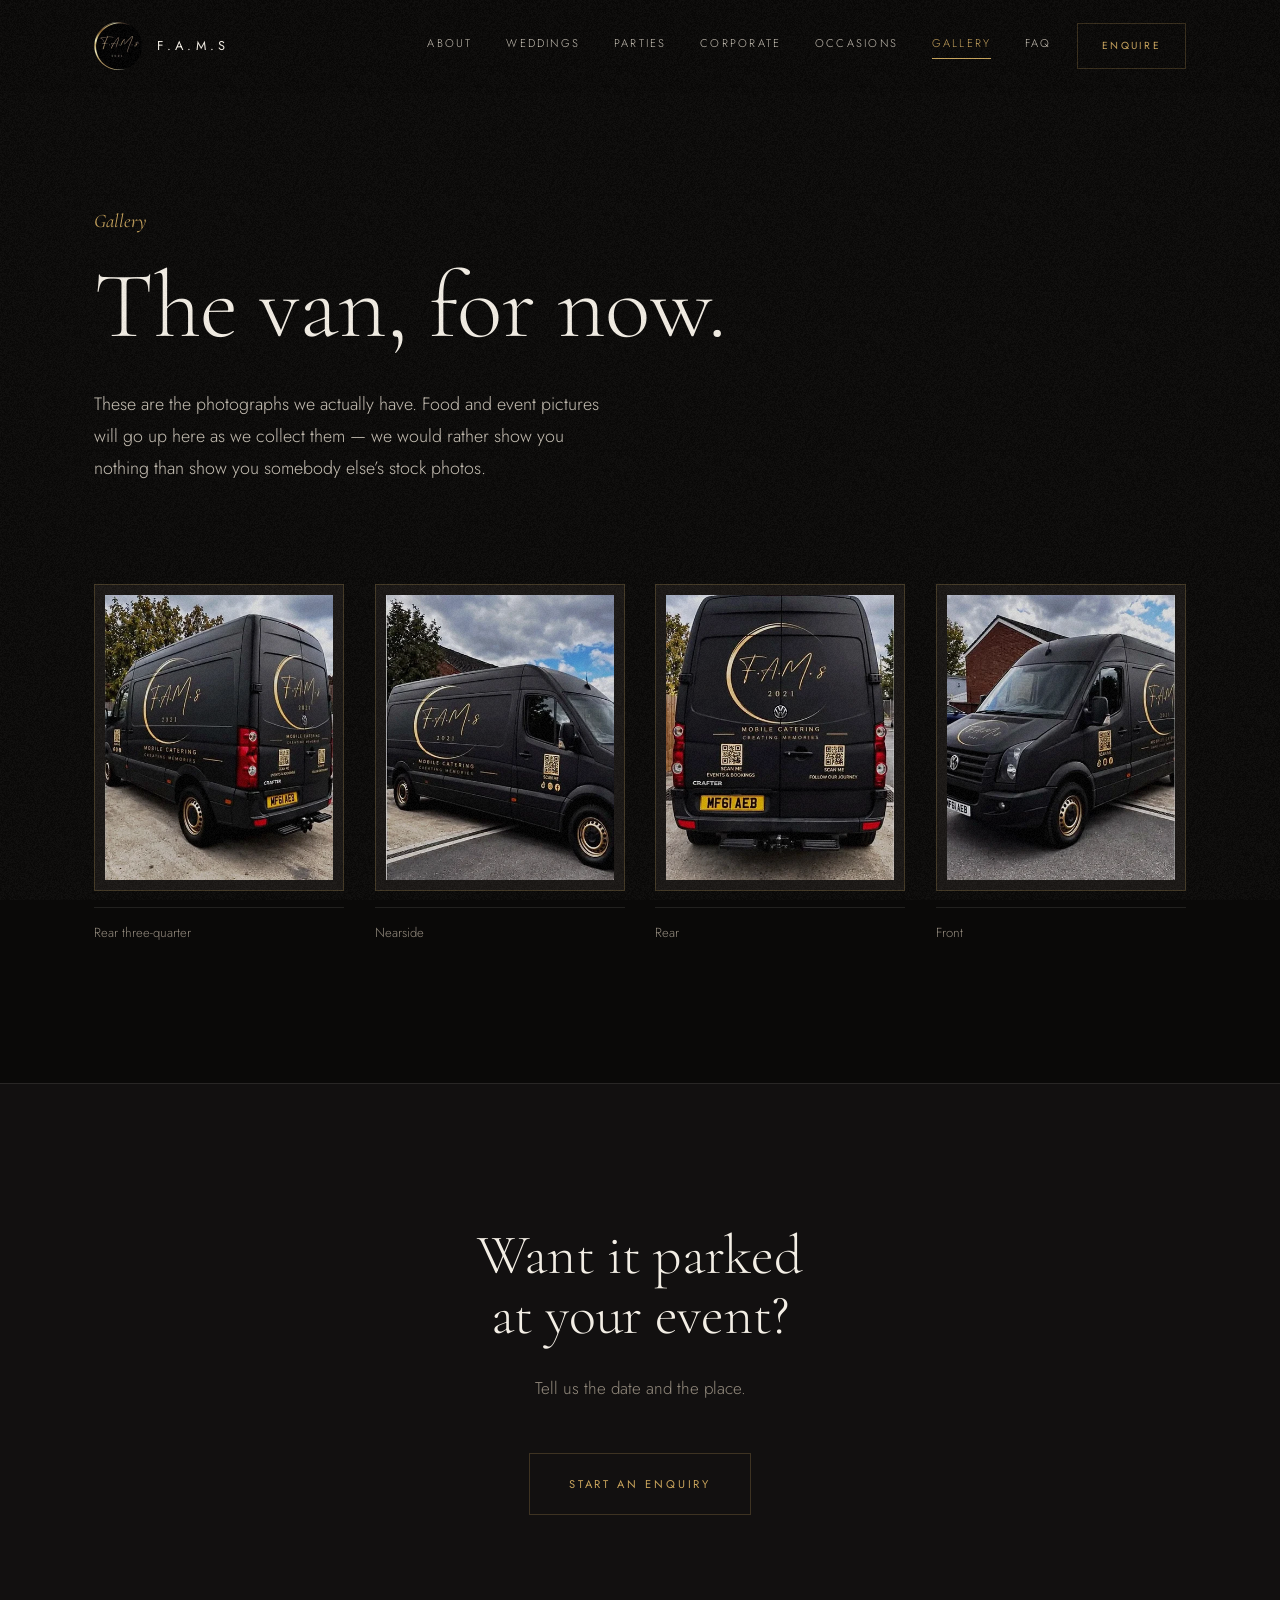
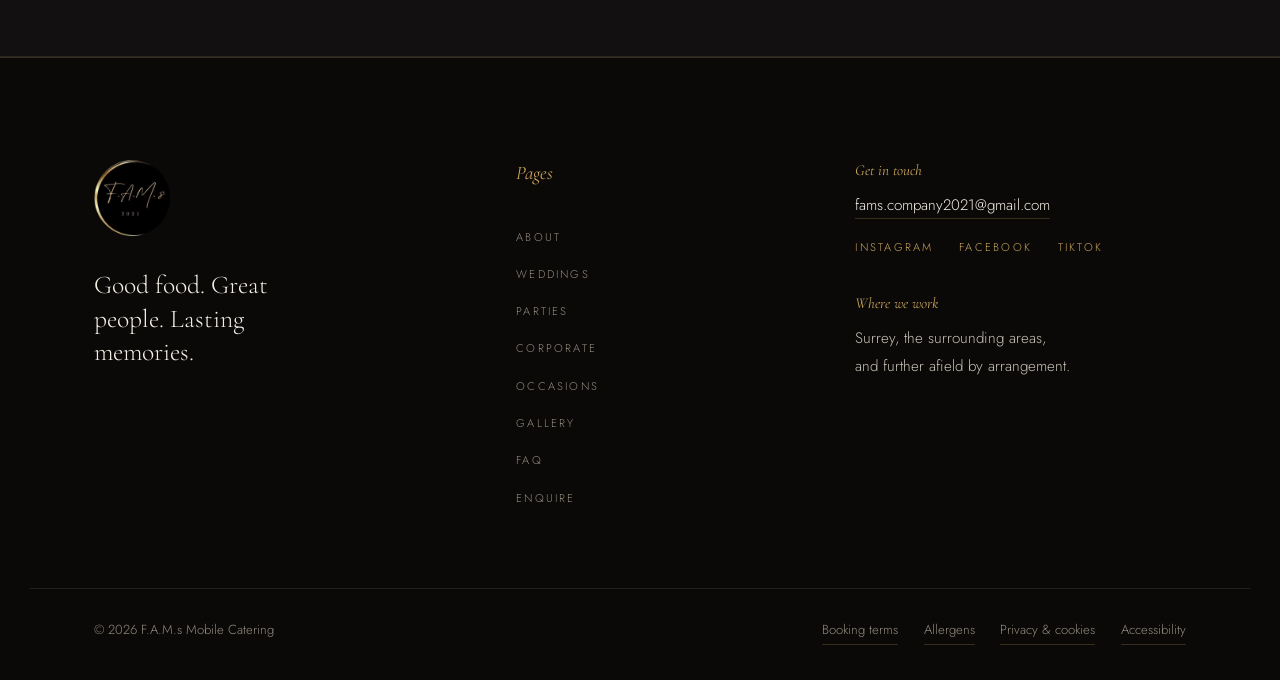
<file: gallery/index.html>
<!doctype html>
<html lang="en-GB">
<head>
<meta charset="utf-8">
<meta name="viewport" content="width=device-width, initial-scale=1">
<title>Gallery | F.A.M.s Mobile Catering</title>
<meta name="description" content="Photographs of the F.A.M.s mobile catering van. Food and event photography will be added as we collect it.">

<meta property="og:type" content="website">
<meta property="og:site_name" content="F.A.M.s Mobile Catering">
<meta property="og:title" content="Gallery | F.A.M.s Mobile Catering">
<meta property="og:description" content="Photographs of the F.A.M.s mobile catering van. Food and event photography will be added as we collect it.">
<meta property="og:image" content="../assets/foto/social-preview.webp">
<meta property="og:image:width" content="1200">
<meta property="og:image:height" content="630">
<meta name="twitter:card" content="summary_large_image">
<meta name="theme-color" content="#0a0908">
<link rel="icon" href="../assets/favicon.svg" type="image/svg+xml">
<link rel="manifest" href="../site.webmanifest">
<link rel="preload" href="../assets/fonturi/cormorant-garamond-latin-300-normal.woff2" as="font" type="font/woff2" crossorigin>
<link rel="preload" href="../assets/fonturi/jost-latin-300-normal.woff2" as="font" type="font/woff2" crossorigin>
<link rel="stylesheet" href="../assets/styles.css?v=cf857d8e">
<script type="application/ld+json">{"@context": "https://schema.org", "@type": ["LocalBusiness", "FoodEstablishment"], "@id": "#business", "name": "F.A.M.s Mobile Catering", "alternateName": "F.A.M.s 2021", "description": "Family-run mobile catering for weddings, private parties and corporate events across Surrey.", "foundingDate": "2021", "slogan": "Creating memories", "email": "fams.company2021@gmail.com", "sameAs": ["https://www.instagram.com/fams.company2021", "https://www.facebook.com/share/1DTDHNFWVt/", "https://www.tiktok.com/@fams.company2021"], "founder": [{"@type": "Person", "name": "Florin"}, {"@type": "Person", "name": "Alexandra"}, {"@type": "Person", "name": "Mirela"}, {"@type": "Person", "name": "Sofia"}], "servesCuisine": "Event catering", "areaServed": [{"@type": "AdministrativeArea", "name": "Surrey"}, {"@type": "Country", "name": "United Kingdom"}]}</script>
</head>
<body class="pagina-simpla">
<a class="sari" href="#continut">Skip to content</a>
<header class="antet">
  <div class="container antet__interior">
    <a class="marca" href="../" aria-label="F.A.M.s — home">
      <img src="../assets/foto/fams-mark-96.webp"
           srcset="../assets/foto/fams-mark-96.webp 96w, ../assets/foto/fams-mark-192.webp 192w"
           sizes="46px" width="46" height="46" alt="F.A.M.s" decoding="async">
      <span class="marca__text">F.A.M.s</span>
    </a>
    <nav class="nav" aria-label="Primary"><a href="../about/">About</a><a href="../weddings/">Weddings</a><a href="../private-parties/">Parties</a><a href="../corporate-events/">Corporate</a><a href="../special-occasions/">Occasions</a><a href="../gallery/" aria-current="page">Gallery</a><a href="../faq/">FAQ</a></nav>
    <a class="buton buton--mic" href="../contact/">Enquire</a>
    <button class="meniu-buton" type="button" aria-expanded="false"
            aria-controls="meniu" data-meniu>
      <span class="meniu-buton__linii" aria-hidden="true"></span>
      <span class="sr">Menu</span>
    </button>
  </div>
  <nav class="meniu" id="meniu" aria-label="Menu" hidden>
    <div class="container">
      <a href="../about/">About</a><a href="../weddings/">Weddings</a><a href="../private-parties/">Parties</a><a href="../corporate-events/">Corporate</a><a href="../special-occasions/">Occasions</a><a href="../gallery/" aria-current="page">Gallery</a><a href="../faq/">FAQ</a>
      <a class="buton" href="../contact/">Enquire</a>
    </div>
  </nav>
</header>
<main id="continut">
<section class="titlu-pagina">
  <div class="container">
    <p class="eticheta">Gallery</p>
    <h1>The van, for now.</h1>
    <p class="lede">These are the photographs we actually have. Food and event pictures will go up here as we collect them — we would rather show you nothing than show you somebody else’s stock photos.</p>
  </div>
</section>
<section class="sectiune">
  <div class="container"><div class="galerie"><figure class="placa"><span class="placa__cadru"><img src="../assets/foto/van-rear-angle-560.webp" srcset="../assets/foto/van-rear-angle-280.webp 280w, ../assets/foto/van-rear-angle-420.webp 420w, ../assets/foto/van-rear-angle-560.webp 560w" sizes="(max-width: 620px) 84vw, (max-width: 980px) 40vw, 300px" width="578" height="722" alt="The FAMs van from the rear three-quarter, parked under a tree" loading="lazy" decoding="async"></span><figcaption>Rear three-quarter</figcaption></figure><figure class="placa"><span class="placa__cadru"><img src="../assets/foto/van-side-560.webp" srcset="../assets/foto/van-side-280.webp 280w, ../assets/foto/van-side-420.webp 420w, ../assets/foto/van-side-560.webp 560w" sizes="(max-width: 620px) 84vw, (max-width: 980px) 40vw, 300px" width="578" height="722" alt="The side of the FAMs van, showing the F.A.M.s 2021 logo" loading="lazy" decoding="async"></span><figcaption>Nearside</figcaption></figure><figure class="placa"><span class="placa__cadru"><img src="../assets/foto/van-rear-560.webp" srcset="../assets/foto/van-rear-280.webp 280w, ../assets/foto/van-rear-420.webp 420w, ../assets/foto/van-rear-560.webp 560w" sizes="(max-width: 620px) 84vw, (max-width: 980px) 40vw, 300px" width="564" height="705" alt="The back of the FAMs van: Mobile Catering, Creating Memories" loading="lazy" decoding="async"></span><figcaption>Rear</figcaption></figure><figure class="placa"><span class="placa__cadru"><img src="../assets/foto/van-front-560.webp" srcset="../assets/foto/van-front-280.webp 280w, ../assets/foto/van-front-420.webp 420w, ../assets/foto/van-front-560.webp 560w" sizes="(max-width: 620px) 84vw, (max-width: 980px) 40vw, 300px" width="560" height="700" alt="The FAMs van from the front, matte black with gold lettering" loading="lazy" decoding="async"></span><figcaption>Front</figcaption></figure></div></div>
</section>
<section class="final">
  <div class="container">
    <h2>Want it parked<br>at your event?</h2>
    <p>Tell us the date and the place.</p>
    <a class="buton" href="../contact/">Start an enquiry</a>
  </div>
</section>
</main>
<footer class="subsol">
  <div class="container subsol__grid">
    <div class="subsol__marca">
      <img src="../assets/foto/fams-mark-192.webp" width="72" height="72"
           alt="" loading="lazy" decoding="async">
      <p class="subsol__slogan">Good food. Great people. Lasting memories.</p>
    </div>
    <nav class="subsol__nav" aria-label="Footer">
      <p class="eticheta">Pages</p>
      <a href="../about/">About</a><a href="../weddings/">Weddings</a><a href="../private-parties/">Parties</a><a href="../corporate-events/">Corporate</a><a href="../special-occasions/">Occasions</a><a href="../gallery/">Gallery</a><a href="../faq/">FAQ</a>
      <a href="../contact/">Enquire</a>
    </nav>
    <div class="subsol__info">
      <p class="eticheta">Get in touch</p>
      <p><a class="subsol__email" href="mailto:fams.company2021@gmail.com">fams.company2021@gmail.com</a></p>
      <p class="subsol__retele"><a href="https://www.instagram.com/fams.company2021" rel="noopener me" target="_blank">Instagram</a><a href="https://www.facebook.com/share/1DTDHNFWVt/" rel="noopener me" target="_blank">Facebook</a><a href="https://www.tiktok.com/@fams.company2021" rel="noopener me" target="_blank">TikTok</a></p>
      <p class="eticheta">Where we work</p>
      <p>Surrey, the surrounding areas,<br>and further afield by arrangement.</p>
    </div>
  </div>
  <div class="container subsol__jos">
    <p>&copy; 2026 F.A.M.s Mobile Catering</p>
    <p class="subsol__legal"><a href="../booking-terms/">Booking terms</a>
      <a href="../allergens/">Allergens</a>
      <a href="../privacy/">Privacy &amp; cookies</a>
      <a href="../accessibility/">Accessibility</a></p>
  </div>
</footer>
<script src="../assets/site.js?v=3d418862" defer></script>
</body>
</html>
</file>
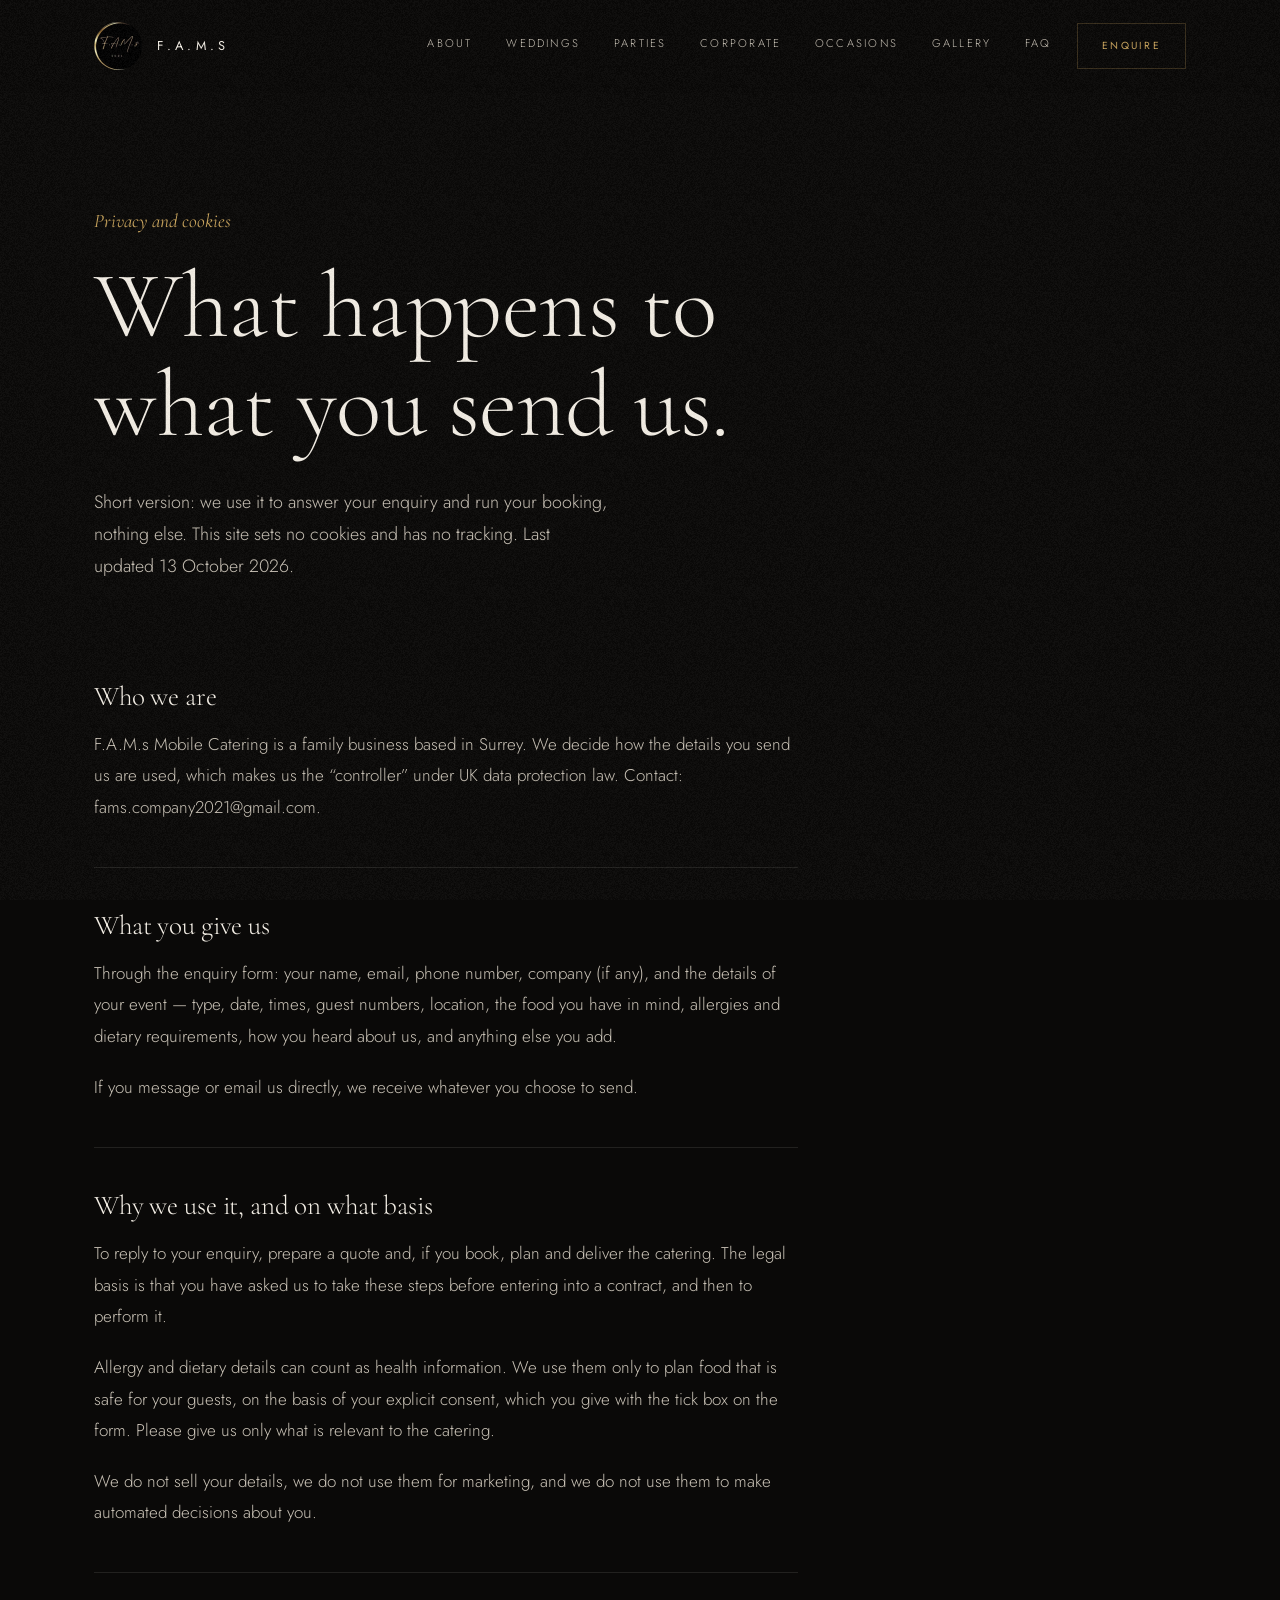
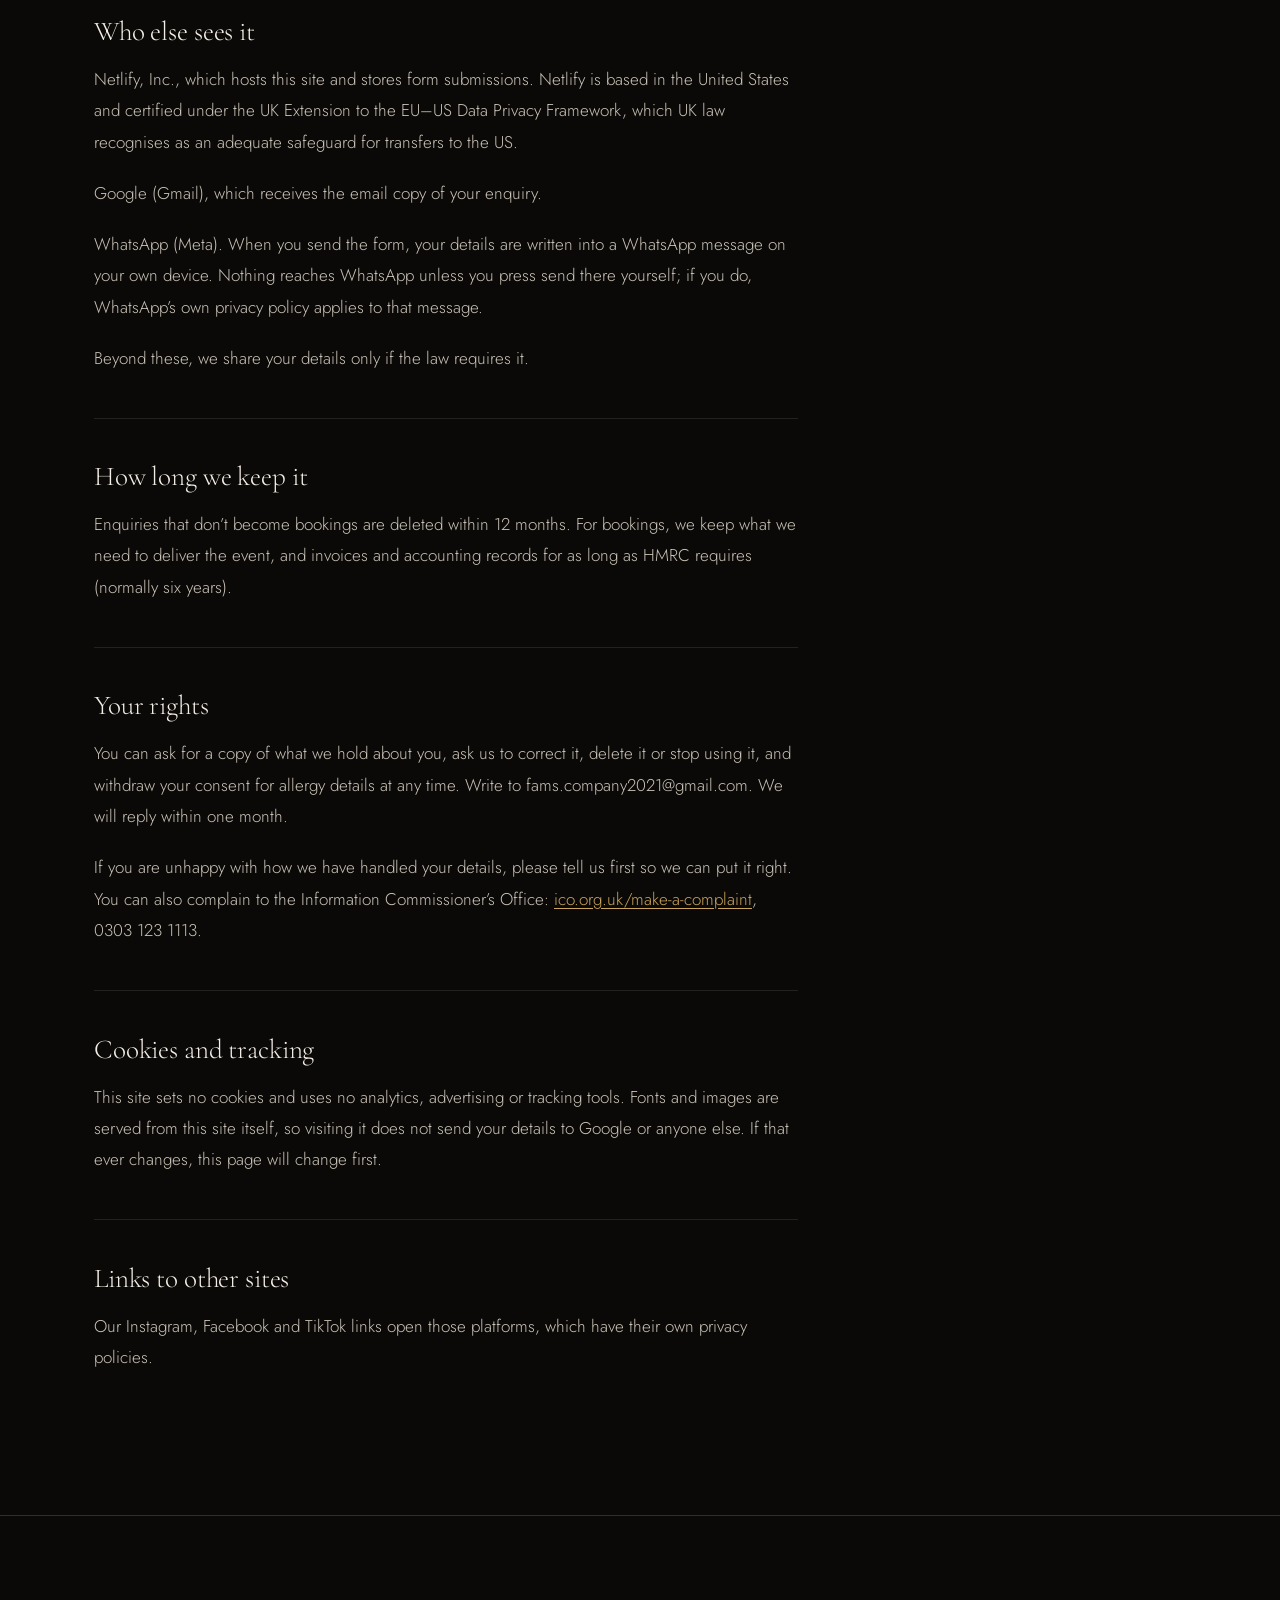
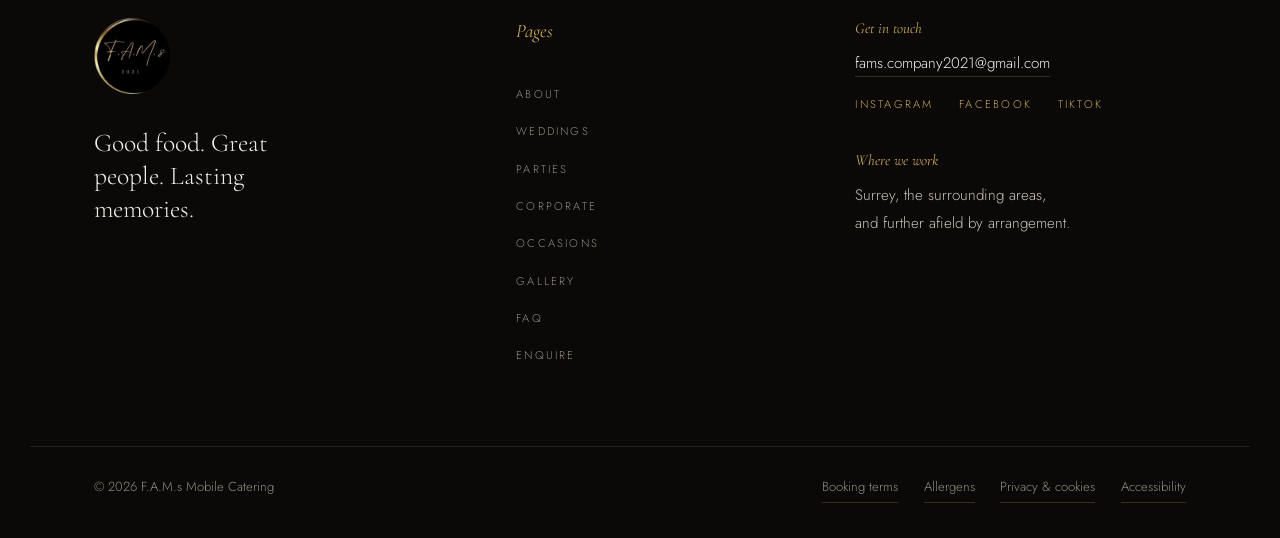
<file: privacy/index.html>
<!doctype html>
<html lang="en-GB">
<head>
<meta charset="utf-8">
<meta name="viewport" content="width=device-width, initial-scale=1">
<title>Privacy &amp; Cookies | F.A.M.s Mobile Catering</title>
<meta name="description" content="How F.A.M.s Mobile Catering uses the details you send us, who sees them, how long we keep them, and your rights under UK GDPR.">
<meta name="robots" content="noindex,follow">

<meta property="og:type" content="website">
<meta property="og:site_name" content="F.A.M.s Mobile Catering">
<meta property="og:title" content="Privacy &amp; Cookies | F.A.M.s Mobile Catering">
<meta property="og:description" content="How F.A.M.s Mobile Catering uses the details you send us, who sees them, how long we keep them, and your rights under UK GDPR.">
<meta property="og:image" content="../assets/foto/social-preview.webp">
<meta property="og:image:width" content="1200">
<meta property="og:image:height" content="630">
<meta name="twitter:card" content="summary_large_image">
<meta name="theme-color" content="#0a0908">
<link rel="icon" href="../assets/favicon.svg" type="image/svg+xml">
<link rel="manifest" href="../site.webmanifest">
<link rel="preload" href="../assets/fonturi/cormorant-garamond-latin-300-normal.woff2" as="font" type="font/woff2" crossorigin>
<link rel="preload" href="../assets/fonturi/jost-latin-300-normal.woff2" as="font" type="font/woff2" crossorigin>
<link rel="stylesheet" href="../assets/styles.css?v=cf857d8e">
<script type="application/ld+json">{"@context": "https://schema.org", "@type": ["LocalBusiness", "FoodEstablishment"], "@id": "#business", "name": "F.A.M.s Mobile Catering", "alternateName": "F.A.M.s 2021", "description": "Family-run mobile catering for weddings, private parties and corporate events across Surrey.", "foundingDate": "2021", "slogan": "Creating memories", "email": "fams.company2021@gmail.com", "sameAs": ["https://www.instagram.com/fams.company2021", "https://www.facebook.com/share/1DTDHNFWVt/", "https://www.tiktok.com/@fams.company2021"], "founder": [{"@type": "Person", "name": "Florin"}, {"@type": "Person", "name": "Alexandra"}, {"@type": "Person", "name": "Mirela"}, {"@type": "Person", "name": "Sofia"}], "servesCuisine": "Event catering", "areaServed": [{"@type": "AdministrativeArea", "name": "Surrey"}, {"@type": "Country", "name": "United Kingdom"}]}</script>
</head>
<body class="pagina-simpla">
<a class="sari" href="#continut">Skip to content</a>
<header class="antet">
  <div class="container antet__interior">
    <a class="marca" href="../" aria-label="F.A.M.s — home">
      <img src="../assets/foto/fams-mark-96.webp"
           srcset="../assets/foto/fams-mark-96.webp 96w, ../assets/foto/fams-mark-192.webp 192w"
           sizes="46px" width="46" height="46" alt="F.A.M.s" decoding="async">
      <span class="marca__text">F.A.M.s</span>
    </a>
    <nav class="nav" aria-label="Primary"><a href="../about/">About</a><a href="../weddings/">Weddings</a><a href="../private-parties/">Parties</a><a href="../corporate-events/">Corporate</a><a href="../special-occasions/">Occasions</a><a href="../gallery/">Gallery</a><a href="../faq/">FAQ</a></nav>
    <a class="buton buton--mic" href="../contact/">Enquire</a>
    <button class="meniu-buton" type="button" aria-expanded="false"
            aria-controls="meniu" data-meniu>
      <span class="meniu-buton__linii" aria-hidden="true"></span>
      <span class="sr">Menu</span>
    </button>
  </div>
  <nav class="meniu" id="meniu" aria-label="Menu" hidden>
    <div class="container">
      <a href="../about/">About</a><a href="../weddings/">Weddings</a><a href="../private-parties/">Parties</a><a href="../corporate-events/">Corporate</a><a href="../special-occasions/">Occasions</a><a href="../gallery/">Gallery</a><a href="../faq/">FAQ</a>
      <a class="buton" href="../contact/">Enquire</a>
    </div>
  </nav>
</header>
<main id="continut">
<section class="titlu-pagina">
  <div class="container">
    <p class="eticheta">Privacy and cookies</p>
    <h1>What happens to<br>what you send us.</h1>
    <p class="lede">Short version: we use it to answer your enquiry and run your booking, nothing else. This site sets no cookies and has no tracking. Last updated 13 October 2026.</p>
  </div>
</section>
<div class="sectiune">
  <div class="container"><div class="text-lung"><section><h2>Who we are</h2><p>F.A.M.s Mobile Catering is a family business based in Surrey. We decide how the details you send us are used, which makes us the “controller” under UK data protection law. Contact: fams.company2021@gmail.com.</p></section><section><h2>What you give us</h2><p>Through the enquiry form: your name, email, phone number, company (if any), and the details of your event — type, date, times, guest numbers, location, the food you have in mind, allergies and dietary requirements, how you heard about us, and anything else you add.</p><p>If you message or email us directly, we receive whatever you choose to send.</p></section><section><h2>Why we use it, and on what basis</h2><p>To reply to your enquiry, prepare a quote and, if you book, plan and deliver the catering. The legal basis is that you have asked us to take these steps before entering into a contract, and then to perform it.</p><p>Allergy and dietary details can count as health information. We use them only to plan food that is safe for your guests, on the basis of your explicit consent, which you give with the tick box on the form. Please give us only what is relevant to the catering.</p><p>We do not sell your details, we do not use them for marketing, and we do not use them to make automated decisions about you.</p></section><section><h2>Who else sees it</h2><p>Netlify, Inc., which hosts this site and stores form submissions. Netlify is based in the United States and certified under the UK Extension to the EU–US Data Privacy Framework, which UK law recognises as an adequate safeguard for transfers to the US.</p><p>Google (Gmail), which receives the email copy of your enquiry.</p><p>WhatsApp (Meta). When you send the form, your details are written into a WhatsApp message on your own device. Nothing reaches WhatsApp unless you press send there yourself; if you do, WhatsApp’s own privacy policy applies to that message.</p><p>Beyond these, we share your details only if the law requires it.</p></section><section><h2>How long we keep it</h2><p>Enquiries that don’t become bookings are deleted within 12 months. For bookings, we keep what we need to deliver the event, and invoices and accounting records for as long as HMRC requires (normally six years).</p></section><section><h2>Your rights</h2><p>You can ask for a copy of what we hold about you, ask us to correct it, delete it or stop using it, and withdraw your consent for allergy details at any time. Write to fams.company2021@gmail.com. We will reply within one month.</p><p>If you are unhappy with how we have handled your details, please tell us first so we can put it right. You can also complain to the Information Commissioner’s Office: <a href="https://ico.org.uk/make-a-complaint/">ico.org.uk/make-a-complaint</a>, 0303 123 1113.</p></section><section><h2>Cookies and tracking</h2><p>This site sets no cookies and uses no analytics, advertising or tracking tools. Fonts and images are served from this site itself, so visiting it does not send your details to Google or anyone else. If that ever changes, this page will change first.</p></section><section><h2>Links to other sites</h2><p>Our Instagram, Facebook and TikTok links open those platforms, which have their own privacy policies.</p></section></div></div>
</div>
</main>
<footer class="subsol">
  <div class="container subsol__grid">
    <div class="subsol__marca">
      <img src="../assets/foto/fams-mark-192.webp" width="72" height="72"
           alt="" loading="lazy" decoding="async">
      <p class="subsol__slogan">Good food. Great people. Lasting memories.</p>
    </div>
    <nav class="subsol__nav" aria-label="Footer">
      <p class="eticheta">Pages</p>
      <a href="../about/">About</a><a href="../weddings/">Weddings</a><a href="../private-parties/">Parties</a><a href="../corporate-events/">Corporate</a><a href="../special-occasions/">Occasions</a><a href="../gallery/">Gallery</a><a href="../faq/">FAQ</a>
      <a href="../contact/">Enquire</a>
    </nav>
    <div class="subsol__info">
      <p class="eticheta">Get in touch</p>
      <p><a class="subsol__email" href="mailto:fams.company2021@gmail.com">fams.company2021@gmail.com</a></p>
      <p class="subsol__retele"><a href="https://www.instagram.com/fams.company2021" rel="noopener me" target="_blank">Instagram</a><a href="https://www.facebook.com/share/1DTDHNFWVt/" rel="noopener me" target="_blank">Facebook</a><a href="https://www.tiktok.com/@fams.company2021" rel="noopener me" target="_blank">TikTok</a></p>
      <p class="eticheta">Where we work</p>
      <p>Surrey, the surrounding areas,<br>and further afield by arrangement.</p>
    </div>
  </div>
  <div class="container subsol__jos">
    <p>&copy; 2026 F.A.M.s Mobile Catering</p>
    <p class="subsol__legal"><a href="../booking-terms/">Booking terms</a>
      <a href="../allergens/">Allergens</a>
      <a href="../privacy/">Privacy &amp; cookies</a>
      <a href="../accessibility/">Accessibility</a></p>
  </div>
</footer>
<script src="../assets/site.js?v=3d418862" defer></script>
</body>
</html>
</file>
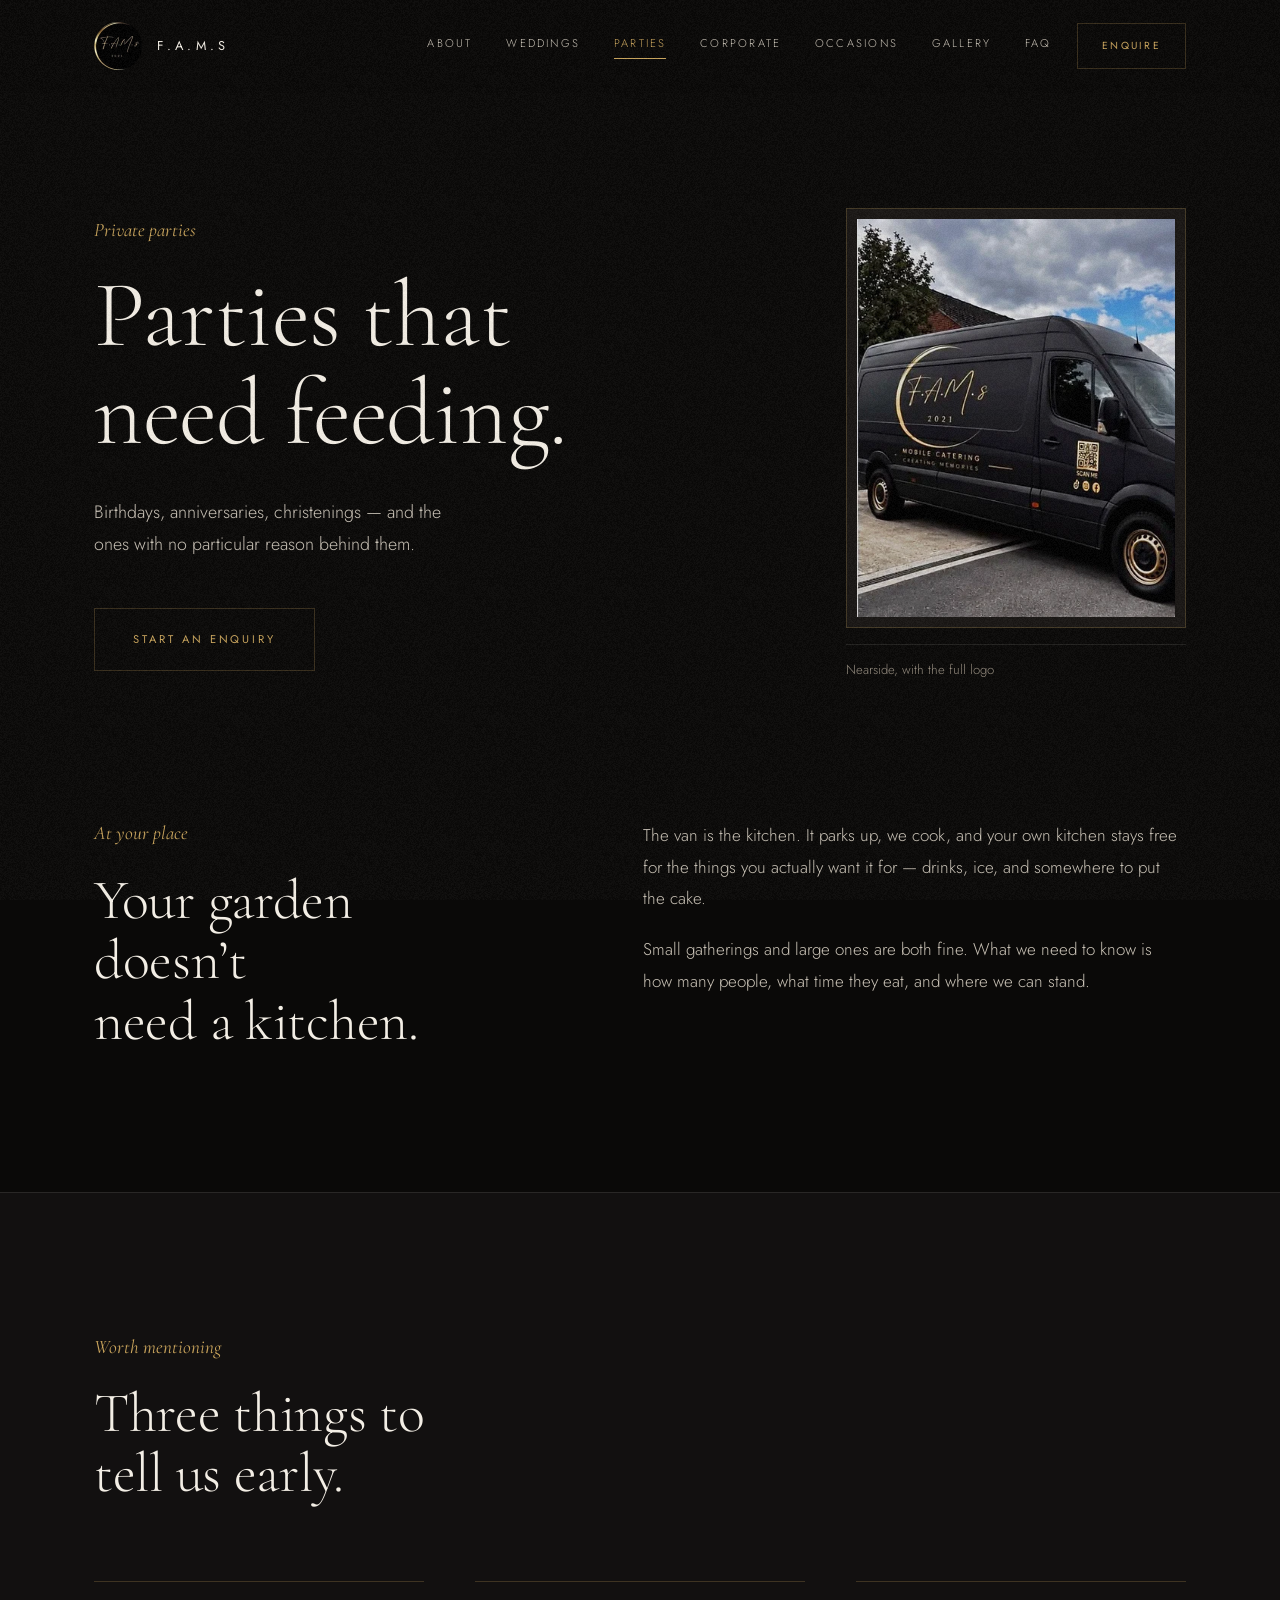
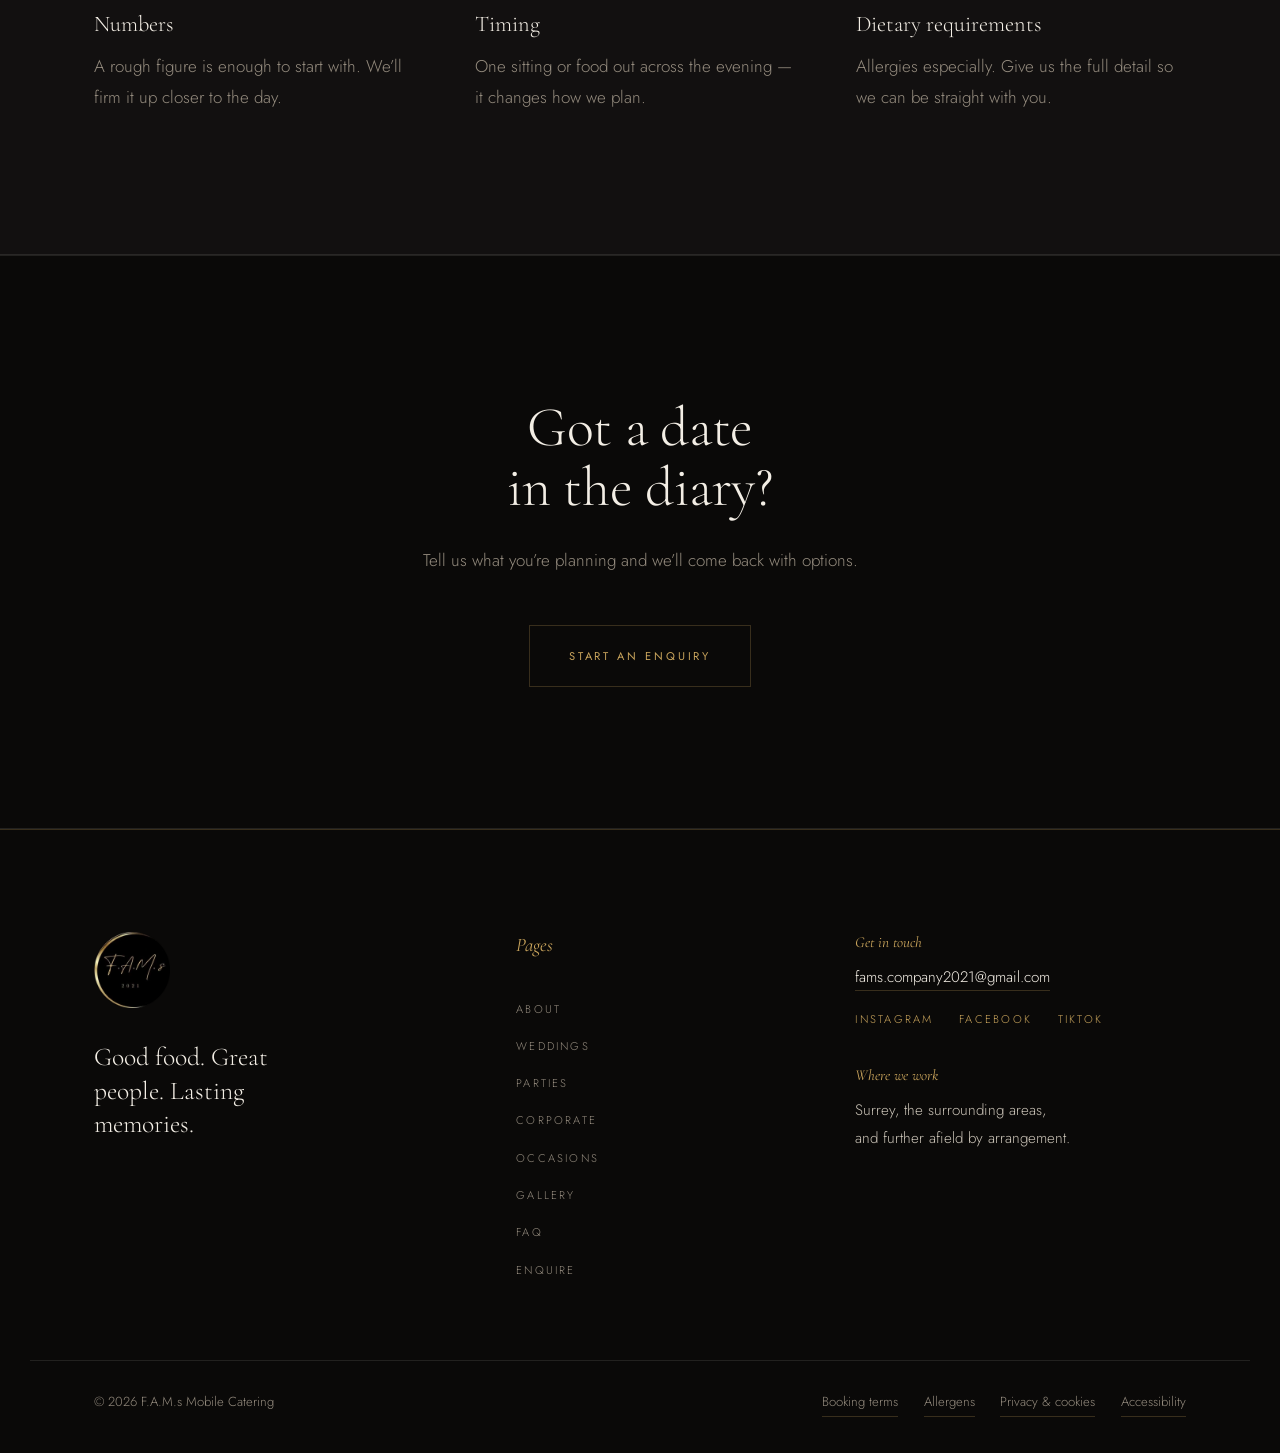
<file: private-parties/index.html>
<!doctype html>
<html lang="en-GB">
<head>
<meta charset="utf-8">
<meta name="viewport" content="width=device-width, initial-scale=1">
<title>Private Party Catering in Surrey | F.A.M.s Mobile Catering</title>
<meta name="description" content="Mobile catering for birthdays, anniversaries, christenings and private celebrations across Surrey. Family-run, cooked fresh.">

<meta property="og:type" content="website">
<meta property="og:site_name" content="F.A.M.s Mobile Catering">
<meta property="og:title" content="Private Party Catering in Surrey | F.A.M.s Mobile Catering">
<meta property="og:description" content="Mobile catering for birthdays, anniversaries, christenings and private celebrations across Surrey. Family-run, cooked fresh.">
<meta property="og:image" content="../assets/foto/social-preview.webp">
<meta property="og:image:width" content="1200">
<meta property="og:image:height" content="630">
<meta name="twitter:card" content="summary_large_image">
<meta name="theme-color" content="#0a0908">
<link rel="icon" href="../assets/favicon.svg" type="image/svg+xml">
<link rel="manifest" href="../site.webmanifest">
<link rel="preload" href="../assets/fonturi/cormorant-garamond-latin-300-normal.woff2" as="font" type="font/woff2" crossorigin>
<link rel="preload" href="../assets/fonturi/jost-latin-300-normal.woff2" as="font" type="font/woff2" crossorigin>
<link rel="stylesheet" href="../assets/styles.css?v=cf857d8e">
<script type="application/ld+json">{"@context": "https://schema.org", "@type": ["LocalBusiness", "FoodEstablishment"], "@id": "#business", "name": "F.A.M.s Mobile Catering", "alternateName": "F.A.M.s 2021", "description": "Family-run mobile catering for weddings, private parties and corporate events across Surrey.", "foundingDate": "2021", "slogan": "Creating memories", "email": "fams.company2021@gmail.com", "sameAs": ["https://www.instagram.com/fams.company2021", "https://www.facebook.com/share/1DTDHNFWVt/", "https://www.tiktok.com/@fams.company2021"], "founder": [{"@type": "Person", "name": "Florin"}, {"@type": "Person", "name": "Alexandra"}, {"@type": "Person", "name": "Mirela"}, {"@type": "Person", "name": "Sofia"}], "servesCuisine": "Event catering", "areaServed": [{"@type": "AdministrativeArea", "name": "Surrey"}, {"@type": "Country", "name": "United Kingdom"}]}</script>
</head>
<body>
<a class="sari" href="#continut">Skip to content</a>
<header class="antet">
  <div class="container antet__interior">
    <a class="marca" href="../" aria-label="F.A.M.s — home">
      <img src="../assets/foto/fams-mark-96.webp"
           srcset="../assets/foto/fams-mark-96.webp 96w, ../assets/foto/fams-mark-192.webp 192w"
           sizes="46px" width="46" height="46" alt="F.A.M.s" decoding="async">
      <span class="marca__text">F.A.M.s</span>
    </a>
    <nav class="nav" aria-label="Primary"><a href="../about/">About</a><a href="../weddings/">Weddings</a><a href="../private-parties/" aria-current="page">Parties</a><a href="../corporate-events/">Corporate</a><a href="../special-occasions/">Occasions</a><a href="../gallery/">Gallery</a><a href="../faq/">FAQ</a></nav>
    <a class="buton buton--mic" href="../contact/">Enquire</a>
    <button class="meniu-buton" type="button" aria-expanded="false"
            aria-controls="meniu" data-meniu>
      <span class="meniu-buton__linii" aria-hidden="true"></span>
      <span class="sr">Menu</span>
    </button>
  </div>
  <nav class="meniu" id="meniu" aria-label="Menu" hidden>
    <div class="container">
      <a href="../about/">About</a><a href="../weddings/">Weddings</a><a href="../private-parties/" aria-current="page">Parties</a><a href="../corporate-events/">Corporate</a><a href="../special-occasions/">Occasions</a><a href="../gallery/">Gallery</a><a href="../faq/">FAQ</a>
      <a class="buton" href="../contact/">Enquire</a>
    </div>
  </nav>
</header>
<main id="continut">
<section class="deschidere">
  <div class="container deschidere__grid">
    <div class="deschidere__text">
      <p class="eticheta">Private parties</p>
      <h1>Parties that<br>need feeding.</h1>
      <p class="lede">Birthdays, anniversaries, christenings — and the ones with no particular reason behind them.</p>
      <div class="actiuni"><a class="buton" href="../contact/">Start an enquiry</a></div>
    </div>
    <div class="deschidere__foto"><figure class="placa placa--ridicata"><span class="placa__cadru"><img src="../assets/foto/van-side-560.webp" srcset="../assets/foto/van-side-280.webp 280w, ../assets/foto/van-side-420.webp 420w, ../assets/foto/van-side-560.webp 560w" sizes="(max-width: 860px) 62vw, 320px" width="578" height="722" alt="The side of the FAMs van, showing the F.A.M.s 2021 logo" decoding="async"></span><figcaption>Nearside, with the full logo</figcaption></figure></div>
  </div>
</section>
<section class="sectiune">
  <div class="container proza">
    <div class="proza__cap">
      <p class="eticheta">At your place</p>
      <h2>Your garden doesn’t<br>need a kitchen.</h2>
    </div>
    <div class="proza__text"><p>The van is the kitchen. It parks up, we cook, and your own kitchen stays free for the things you actually want it for — drinks, ice, and somewhere to put the cake.</p><p>Small gatherings and large ones are both fine. What we need to know is how many people, what time they eat, and where we can stand.</p></div>
  </div>
</section>
<section class="sectiune sectiune--alt">
  <div class="container">
    <header class="cap">
      <p class="eticheta">Worth mentioning</p>
      <h2>Three things to<br>tell us early.</h2>
    </header>
    <div class="puncte"><div class="punct"><h3>Numbers</h3><p>A rough figure is enough to start with. We’ll firm it up closer to the day.</p></div><div class="punct"><h3>Timing</h3><p>One sitting or food out across the evening — it changes how we plan.</p></div><div class="punct"><h3>Dietary requirements</h3><p>Allergies especially. Give us the full detail so we can be straight with you.</p></div></div>
  </div>
</section>
<section class="final">
  <div class="container">
    <h2>Got a date<br>in the diary?</h2>
    <p>Tell us what you’re planning and we’ll come back with options.</p>
    <a class="buton" href="../contact/">Start an enquiry</a>
  </div>
</section>
</main>
<footer class="subsol">
  <div class="container subsol__grid">
    <div class="subsol__marca">
      <img src="../assets/foto/fams-mark-192.webp" width="72" height="72"
           alt="" loading="lazy" decoding="async">
      <p class="subsol__slogan">Good food. Great people. Lasting memories.</p>
    </div>
    <nav class="subsol__nav" aria-label="Footer">
      <p class="eticheta">Pages</p>
      <a href="../about/">About</a><a href="../weddings/">Weddings</a><a href="../private-parties/">Parties</a><a href="../corporate-events/">Corporate</a><a href="../special-occasions/">Occasions</a><a href="../gallery/">Gallery</a><a href="../faq/">FAQ</a>
      <a href="../contact/">Enquire</a>
    </nav>
    <div class="subsol__info">
      <p class="eticheta">Get in touch</p>
      <p><a class="subsol__email" href="mailto:fams.company2021@gmail.com">fams.company2021@gmail.com</a></p>
      <p class="subsol__retele"><a href="https://www.instagram.com/fams.company2021" rel="noopener me" target="_blank">Instagram</a><a href="https://www.facebook.com/share/1DTDHNFWVt/" rel="noopener me" target="_blank">Facebook</a><a href="https://www.tiktok.com/@fams.company2021" rel="noopener me" target="_blank">TikTok</a></p>
      <p class="eticheta">Where we work</p>
      <p>Surrey, the surrounding areas,<br>and further afield by arrangement.</p>
    </div>
  </div>
  <div class="container subsol__jos">
    <p>&copy; 2026 F.A.M.s Mobile Catering</p>
    <p class="subsol__legal"><a href="../booking-terms/">Booking terms</a>
      <a href="../allergens/">Allergens</a>
      <a href="../privacy/">Privacy &amp; cookies</a>
      <a href="../accessibility/">Accessibility</a></p>
  </div>
</footer>
<script src="../assets/site.js?v=3d418862" defer></script>
</body>
</html>
</file>
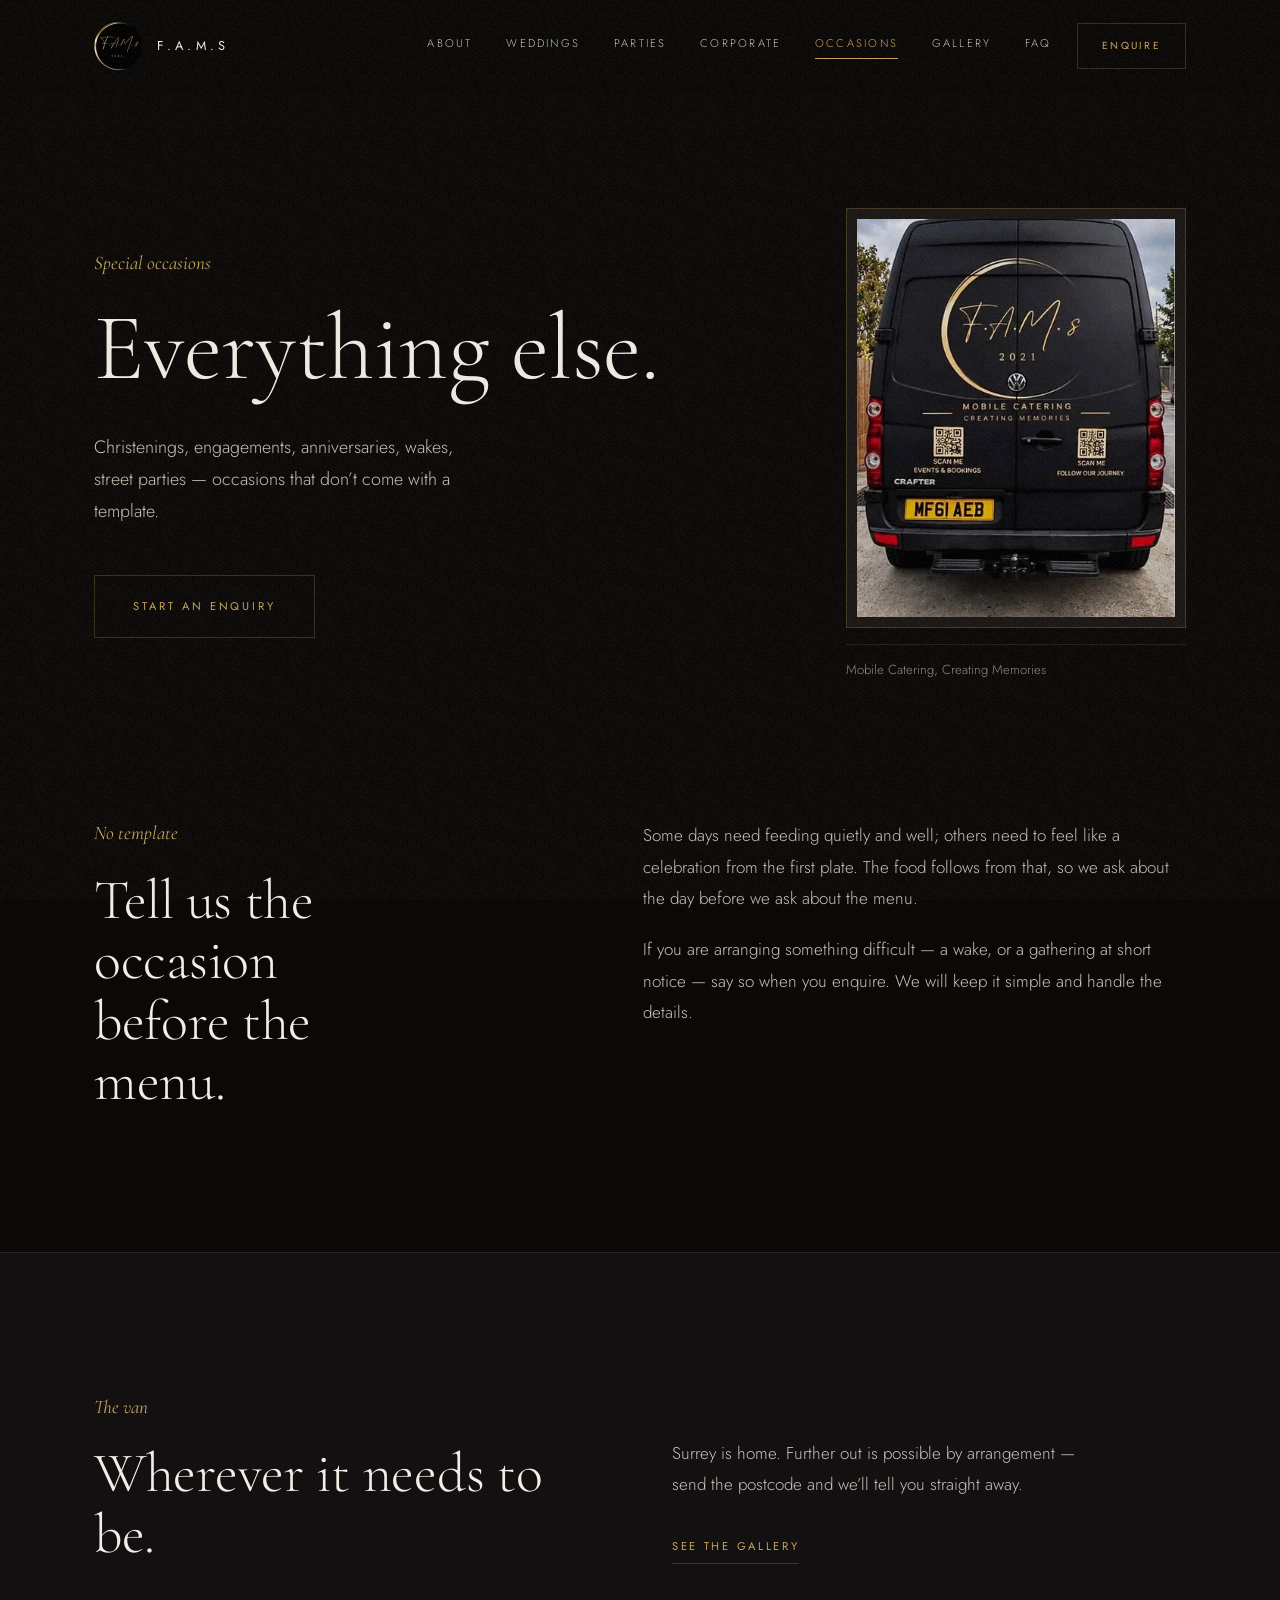
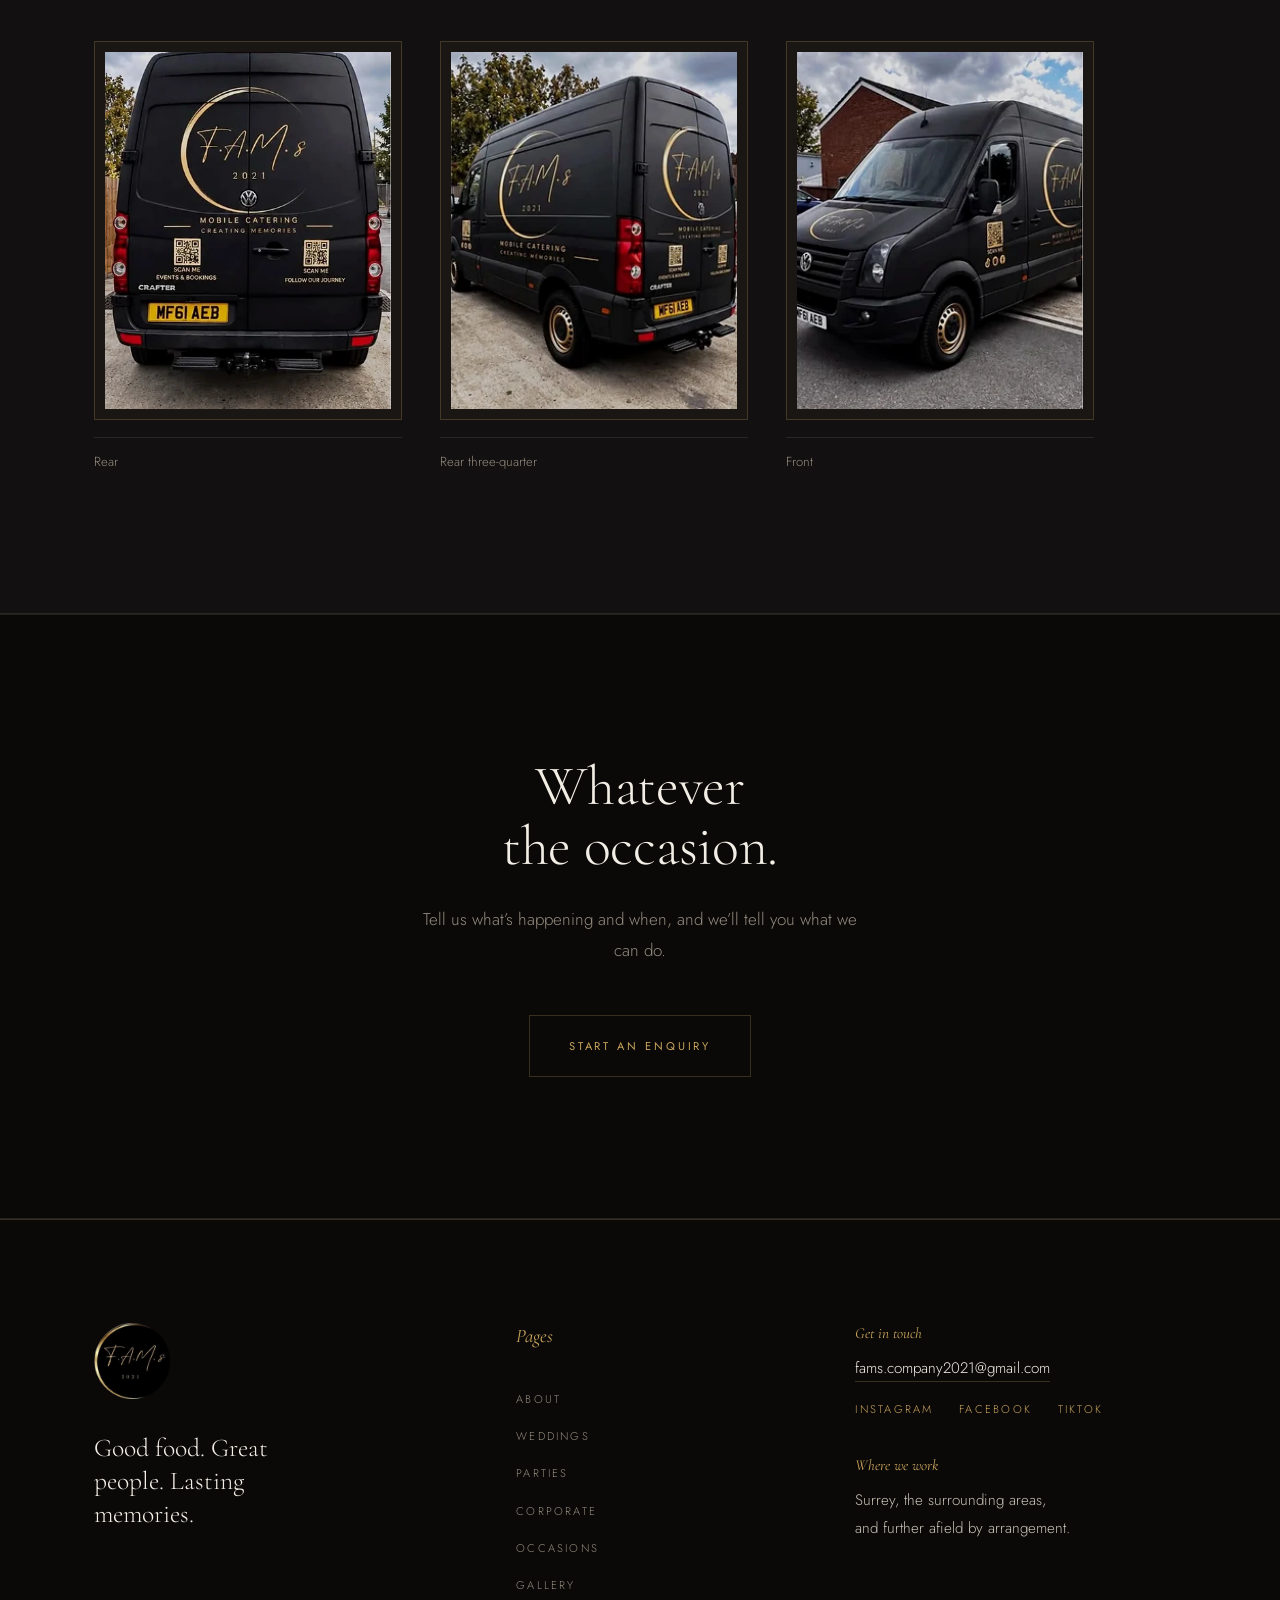
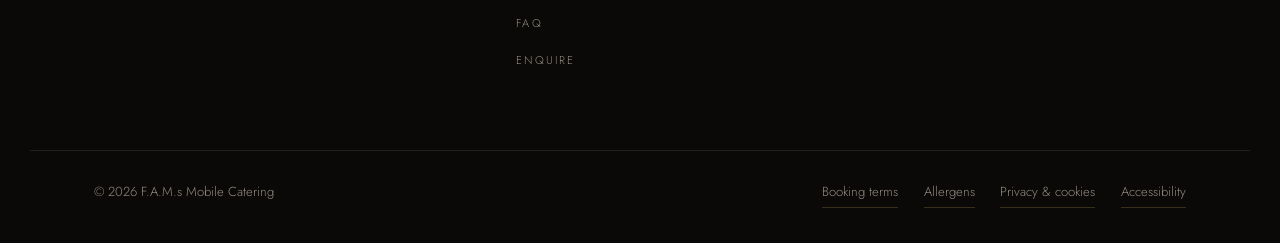
<file: special-occasions/index.html>
<!doctype html>
<html lang="en-GB">
<head>
<meta charset="utf-8">
<meta name="viewport" content="width=device-width, initial-scale=1">
<title>Special Occasion Catering in Surrey | F.A.M.s Mobile Catering</title>
<meta name="description" content="Christenings, engagements, anniversaries, wakes and street parties — mobile catering for occasions that don’t come with a template.">

<meta property="og:type" content="website">
<meta property="og:site_name" content="F.A.M.s Mobile Catering">
<meta property="og:title" content="Special Occasion Catering in Surrey | F.A.M.s Mobile Catering">
<meta property="og:description" content="Christenings, engagements, anniversaries, wakes and street parties — mobile catering for occasions that don’t come with a template.">
<meta property="og:image" content="../assets/foto/social-preview.webp">
<meta property="og:image:width" content="1200">
<meta property="og:image:height" content="630">
<meta name="twitter:card" content="summary_large_image">
<meta name="theme-color" content="#0a0908">
<link rel="icon" href="../assets/favicon.svg" type="image/svg+xml">
<link rel="manifest" href="../site.webmanifest">
<link rel="preload" href="../assets/fonturi/cormorant-garamond-latin-300-normal.woff2" as="font" type="font/woff2" crossorigin>
<link rel="preload" href="../assets/fonturi/jost-latin-300-normal.woff2" as="font" type="font/woff2" crossorigin>
<link rel="stylesheet" href="../assets/styles.css?v=cf857d8e">
<script type="application/ld+json">{"@context": "https://schema.org", "@type": ["LocalBusiness", "FoodEstablishment"], "@id": "#business", "name": "F.A.M.s Mobile Catering", "alternateName": "F.A.M.s 2021", "description": "Family-run mobile catering for weddings, private parties and corporate events across Surrey.", "foundingDate": "2021", "slogan": "Creating memories", "email": "fams.company2021@gmail.com", "sameAs": ["https://www.instagram.com/fams.company2021", "https://www.facebook.com/share/1DTDHNFWVt/", "https://www.tiktok.com/@fams.company2021"], "founder": [{"@type": "Person", "name": "Florin"}, {"@type": "Person", "name": "Alexandra"}, {"@type": "Person", "name": "Mirela"}, {"@type": "Person", "name": "Sofia"}], "servesCuisine": "Event catering", "areaServed": [{"@type": "AdministrativeArea", "name": "Surrey"}, {"@type": "Country", "name": "United Kingdom"}]}</script>
</head>
<body>
<a class="sari" href="#continut">Skip to content</a>
<header class="antet">
  <div class="container antet__interior">
    <a class="marca" href="../" aria-label="F.A.M.s — home">
      <img src="../assets/foto/fams-mark-96.webp"
           srcset="../assets/foto/fams-mark-96.webp 96w, ../assets/foto/fams-mark-192.webp 192w"
           sizes="46px" width="46" height="46" alt="F.A.M.s" decoding="async">
      <span class="marca__text">F.A.M.s</span>
    </a>
    <nav class="nav" aria-label="Primary"><a href="../about/">About</a><a href="../weddings/">Weddings</a><a href="../private-parties/">Parties</a><a href="../corporate-events/">Corporate</a><a href="../special-occasions/" aria-current="page">Occasions</a><a href="../gallery/">Gallery</a><a href="../faq/">FAQ</a></nav>
    <a class="buton buton--mic" href="../contact/">Enquire</a>
    <button class="meniu-buton" type="button" aria-expanded="false"
            aria-controls="meniu" data-meniu>
      <span class="meniu-buton__linii" aria-hidden="true"></span>
      <span class="sr">Menu</span>
    </button>
  </div>
  <nav class="meniu" id="meniu" aria-label="Menu" hidden>
    <div class="container">
      <a href="../about/">About</a><a href="../weddings/">Weddings</a><a href="../private-parties/">Parties</a><a href="../corporate-events/">Corporate</a><a href="../special-occasions/" aria-current="page">Occasions</a><a href="../gallery/">Gallery</a><a href="../faq/">FAQ</a>
      <a class="buton" href="../contact/">Enquire</a>
    </div>
  </nav>
</header>
<main id="continut">
<section class="deschidere">
  <div class="container deschidere__grid">
    <div class="deschidere__text">
      <p class="eticheta">Special occasions</p>
      <h1>Everything else.</h1>
      <p class="lede">Christenings, engagements, anniversaries, wakes, street parties — occasions that don’t come with a template.</p>
      <div class="actiuni"><a class="buton" href="../contact/">Start an enquiry</a></div>
    </div>
    <div class="deschidere__foto"><figure class="placa placa--ridicata"><span class="placa__cadru"><img src="../assets/foto/van-rear-560.webp" srcset="../assets/foto/van-rear-280.webp 280w, ../assets/foto/van-rear-420.webp 420w, ../assets/foto/van-rear-560.webp 560w" sizes="(max-width: 860px) 62vw, 320px" width="564" height="705" alt="The back of the FAMs van: Mobile Catering, Creating Memories" decoding="async"></span><figcaption>Mobile Catering, Creating Memories</figcaption></figure></div>
  </div>
</section>
<section class="sectiune">
  <div class="container proza">
    <div class="proza__cap">
      <p class="eticheta">No template</p>
      <h2>Tell us the occasion<br>before the menu.</h2>
    </div>
    <div class="proza__text"><p>Some days need feeding quietly and well; others need to feel like a celebration from the first plate. The food follows from that, so we ask about the day before we ask about the menu.</p><p>If you are arranging something difficult — a wake, or a gathering at short notice — say so when you enquire. We will keep it simple and handle the details.</p></div>
  </div>
</section>
<section class="sectiune sectiune--alt">
  <div class="container">
    <header class="cap cap--doua">
      <div>
        <p class="eticheta">The van</p>
        <h2>Wherever it needs to be.</h2>
      </div>
      <div class="cap__aparte">
        <p>Surrey is home. Further out is possible by arrangement — send the postcode and we’ll tell you straight away.</p>
        <a class="legatura" href="../gallery/">See the gallery</a>
      </div>
    </header>
    <div class="trio"><figure class="placa"><span class="placa__cadru"><img src="../assets/foto/van-rear-560.webp" srcset="../assets/foto/van-rear-280.webp 280w, ../assets/foto/van-rear-420.webp 420w, ../assets/foto/van-rear-560.webp 560w" sizes="(max-width: 760px) 44vw, 260px" width="564" height="705" alt="The back of the FAMs van: Mobile Catering, Creating Memories" loading="lazy" decoding="async"></span><figcaption>Rear</figcaption></figure><figure class="placa"><span class="placa__cadru"><img src="../assets/foto/van-rear-angle-560.webp" srcset="../assets/foto/van-rear-angle-280.webp 280w, ../assets/foto/van-rear-angle-420.webp 420w, ../assets/foto/van-rear-angle-560.webp 560w" sizes="(max-width: 760px) 44vw, 260px" width="578" height="722" alt="The FAMs van from the rear three-quarter, parked under a tree" loading="lazy" decoding="async"></span><figcaption>Rear three-quarter</figcaption></figure><figure class="placa"><span class="placa__cadru"><img src="../assets/foto/van-front-560.webp" srcset="../assets/foto/van-front-280.webp 280w, ../assets/foto/van-front-420.webp 420w, ../assets/foto/van-front-560.webp 560w" sizes="(max-width: 760px) 44vw, 260px" width="560" height="700" alt="The FAMs van from the front, matte black with gold lettering" loading="lazy" decoding="async"></span><figcaption>Front</figcaption></figure></div>
  </div>
</section>
<section class="final">
  <div class="container">
    <h2>Whatever<br>the occasion.</h2>
    <p>Tell us what’s happening and when, and we’ll tell you what we can do.</p>
    <a class="buton" href="../contact/">Start an enquiry</a>
  </div>
</section>
</main>
<footer class="subsol">
  <div class="container subsol__grid">
    <div class="subsol__marca">
      <img src="../assets/foto/fams-mark-192.webp" width="72" height="72"
           alt="" loading="lazy" decoding="async">
      <p class="subsol__slogan">Good food. Great people. Lasting memories.</p>
    </div>
    <nav class="subsol__nav" aria-label="Footer">
      <p class="eticheta">Pages</p>
      <a href="../about/">About</a><a href="../weddings/">Weddings</a><a href="../private-parties/">Parties</a><a href="../corporate-events/">Corporate</a><a href="../special-occasions/">Occasions</a><a href="../gallery/">Gallery</a><a href="../faq/">FAQ</a>
      <a href="../contact/">Enquire</a>
    </nav>
    <div class="subsol__info">
      <p class="eticheta">Get in touch</p>
      <p><a class="subsol__email" href="mailto:fams.company2021@gmail.com">fams.company2021@gmail.com</a></p>
      <p class="subsol__retele"><a href="https://www.instagram.com/fams.company2021" rel="noopener me" target="_blank">Instagram</a><a href="https://www.facebook.com/share/1DTDHNFWVt/" rel="noopener me" target="_blank">Facebook</a><a href="https://www.tiktok.com/@fams.company2021" rel="noopener me" target="_blank">TikTok</a></p>
      <p class="eticheta">Where we work</p>
      <p>Surrey, the surrounding areas,<br>and further afield by arrangement.</p>
    </div>
  </div>
  <div class="container subsol__jos">
    <p>&copy; 2026 F.A.M.s Mobile Catering</p>
    <p class="subsol__legal"><a href="../booking-terms/">Booking terms</a>
      <a href="../allergens/">Allergens</a>
      <a href="../privacy/">Privacy &amp; cookies</a>
      <a href="../accessibility/">Accessibility</a></p>
  </div>
</footer>
<script src="../assets/site.js?v=3d418862" defer></script>
</body>
</html>
</file>
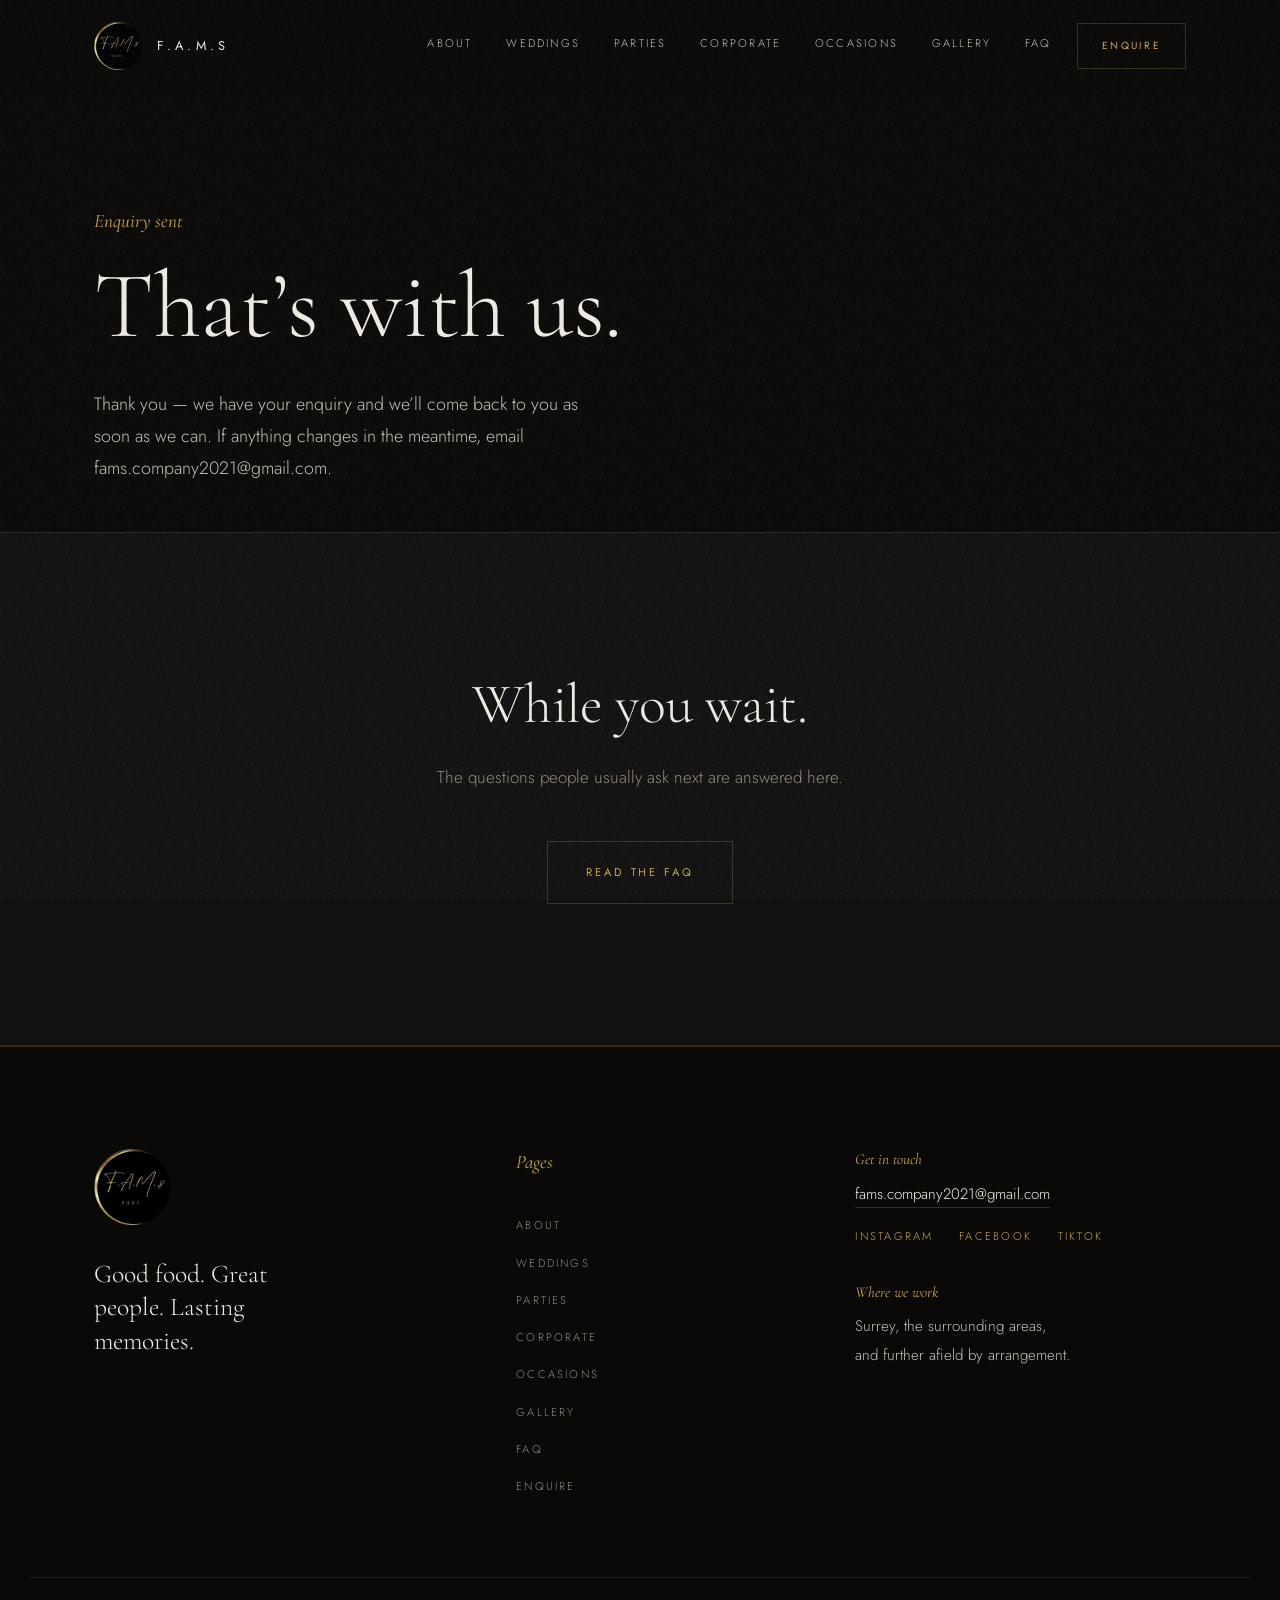
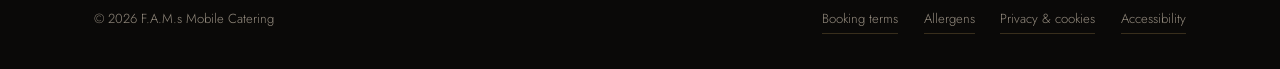
<file: thank-you/index.html>
<!doctype html>
<html lang="en-GB">
<head>
<meta charset="utf-8">
<meta name="viewport" content="width=device-width, initial-scale=1">
<title>Thank you | F.A.M.s Mobile Catering</title>
<meta name="description" content="Your enquiry has reached F.A.M.s Mobile Catering.">
<meta name="robots" content="noindex,follow">

<meta property="og:type" content="website">
<meta property="og:site_name" content="F.A.M.s Mobile Catering">
<meta property="og:title" content="Thank you | F.A.M.s Mobile Catering">
<meta property="og:description" content="Your enquiry has reached F.A.M.s Mobile Catering.">
<meta property="og:image" content="../assets/foto/social-preview.webp">
<meta property="og:image:width" content="1200">
<meta property="og:image:height" content="630">
<meta name="twitter:card" content="summary_large_image">
<meta name="theme-color" content="#0a0908">
<link rel="icon" href="../assets/favicon.svg" type="image/svg+xml">
<link rel="manifest" href="../site.webmanifest">
<link rel="preload" href="../assets/fonturi/cormorant-garamond-latin-300-normal.woff2" as="font" type="font/woff2" crossorigin>
<link rel="preload" href="../assets/fonturi/jost-latin-300-normal.woff2" as="font" type="font/woff2" crossorigin>
<link rel="stylesheet" href="../assets/styles.css?v=cf857d8e">
<script type="application/ld+json">{"@context": "https://schema.org", "@type": ["LocalBusiness", "FoodEstablishment"], "@id": "#business", "name": "F.A.M.s Mobile Catering", "alternateName": "F.A.M.s 2021", "description": "Family-run mobile catering for weddings, private parties and corporate events across Surrey.", "foundingDate": "2021", "slogan": "Creating memories", "email": "fams.company2021@gmail.com", "sameAs": ["https://www.instagram.com/fams.company2021", "https://www.facebook.com/share/1DTDHNFWVt/", "https://www.tiktok.com/@fams.company2021"], "founder": [{"@type": "Person", "name": "Florin"}, {"@type": "Person", "name": "Alexandra"}, {"@type": "Person", "name": "Mirela"}, {"@type": "Person", "name": "Sofia"}], "servesCuisine": "Event catering", "areaServed": [{"@type": "AdministrativeArea", "name": "Surrey"}, {"@type": "Country", "name": "United Kingdom"}]}</script>
</head>
<body class="pagina-simpla">
<a class="sari" href="#continut">Skip to content</a>
<header class="antet">
  <div class="container antet__interior">
    <a class="marca" href="../" aria-label="F.A.M.s — home">
      <img src="../assets/foto/fams-mark-96.webp"
           srcset="../assets/foto/fams-mark-96.webp 96w, ../assets/foto/fams-mark-192.webp 192w"
           sizes="46px" width="46" height="46" alt="F.A.M.s" decoding="async">
      <span class="marca__text">F.A.M.s</span>
    </a>
    <nav class="nav" aria-label="Primary"><a href="../about/">About</a><a href="../weddings/">Weddings</a><a href="../private-parties/">Parties</a><a href="../corporate-events/">Corporate</a><a href="../special-occasions/">Occasions</a><a href="../gallery/">Gallery</a><a href="../faq/">FAQ</a></nav>
    <a class="buton buton--mic" href="../contact/">Enquire</a>
    <button class="meniu-buton" type="button" aria-expanded="false"
            aria-controls="meniu" data-meniu>
      <span class="meniu-buton__linii" aria-hidden="true"></span>
      <span class="sr">Menu</span>
    </button>
  </div>
  <nav class="meniu" id="meniu" aria-label="Menu" hidden>
    <div class="container">
      <a href="../about/">About</a><a href="../weddings/">Weddings</a><a href="../private-parties/">Parties</a><a href="../corporate-events/">Corporate</a><a href="../special-occasions/">Occasions</a><a href="../gallery/">Gallery</a><a href="../faq/">FAQ</a>
      <a class="buton" href="../contact/">Enquire</a>
    </div>
  </nav>
</header>
<main id="continut">
<section class="titlu-pagina">
  <div class="container">
    <p class="eticheta">Enquiry sent</p>
    <h1>That’s with us.</h1>
    <p class="lede">Thank you — we have your enquiry and we’ll come back to you as soon as we can. If anything changes in the meantime, email fams.company2021@gmail.com.</p>
  </div>
</section>
<section class="final">
  <div class="container">
    <h2>While you wait.</h2>
    <p>The questions people usually ask next are answered here.</p>
    <a class="buton" href="../faq/">Read the FAQ</a>
  </div>
</section>
</main>
<footer class="subsol">
  <div class="container subsol__grid">
    <div class="subsol__marca">
      <img src="../assets/foto/fams-mark-192.webp" width="72" height="72"
           alt="" loading="lazy" decoding="async">
      <p class="subsol__slogan">Good food. Great people. Lasting memories.</p>
    </div>
    <nav class="subsol__nav" aria-label="Footer">
      <p class="eticheta">Pages</p>
      <a href="../about/">About</a><a href="../weddings/">Weddings</a><a href="../private-parties/">Parties</a><a href="../corporate-events/">Corporate</a><a href="../special-occasions/">Occasions</a><a href="../gallery/">Gallery</a><a href="../faq/">FAQ</a>
      <a href="../contact/">Enquire</a>
    </nav>
    <div class="subsol__info">
      <p class="eticheta">Get in touch</p>
      <p><a class="subsol__email" href="mailto:fams.company2021@gmail.com">fams.company2021@gmail.com</a></p>
      <p class="subsol__retele"><a href="https://www.instagram.com/fams.company2021" rel="noopener me" target="_blank">Instagram</a><a href="https://www.facebook.com/share/1DTDHNFWVt/" rel="noopener me" target="_blank">Facebook</a><a href="https://www.tiktok.com/@fams.company2021" rel="noopener me" target="_blank">TikTok</a></p>
      <p class="eticheta">Where we work</p>
      <p>Surrey, the surrounding areas,<br>and further afield by arrangement.</p>
    </div>
  </div>
  <div class="container subsol__jos">
    <p>&copy; 2026 F.A.M.s Mobile Catering</p>
    <p class="subsol__legal"><a href="../booking-terms/">Booking terms</a>
      <a href="../allergens/">Allergens</a>
      <a href="../privacy/">Privacy &amp; cookies</a>
      <a href="../accessibility/">Accessibility</a></p>
  </div>
</footer>
<script src="../assets/site.js?v=3d418862" defer></script>
</body>
</html>
</file>
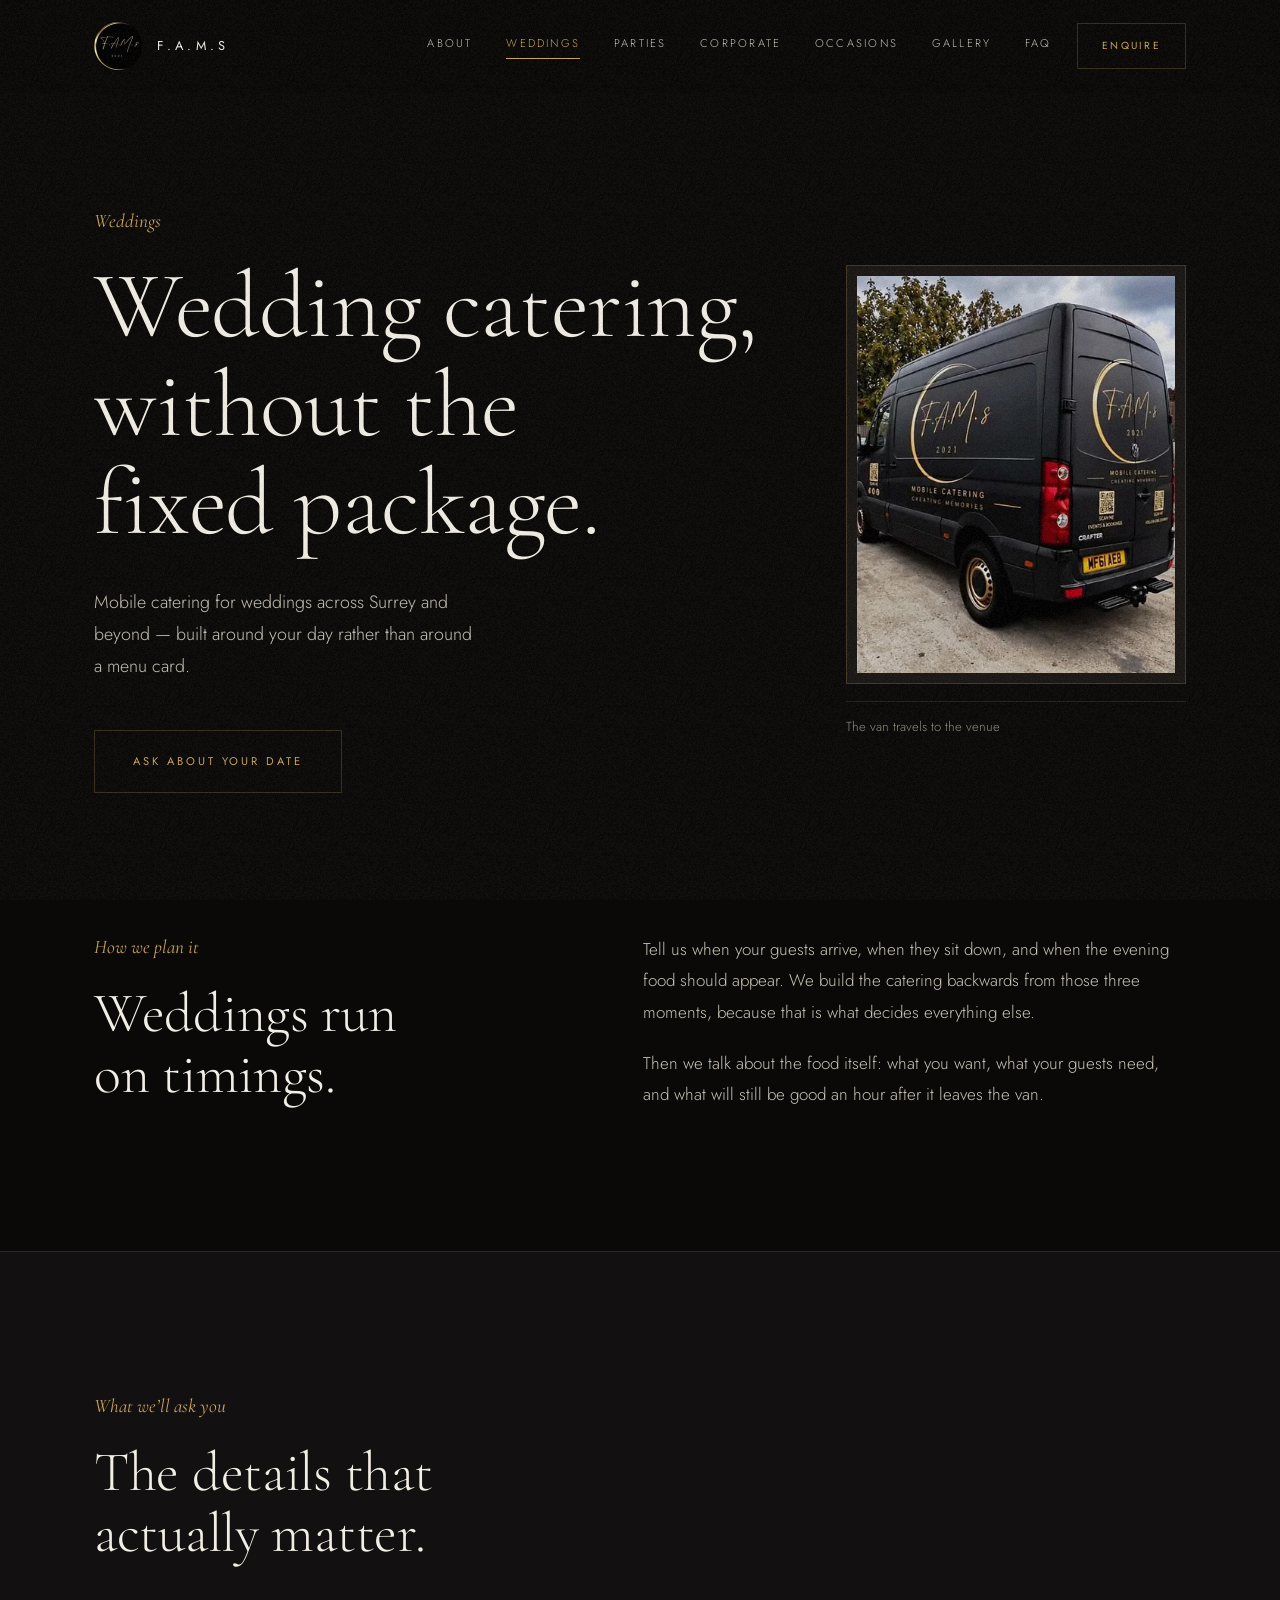
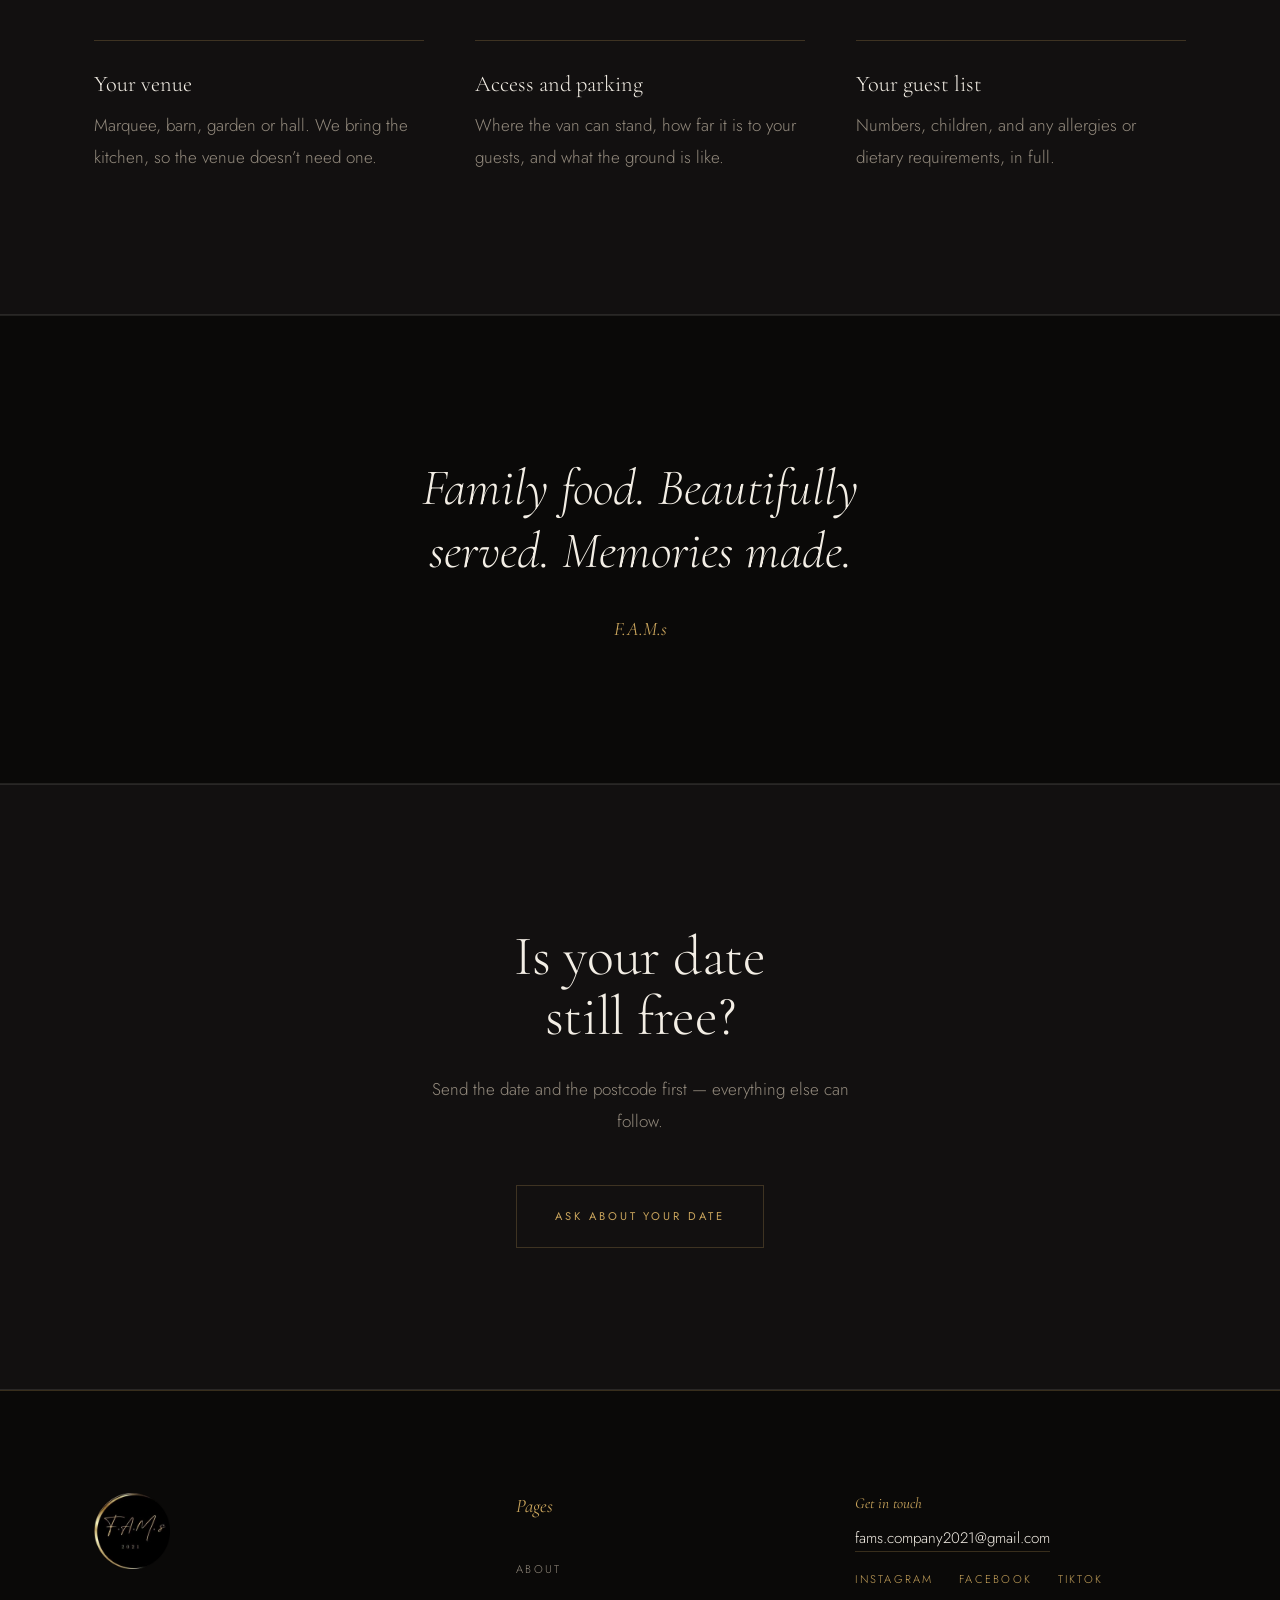
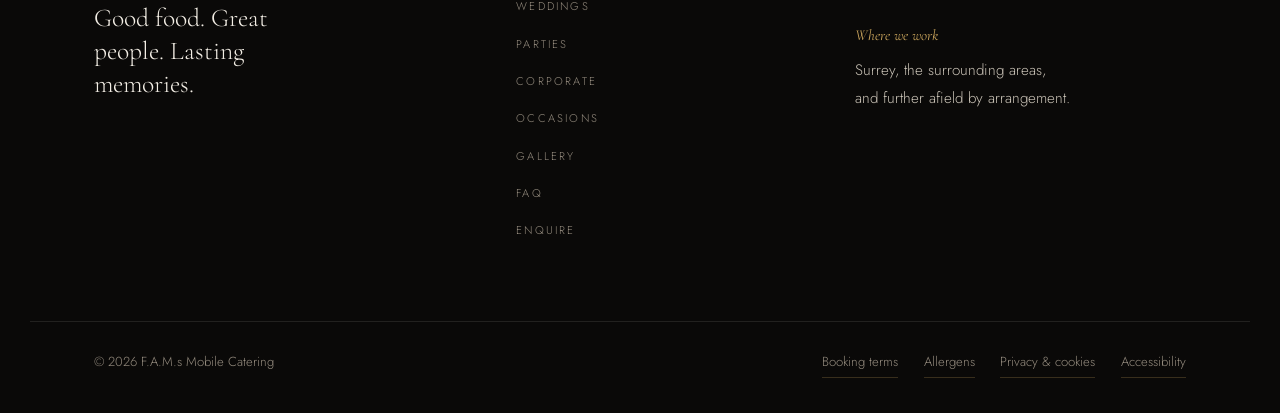
<file: weddings/index.html>
<!doctype html>
<html lang="en-GB">
<head>
<meta charset="utf-8">
<meta name="viewport" content="width=device-width, initial-scale=1">
<title>Wedding Catering in Surrey | F.A.M.s Mobile Catering</title>
<meta name="description" content="Family-run mobile wedding catering across Surrey. We bring the kitchen, work to your timings and cook fresh on the day.">

<meta property="og:type" content="website">
<meta property="og:site_name" content="F.A.M.s Mobile Catering">
<meta property="og:title" content="Wedding Catering in Surrey | F.A.M.s Mobile Catering">
<meta property="og:description" content="Family-run mobile wedding catering across Surrey. We bring the kitchen, work to your timings and cook fresh on the day.">
<meta property="og:image" content="../assets/foto/social-preview.webp">
<meta property="og:image:width" content="1200">
<meta property="og:image:height" content="630">
<meta name="twitter:card" content="summary_large_image">
<meta name="theme-color" content="#0a0908">
<link rel="icon" href="../assets/favicon.svg" type="image/svg+xml">
<link rel="manifest" href="../site.webmanifest">
<link rel="preload" href="../assets/fonturi/cormorant-garamond-latin-300-normal.woff2" as="font" type="font/woff2" crossorigin>
<link rel="preload" href="../assets/fonturi/jost-latin-300-normal.woff2" as="font" type="font/woff2" crossorigin>
<link rel="stylesheet" href="../assets/styles.css?v=cf857d8e">
<script type="application/ld+json">{"@context": "https://schema.org", "@type": ["LocalBusiness", "FoodEstablishment"], "@id": "#business", "name": "F.A.M.s Mobile Catering", "alternateName": "F.A.M.s 2021", "description": "Family-run mobile catering for weddings, private parties and corporate events across Surrey.", "foundingDate": "2021", "slogan": "Creating memories", "email": "fams.company2021@gmail.com", "sameAs": ["https://www.instagram.com/fams.company2021", "https://www.facebook.com/share/1DTDHNFWVt/", "https://www.tiktok.com/@fams.company2021"], "founder": [{"@type": "Person", "name": "Florin"}, {"@type": "Person", "name": "Alexandra"}, {"@type": "Person", "name": "Mirela"}, {"@type": "Person", "name": "Sofia"}], "servesCuisine": "Event catering", "areaServed": [{"@type": "AdministrativeArea", "name": "Surrey"}, {"@type": "Country", "name": "United Kingdom"}]}</script>
</head>
<body>
<a class="sari" href="#continut">Skip to content</a>
<header class="antet">
  <div class="container antet__interior">
    <a class="marca" href="../" aria-label="F.A.M.s — home">
      <img src="../assets/foto/fams-mark-96.webp"
           srcset="../assets/foto/fams-mark-96.webp 96w, ../assets/foto/fams-mark-192.webp 192w"
           sizes="46px" width="46" height="46" alt="F.A.M.s" decoding="async">
      <span class="marca__text">F.A.M.s</span>
    </a>
    <nav class="nav" aria-label="Primary"><a href="../about/">About</a><a href="../weddings/" aria-current="page">Weddings</a><a href="../private-parties/">Parties</a><a href="../corporate-events/">Corporate</a><a href="../special-occasions/">Occasions</a><a href="../gallery/">Gallery</a><a href="../faq/">FAQ</a></nav>
    <a class="buton buton--mic" href="../contact/">Enquire</a>
    <button class="meniu-buton" type="button" aria-expanded="false"
            aria-controls="meniu" data-meniu>
      <span class="meniu-buton__linii" aria-hidden="true"></span>
      <span class="sr">Menu</span>
    </button>
  </div>
  <nav class="meniu" id="meniu" aria-label="Menu" hidden>
    <div class="container">
      <a href="../about/">About</a><a href="../weddings/" aria-current="page">Weddings</a><a href="../private-parties/">Parties</a><a href="../corporate-events/">Corporate</a><a href="../special-occasions/">Occasions</a><a href="../gallery/">Gallery</a><a href="../faq/">FAQ</a>
      <a class="buton" href="../contact/">Enquire</a>
    </div>
  </nav>
</header>
<main id="continut">
<section class="deschidere">
  <div class="container deschidere__grid">
    <div class="deschidere__text">
      <p class="eticheta">Weddings</p>
      <h1>Wedding catering,<br>without the<br>fixed package.</h1>
      <p class="lede">Mobile catering for weddings across Surrey and beyond — built around your day rather than around a menu card.</p>
      <div class="actiuni"><a class="buton" href="../contact/">Ask about your date</a></div>
    </div>
    <div class="deschidere__foto"><figure class="placa placa--ridicata"><span class="placa__cadru"><img src="../assets/foto/van-rear-angle-560.webp" srcset="../assets/foto/van-rear-angle-280.webp 280w, ../assets/foto/van-rear-angle-420.webp 420w, ../assets/foto/van-rear-angle-560.webp 560w" sizes="(max-width: 860px) 62vw, 320px" width="578" height="722" alt="The FAMs van from the rear three-quarter, parked under a tree" decoding="async"></span><figcaption>The van travels to the venue</figcaption></figure></div>
  </div>
</section>
<section class="sectiune">
  <div class="container proza">
    <div class="proza__cap">
      <p class="eticheta">How we plan it</p>
      <h2>Weddings run<br>on timings.</h2>
    </div>
    <div class="proza__text"><p>Tell us when your guests arrive, when they sit down, and when the evening food should appear. We build the catering backwards from those three moments, because that is what decides everything else.</p><p>Then we talk about the food itself: what you want, what your guests need, and what will still be good an hour after it leaves the van.</p></div>
  </div>
</section>
<section class="sectiune sectiune--alt">
  <div class="container">
    <header class="cap">
      <p class="eticheta">What we’ll ask you</p>
      <h2>The details that<br>actually matter.</h2>
    </header>
    <div class="puncte"><div class="punct"><h3>Your venue</h3><p>Marquee, barn, garden or hall. We bring the kitchen, so the venue doesn’t need one.</p></div><div class="punct"><h3>Access and parking</h3><p>Where the van can stand, how far it is to your guests, and what the ground is like.</p></div><div class="punct"><h3>Your guest list</h3><p>Numbers, children, and any allergies or dietary requirements, in full.</p></div></div>
  </div>
</section>
<section class="citat">
  <div class="container">
    <blockquote>Family food. Beautifully served. Memories made.</blockquote>
    <p class="eticheta">F.A.M.s</p>
  </div>
</section>
<section class="final">
  <div class="container">
    <h2>Is your date<br>still free?</h2>
    <p>Send the date and the postcode first — everything else can follow.</p>
    <a class="buton" href="../contact/">Ask about your date</a>
  </div>
</section>
</main>
<footer class="subsol">
  <div class="container subsol__grid">
    <div class="subsol__marca">
      <img src="../assets/foto/fams-mark-192.webp" width="72" height="72"
           alt="" loading="lazy" decoding="async">
      <p class="subsol__slogan">Good food. Great people. Lasting memories.</p>
    </div>
    <nav class="subsol__nav" aria-label="Footer">
      <p class="eticheta">Pages</p>
      <a href="../about/">About</a><a href="../weddings/">Weddings</a><a href="../private-parties/">Parties</a><a href="../corporate-events/">Corporate</a><a href="../special-occasions/">Occasions</a><a href="../gallery/">Gallery</a><a href="../faq/">FAQ</a>
      <a href="../contact/">Enquire</a>
    </nav>
    <div class="subsol__info">
      <p class="eticheta">Get in touch</p>
      <p><a class="subsol__email" href="mailto:fams.company2021@gmail.com">fams.company2021@gmail.com</a></p>
      <p class="subsol__retele"><a href="https://www.instagram.com/fams.company2021" rel="noopener me" target="_blank">Instagram</a><a href="https://www.facebook.com/share/1DTDHNFWVt/" rel="noopener me" target="_blank">Facebook</a><a href="https://www.tiktok.com/@fams.company2021" rel="noopener me" target="_blank">TikTok</a></p>
      <p class="eticheta">Where we work</p>
      <p>Surrey, the surrounding areas,<br>and further afield by arrangement.</p>
    </div>
  </div>
  <div class="container subsol__jos">
    <p>&copy; 2026 F.A.M.s Mobile Catering</p>
    <p class="subsol__legal"><a href="../booking-terms/">Booking terms</a>
      <a href="../allergens/">Allergens</a>
      <a href="../privacy/">Privacy &amp; cookies</a>
      <a href="../accessibility/">Accessibility</a></p>
  </div>
</footer>
<script src="../assets/site.js?v=3d418862" defer></script>
</body>
</html>
</file>
<file: assets/styles.css>
@charset "utf-8";
/* F.A.M.s Mobile Catering — foaia de stil.

   Directia: negru profund, auriu putin si scump, tipografie mare si linistita.
   Marca e chiar duba: negru mat cu auriu. Site-ul o continua, nu o comenteaza.

   Doua reguli care tin designul de partea "lux", nu "sablon":

   1. Nicio fotografie nu se afiseaza mai lata de ~340px logici (--foto-max).
      Sursele au ~560px latime; la latimea asta ajung pe ecran la ~1.7x-2.3x
      densitate, adica clare. Mai mare inseamna moale, si moale nu arata scump.

   2. Auriul e accent, nu material. Linii de 1px, italicul de pe etichete,
      sigiliul, initialele familiei. Suprafete mari aurii nu exista nicaieri.

   Majusculele rarite raman doar in meniu si pe butoane (vocea "placii de
   alama"). Etichetele si campurile de formular sunt in italic / text normal:
   un rand de majuscule deasupra fiecarui titlu arata a sablon.

   Fotografiile sunt cu o duba neagra pe fundal negru, deci fiecare sta intr-o
   rama subtire aurie, pe un panou putin mai deschis - altfel marginile se
   topesc in pagina.
*/

/* Fonturile stau pe site, nu la Google: altfel fiecare vizita trimite IP-ul
   vizitatorului catre Google, adica date personale catre un tert fara temei.
   Fisierele vin din @fontsource (licenta SIL OFL 1.1), subsetul latin. */
@font-face { font-family: "Cormorant Garamond"; font-style: normal; font-weight: 300; font-display: swap; src: url("fonturi/cormorant-garamond-latin-300-normal.woff2") format("woff2"); }
@font-face { font-family: "Cormorant Garamond"; font-style: normal; font-weight: 400; font-display: swap; src: url("fonturi/cormorant-garamond-latin-400-normal.woff2") format("woff2"); }
@font-face { font-family: "Cormorant Garamond"; font-style: normal; font-weight: 500; font-display: swap; src: url("fonturi/cormorant-garamond-latin-500-normal.woff2") format("woff2"); }
@font-face { font-family: "Cormorant Garamond"; font-style: italic; font-weight: 300; font-display: swap; src: url("fonturi/cormorant-garamond-latin-300-italic.woff2") format("woff2"); }
@font-face { font-family: "Cormorant Garamond"; font-style: italic; font-weight: 400; font-display: swap; src: url("fonturi/cormorant-garamond-latin-400-italic.woff2") format("woff2"); }
@font-face { font-family: "Jost"; font-style: normal; font-weight: 300; font-display: swap; src: url("fonturi/jost-latin-300-normal.woff2") format("woff2"); }
@font-face { font-family: "Jost"; font-style: normal; font-weight: 400; font-display: swap; src: url("fonturi/jost-latin-400-normal.woff2") format("woff2"); }
@font-face { font-family: "Jost"; font-style: normal; font-weight: 500; font-display: swap; src: url("fonturi/jost-latin-500-normal.woff2") format("woff2"); }

:root {
  --negru:      #0a0908;
  --panou:      #121010;
  --panou-2:    #191614;
  --ivoriu:     #f3eee5;
  --text:       #c9c2b6;   /* 11.2:1 pe negru */
  --text-slab:  #948b7e;   /* 5.8:1 — doar text secundar */
  --aur:        #c9a45c;   /* 8.5:1 — sigur si pentru text mic */
  --aur-adinc:  #8a6a2f;
  --linie:      rgba(201, 164, 92, .24);
  --linie-fina: rgba(243, 238, 229, .10);

  --foto-max: 340px;
  --marja: clamp(20px, 5vw, 64px);
  --lat: 1220px;
  --ritm: clamp(76px, 11vw, 158px);

  --serif: "Cormorant Garamond", "Didot", "Times New Roman", serif;
  --sans: "Jost", "Futura", "Avenir Next", system-ui, sans-serif;
}

*, *::before, *::after { box-sizing: border-box; }

html { -webkit-text-size-adjust: 100%; background: var(--negru); }

body {
  margin: 0;
  background: var(--negru);
  color: var(--text);
  font-family: var(--sans);
  font-size: 17px;
  font-weight: 300;
  line-height: 1.85;
  -webkit-font-smoothing: antialiased;
  text-rendering: optimizeLegibility;
}

/* Granulatie foarte slaba peste tot. Negrul plat face benzi pe ecrane mari;
   3% zgomot il tine viu si da senzatia de tipar, nu de ecran. */
body::after {
  content: "";
  position: fixed; inset: 0; z-index: 100;
  pointer-events: none;
  background-image: url("foto/grain.png");
  background-size: 128px 128px;
  opacity: .035;
}

img { max-width: 100%; height: auto; display: block; }

h1, h2, h3 {
  font-family: var(--serif);
  font-weight: 300;
  color: var(--ivoriu);
  margin: 0;
  letter-spacing: -.005em;
  line-height: 1.04;
}

h1 { font-size: clamp(3rem, 7.6vw, 5.9rem); }
h2 { font-size: clamp(2.2rem, 4.6vw, 3.5rem); line-height: 1.08; }
h3 { font-size: 1.4rem; line-height: 1.22; letter-spacing: 0; }

p { margin: 0 0 1.15em; }
p:last-child { margin-bottom: 0; }

a { color: inherit; }

.container {
  width: 100%;
  max-width: var(--lat);
  margin-inline: auto;
  padding-inline: var(--marja);
}

.sr, .ascuns {
  position: absolute; width: 1px; height: 1px; overflow: hidden;
  clip-path: inset(50%); white-space: nowrap;
}

.sari {
  position: absolute; left: -9999px; top: 0; z-index: 110;
  background: var(--aur); color: var(--negru);
  padding: .8rem 1.2rem; font-size: .75rem; letter-spacing: .16em;
  text-transform: uppercase;
}
.sari:focus { left: 0; }

:focus-visible { outline: 1px solid var(--aur); outline-offset: 4px; }

::selection { background: var(--aur); color: var(--negru); }

/* ------------------------------------------------------------- tipografie */

/* Eticheta de sectiune: italic serif auriu, ca scrisul "Creating Memories"
   de pe spatele dubei. Spune despre ce e sectiunea, nu o decoreaza. */
.eticheta {
  font-family: var(--serif);
  font-style: italic;
  font-size: 1.2rem;
  font-weight: 400;
  line-height: 1.4;
  color: var(--aur);
  margin: 0 0 1.4rem;
}

.lede {
  font-size: clamp(1.05rem, 1.4vw, 1.2rem);
  line-height: 1.8;
  color: var(--text);
  max-width: 34ch;
}

/* ---------------------------------------------------------------- butoane */

.buton {
  display: inline-block;
  font-family: var(--sans);
  font-size: .7rem;
  font-weight: 400;
  letter-spacing: .26em;
  text-transform: uppercase;
  color: var(--aur);
  background: transparent;
  border: 1px solid var(--linie);
  padding: 1.25rem 2.4rem;
  text-decoration: none;
  cursor: pointer;
  transition: background .35s ease, color .35s ease, border-color .35s ease;
}
.buton:hover { background: var(--aur); border-color: var(--aur); color: var(--negru); }

.buton--mic { padding: .78rem 1.5rem; font-size: .64rem; letter-spacing: .22em; }

.legatura {
  display: inline-block;
  font-size: .7rem;
  font-weight: 400;
  letter-spacing: .24em;
  text-transform: uppercase;
  color: var(--aur);
  text-decoration: none;
  padding-bottom: .4rem;
  border-bottom: 1px solid var(--linie);
  transition: color .3s ease, border-color .3s ease;
}
.legatura:hover { color: var(--ivoriu); border-color: var(--ivoriu); }

.actiuni { display: flex; flex-wrap: wrap; gap: 1.6rem 2.6rem; align-items: center; margin-top: 3rem; }

/* ------------------------------------------------------------------ antet */

.antet {
  position: sticky; top: 0; z-index: 40;
  background: rgba(10, 9, 8, .92);
  backdrop-filter: saturate(140%) blur(12px);
  -webkit-backdrop-filter: saturate(140%) blur(12px);
  border-bottom: 1px solid transparent;
  transition: border-color .4s ease;
}
.antet[data-lipit] { border-bottom-color: var(--linie); }

.antet__interior {
  display: flex; align-items: center; gap: 1.6rem;
  min-height: 92px;
}

.marca { display: flex; align-items: center; gap: .95rem; text-decoration: none; margin-right: auto; }
.marca img { width: 48px; height: 48px; }
.marca__text {
  font-family: var(--sans); font-size: .8rem; font-weight: 400;
  letter-spacing: .34em; text-transform: uppercase; color: var(--ivoriu);
}

.nav { display: flex; gap: 2.1rem; }
.nav a {
  font-size: .7rem; font-weight: 300; letter-spacing: .2em;
  text-transform: uppercase; text-decoration: none; color: var(--text);
  padding-bottom: .3rem; border-bottom: 1px solid transparent;
  transition: color .25s ease, border-color .25s ease;
}
.nav a:hover { color: var(--aur); }
.nav a[aria-current] { color: var(--aur); border-bottom-color: var(--aur); }

.meniu-buton {
  display: none; width: 46px; height: 46px; padding: 0;
  background: none; border: 1px solid var(--linie); cursor: pointer;
}
.meniu-buton__linii, .meniu-buton__linii::before, .meniu-buton__linii::after {
  display: block; width: 18px; height: 1px; background: var(--aur);
  margin-inline: auto; transition: transform .3s ease, opacity .2s ease;
}
.meniu-buton__linii::before, .meniu-buton__linii::after { content: ""; }
.meniu-buton__linii::before { transform: translateY(-5px); }
.meniu-buton__linii::after { transform: translateY(4px); }
.meniu-buton[aria-expanded="true"] .meniu-buton__linii { background: transparent; }
.meniu-buton[aria-expanded="true"] .meniu-buton__linii::before { transform: rotate(45deg) translateY(0); }
.meniu-buton[aria-expanded="true"] .meniu-buton__linii::after { transform: rotate(-45deg) translateY(0); }

.meniu { border-top: 1px solid var(--linie); background: var(--negru); }
.meniu .container { display: flex; flex-direction: column; padding-block: 1.6rem 2.6rem; }
.meniu a {
  font-size: .78rem; letter-spacing: .22em; text-transform: uppercase;
  text-decoration: none; color: var(--text);
  padding: 1.05rem 0; border-bottom: 1px solid var(--linie-fina);
}
.meniu a.buton {
  color: var(--aur); border: 1px solid var(--linie);
  text-align: center; margin-top: 1.8rem; padding: 1.15rem;
}

/* ------------------------------------------------------------ fotografii */

/* Duba e neagra si fundalul e negru: fara rama, marginile se pierd.
   Rama aurie de 1px cu chenar interior inchis = fotografie inramata. */
.placa { margin: 0; position: relative; max-width: var(--foto-max); }
.placa__cadru {
  display: block; position: relative;
  padding: 10px;
  border: 1px solid var(--linie);
  background: var(--panou-2);
}
.placa img { width: 100%; }
.placa figcaption {
  margin-top: 1.05rem; padding-top: .9rem;
  border-top: 1px solid var(--linie-fina);
  font-size: .82rem; font-weight: 300; line-height: 1.5; color: var(--text-slab);
}

/* ------------------------------------------------------------- deschidere */

.deschidere { padding-block: clamp(56px, 9vw, 120px) 0; position: relative; }
.deschidere__grid {
  display: grid;
  grid-template-columns: minmax(0, 1fr) auto;
  gap: clamp(52px, 6vw, 96px);
  align-items: center;
}
.deschidere h1 { margin-bottom: 2.1rem; }
.deschidere .lede { max-width: 38ch; }
.deschidere__foto { justify-self: end; }
.deschidere__foto .placa { width: min(var(--foto-max), 34vw); max-width: none; }

.titlu-pagina { padding-block: clamp(64px, 9vw, 128px) clamp(24px, 4vw, 48px); }
.titlu-pagina h1 { margin-bottom: 2rem; max-width: 40rem; }
.titlu-pagina .lede { max-width: 52ch; }

/* ------------------------------------------------------------------ banda */

.banda {
  margin-top: var(--ritm);
  border-block: 1px solid var(--linie-fina);
  background: var(--panou);
}
.banda ul {
  display: flex; flex-wrap: wrap; justify-content: space-between;
  gap: 1rem 2.4rem; list-style: none; margin: 0; padding: 1.8rem 0;
}
.banda li {
  font-size: .66rem; font-weight: 300; letter-spacing: .26em;
  text-transform: uppercase; color: var(--text-slab);
}

/* --------------------------------------------------------------- sectiuni */

.sectiune { padding-block: var(--ritm); }
.titlu-pagina + .sectiune { padding-top: clamp(28px, 4vw, 64px); }
.sectiune--alt { background: var(--panou); border-block: 1px solid var(--linie-fina); }

.cap { max-width: 40rem; margin-bottom: clamp(44px, 6vw, 80px); }
.cap--doua {
  display: grid; grid-template-columns: minmax(0, 1fr) minmax(0, 1fr);
  gap: clamp(28px, 5vw, 76px); max-width: none; align-items: end;
}
.cap__aparte { max-width: 42ch; }
.cap__aparte p { margin-bottom: 1.8rem; color: var(--text); }

/* ------------------------------------------------------------- servicii */

.servicii { border-top: 1px solid var(--linie-fina); }
.serviciu {
  display: grid;
  grid-template-columns: minmax(0, 15rem) minmax(0, 1fr);
  gap: clamp(16px, 4vw, 56px);
  align-items: baseline;
  padding: clamp(30px, 3.6vw, 46px) 0;
  border-bottom: 1px solid var(--linie-fina);
  text-decoration: none;
  transition: padding-inline .4s ease;
}
.serviciu h3 { font-size: clamp(1.6rem, 2.5vw, 2.15rem); transition: color .3s ease; }
.serviciu p { margin: 0; max-width: 46ch; color: var(--text-slab); }
.serviciu:hover { padding-inline: clamp(8px, 1.6vw, 22px); }
.serviciu:hover h3 { color: var(--aur); }

/* ------------------------------------------------- initialele familiei --- */

/* Singurul loc unde tipografia face tot spectacolul: F.A.M.s desfacut in
   cele patru prenume. E povestea numelui, deci sta mare. */
.nume { padding-block: var(--ritm); border-bottom: 1px solid var(--linie-fina); }
.nume__grid {
  display: grid; grid-template-columns: minmax(0, 1fr) minmax(0, 1.5fr);
  gap: clamp(36px, 6vw, 96px); align-items: center;
}
.nume__text h2 { margin-bottom: 1.4rem; }
.nume__text p { max-width: 38ch; margin-bottom: 2rem; }
.nume__litere {
  list-style: none; margin: 0; padding: 0;
  display: grid; grid-template-columns: repeat(4, minmax(0, 1fr));
  border-top: 1px solid var(--linie);
}
.nume__litere li {
  padding-top: clamp(14px, 2vw, 26px);
  display: flex; flex-direction: column; gap: .6rem;
}
.nume__litera {
  font-family: var(--serif); font-weight: 300; line-height: .9;
  font-size: clamp(4.2rem, 11vw, 9.5rem); color: var(--aur);
}
/* punctele din F.A.M.s, mai stinse decat literele */
.nume__litere li:not(:last-child) .nume__litera::after { content: "."; color: var(--aur-adinc); }
.nume__prenume { font-size: .95rem; color: var(--ivoriu); }

/* ---------------------------------------------- declaratia cu sigiliul --- */

.cerneala {
  padding-block: clamp(88px, 13vw, 176px);
  text-align: center;
  background: var(--panou);
  border-block: 1px solid var(--linie);
}
.cerneala .pecete { width: 104px; height: 104px; margin: 0 auto 2.8rem; }
.cerneala__titlu {
  font-family: var(--serif);
  font-size: clamp(2.3rem, 5.2vw, 4.2rem);
  line-height: 1.2;
  color: var(--ivoriu);
  margin: 0;
}
.cerneala .eticheta { margin: 2.2rem 0 0; justify-content: center; }

/* ------------------------------------------------------------------- trio */

.trio {
  display: grid;
  grid-template-columns: repeat(3, minmax(0, 1fr));
  gap: clamp(18px, 3vw, 44px);
  max-width: 1000px;
}
.trio .placa { max-width: none; }

/* ------------------------------------------------------------------- pasi */

.pasi {
  display: grid; grid-template-columns: repeat(3, minmax(0, 1fr));
  gap: clamp(28px, 4vw, 68px);
  list-style: none; margin: 0; padding: 0;
}
.pasi li { border-top: 1px solid var(--linie); padding-top: 1.8rem; }
.pas__nr {
  display: block; font-family: var(--serif); font-size: 1.6rem;
  color: var(--aur); margin-bottom: 1.3rem; line-height: 1;
}
.pasi h3 { margin-bottom: .8rem; }
.pasi p { color: var(--text-slab); margin: 0; }

/* ----------------------------------------------------------------- puncte */

.puncte {
  display: grid; grid-template-columns: repeat(3, minmax(0, 1fr));
  gap: clamp(28px, 4vw, 68px);
}
.punct { border-top: 1px solid var(--linie); padding-top: 1.8rem; }
.punct h3 { margin-bottom: .8rem; }
.punct p { color: var(--text-slab); margin: 0; }

/* ------------------------------------------------------------------ proza */

.proza {
  display: grid; grid-template-columns: minmax(0, 1fr) minmax(0, 1.15fr);
  gap: clamp(32px, 6vw, 100px);
}
.proza__cap h2 { max-width: 22rem; }
.proza__text { max-width: 54ch; }
.proza__text p + p { margin-top: 1.15em; }

/* ------------------------------------------------------------------ citat */

.citat {
  padding-block: var(--ritm);
  border-block: 1px solid var(--linie-fina);
  text-align: center;
}
.citat blockquote {
  font-family: var(--serif); font-size: clamp(1.9rem, 4.2vw, 3.2rem);
  line-height: 1.24; color: var(--ivoriu); margin: 0 auto 2rem;
  max-width: 22ch; font-style: italic; font-weight: 300;
}
.citat .eticheta { justify-content: center; }

/* ---------------------------------------------------------------- galerie */

.galerie {
  display: grid; grid-template-columns: repeat(4, minmax(0, 1fr));
  gap: clamp(18px, 2.4vw, 34px);
}
.galerie .placa { max-width: none; }

/* -------------------------------------------------------------- intrebari */

.intrebari { max-width: 48rem; border-top: 1px solid var(--linie-fina); }
.intrebari details { border-bottom: 1px solid var(--linie-fina); }
.intrebari summary {
  display: flex; align-items: baseline; justify-content: space-between;
  gap: 2rem; cursor: pointer; list-style: none;
  padding: 1.9rem 0;
  font-family: var(--serif); font-size: clamp(1.3rem, 2.2vw, 1.7rem);
  color: var(--ivoriu); line-height: 1.28;
  transition: color .25s ease;
}
.intrebari summary:hover { color: var(--aur); }
.intrebari summary::-webkit-details-marker { display: none; }
.intrebari summary::after {
  content: "+"; font-family: var(--sans); font-size: 1.15rem; font-weight: 300;
  color: var(--aur); flex: none; transition: transform .3s ease;
}
.intrebari details[open] summary::after { transform: rotate(45deg); }
.raspuns { padding-bottom: 2rem; max-width: 62ch; color: var(--text-slab); }

/* ------------------------------------------------------------- text lung */

.text-lung { max-width: 44rem; }
.text-lung section {
  padding-top: clamp(28px, 3.4vw, 46px); margin-top: clamp(28px, 3.4vw, 46px);
  border-top: 1px solid var(--linie-fina);
}
.text-lung section:first-child { padding-top: 0; margin-top: 0; border-top: 0; }
.text-lung h2 { font-size: 1.7rem; margin-bottom: 1.1rem; }
.text-lung section a { color: var(--aur); text-underline-offset: 3px; }

/* -------------------------------------------------------------- formular */

.formular-grid {
  display: grid; grid-template-columns: minmax(0, 1.55fr) minmax(0, 1fr);
  gap: clamp(36px, 6vw, 100px); align-items: start;
}

.formular fieldset { border: 0; padding: 0; margin: 0 0 clamp(34px, 4vw, 56px); }
.formular legend {
  font-family: var(--serif); font-size: 1.75rem; font-weight: 300; line-height: 1.2;
  color: var(--ivoriu);
  padding: 0 0 1rem; border-bottom: 1px solid var(--linie);
  width: 100%; margin-bottom: 2rem;
}
.campuri { display: grid; grid-template-columns: repeat(2, minmax(0, 1fr)); gap: 1.7rem 2rem; }
.camp { margin: 0; display: flex; flex-direction: column; gap: .6rem; }
.camp--lat { grid-column: 1 / -1; }
.camp label { font-size: .88rem; font-weight: 300; line-height: 1.4; color: var(--text-slab); }
.camp abbr { color: var(--aur); text-decoration: none; }
.optional { font-family: var(--serif); font-style: italic; font-size: .95rem; opacity: .75; margin-left: .2rem; }

.camp input:not([type="checkbox"]), .camp select, .camp textarea {
  font-family: var(--sans); font-size: 1rem; font-weight: 300; color: var(--ivoriu);
  background: transparent;
  border: 0; border-bottom: 1px solid rgba(243, 238, 229, .2);
  padding: .8rem 0; width: 100%;
  border-radius: 0; -webkit-appearance: none; appearance: none;
  transition: border-color .25s ease;
}
.camp textarea { resize: vertical; min-height: 5.5rem; }
.camp select option { background: var(--panou); color: var(--ivoriu); }
.camp select {
  background-image: linear-gradient(45deg, transparent 50%, var(--aur) 50%),
                    linear-gradient(135deg, var(--aur) 50%, transparent 50%);
  background-position: right 6px center, right 1px center;
  background-size: 5px 5px, 5px 5px;
  background-repeat: no-repeat;
  padding-right: 1.6rem;
}
.camp input:not([type="checkbox"]):focus, .camp select:focus, .camp textarea:focus {
  outline: none; border-bottom-color: var(--aur);
}
/* WebKit deseneaza pictograma de calendar/ceas in negru pe negru */
.camp input::-webkit-calendar-picker-indicator { filter: invert(72%) sepia(30%) saturate(560%) hue-rotate(2deg); }

.consimtamant label, .camp--bifa label {
  flex-direction: row; display: flex; gap: 1rem; align-items: flex-start;
  text-transform: none; letter-spacing: .01em; font-size: .9rem; line-height: 1.7;
  color: var(--text-slab);
}
.consimtamant input, .camp--bifa input {
  -webkit-appearance: checkbox; appearance: auto;
  width: 1.05rem; height: 1.05rem; flex: none; margin-top: .4rem;
  accent-color: var(--aur);
}
.consimtamant a { color: var(--aur); }

.formular .buton { margin-top: 2.6rem; }

/* dupa trimitere: formularul dispare, ramane pasul de WhatsApp */
.trimis {
  scroll-margin-top: 120px;
  border-top: 1px solid var(--aur); padding-top: clamp(28px, 3.6vw, 44px);
}
.trimis:focus { outline: none; }
.trimis h2 { margin-bottom: 1.6rem; }
.trimis p { max-width: 46ch; }
.trimis p a { color: var(--aur); }
.trimis .buton { margin-top: 1.4rem; }
.nota { font-size: .8rem; color: var(--text-slab); margin-top: 1.5rem; }

.alaturi {
  background: var(--panou);
  border: 1px solid var(--linie-fina);
  border-top: 1px solid var(--aur);
  padding: clamp(30px, 3.6vw, 48px);
}
.alaturi h2 { font-size: 1.85rem; margin-bottom: 2rem; }
.alaturi__pasi { list-style: none; margin: 0 0 2.4rem; padding: 0; counter-reset: a; }
.alaturi__pasi li {
  counter-increment: a; position: relative; padding-left: 2.6rem;
  margin-bottom: 1.4rem; font-size: .95rem; color: var(--text-slab);
}
.alaturi__pasi li::before {
  content: counter(a, decimal-leading-zero);
  position: absolute; left: 0; top: .15em;
  font-family: var(--serif); font-size: 1.05rem; color: var(--aur);
}
.alaturi__pasi strong { font-weight: 400; color: var(--ivoriu); }
.alaturi__zona { font-size: .95rem; color: var(--text-slab); padding-top: 2rem; border-top: 1px solid var(--linie-fina); }
.alaturi__zona .eticheta { margin-bottom: .5rem; }
.alaturi__zona + .alaturi__zona { margin-top: 2rem; }
.alaturi__zona a { color: var(--aur); text-underline-offset: 3px; overflow-wrap: anywhere; }

/* ---------------------------------------------------------------- jurnal */

.articol-rand { align-items: start; }
.articol-rand time {
  grid-row: span 2; font-family: var(--serif); font-style: italic;
  font-size: 1.1rem; color: var(--aur); padding-top: .4rem;
}
.articol-rand h3 { grid-column: 2; }
.articol-rand p { grid-column: 2; }
.titlu-pagina time { font: inherit; }

.articol { font-size: 1.06rem; }
.articol h2 { font-size: clamp(1.7rem, 3vw, 2.2rem); margin: 2.6rem 0 1.1rem; }
.articol h3 { margin: 2rem 0 .8rem; }
.articol ul, .articol ol { padding-left: 1.2rem; margin: 0 0 1.15em; }
.articol li { margin-bottom: .4rem; }
.articol li::marker { color: var(--aur); }
.articol a { color: var(--aur); text-underline-offset: 3px; }
.articol strong { font-weight: 400; color: var(--ivoriu); }
.articol blockquote {
  margin: 2rem 0; padding-left: 1.4rem; border-left: 1px solid var(--aur);
  font-family: var(--serif); font-style: italic; font-size: 1.5rem;
  line-height: 1.35; color: var(--ivoriu);
}

/* ------------------------------------------------------------------ final */

.final {
  padding-block: var(--ritm);
  background: var(--panou);
  border-block: 1px solid var(--linie-fina);
  text-align: center;
}
.final h2 { margin-bottom: 1.7rem; }
.final p { max-width: 44ch; margin: 0 auto 3rem; color: var(--text-slab); }
.sectiune--alt + .final, .cerneala + .final { background: var(--negru); }

/* ----------------------------------------------------------------- subsol */

.subsol { background: var(--negru); border-top: 1px solid var(--linie); padding-top: clamp(60px, 8vw, 104px); }
.subsol__grid {
  display: grid; grid-template-columns: minmax(0, 1.3fr) minmax(0, 1fr) minmax(0, 1.2fr);
  gap: clamp(32px, 5vw, 76px);
  padding-bottom: clamp(52px, 6vw, 80px);
}
.subsol .eticheta { margin-bottom: 1.6rem; }
.subsol__marca img { width: 76px; height: 76px; margin-bottom: 2rem; }
.subsol__slogan {
  font-family: var(--serif); font-size: 1.6rem; line-height: 1.3;
  color: var(--ivoriu); max-width: 12rem;
}
.subsol__nav { display: flex; flex-direction: column; align-items: flex-start; gap: .85rem; }
.subsol__nav a {
  font-size: .7rem; letter-spacing: .2em; text-transform: uppercase;
  text-decoration: none; color: var(--text-slab);
  border-bottom: 1px solid transparent; padding-bottom: 2px;
  transition: color .25s ease, border-color .25s ease;
}
.subsol__nav a:hover { color: var(--aur); border-bottom-color: var(--aur); }
.subsol__info p { font-size: .95rem; }
.subsol__info .eticheta { margin-bottom: .6rem; }
.subsol__info p + .eticheta { margin-top: 2.2rem; }
.subsol__email {
  color: var(--ivoriu); text-decoration: none; overflow-wrap: anywhere;
  border-bottom: 1px solid var(--linie); padding-bottom: 2px;
}
.subsol__email:hover { color: var(--aur); border-bottom-color: var(--aur); }
.subsol__retele { display: flex; flex-wrap: wrap; gap: .4rem 1.6rem; margin-top: 1rem; }
.subsol__retele a {
  font-size: .7rem; letter-spacing: .2em; text-transform: uppercase;
  text-decoration: none; color: var(--aur);
}
.subsol__retele a:hover { color: var(--ivoriu); }

.subsol__jos {
  display: flex; justify-content: space-between; gap: 1rem; flex-wrap: wrap;
  border-top: 1px solid var(--linie-fina);
  padding-block: 1.8rem 2.2rem;
  font-size: .82rem;
  color: var(--text-slab);
}
.subsol__jos p { margin: 0; }
.subsol__jos a { text-decoration: none; border-bottom: 1px solid var(--linie); padding-bottom: 2px; }
.subsol__jos a:hover { color: var(--aur); }
.subsol__legal { display: flex; flex-wrap: wrap; gap: .5rem 1.6rem; }
.nota a { color: var(--aur); }
.text-lung ul { margin: 0 0 1.15em; padding-left: 1.2rem; columns: 2; column-gap: 2.4rem; }
.text-lung li { margin-bottom: .35rem; break-inside: avoid; }
.text-lung li::marker { color: var(--aur); }
@media (max-width: 620px) { .text-lung ul { columns: 1; } }

/* --------------------------------------------------------------- ecrane mici */

@media (max-width: 1000px) {
  .subsol__grid { grid-template-columns: repeat(2, minmax(0, 1fr)); }
  .subsol__marca { grid-column: 1 / -1; }
  .formular-grid { grid-template-columns: minmax(0, 1fr); }
  .alaturi { order: -1; }
}

@media (max-width: 880px) {
  .nav, .antet .buton--mic { display: none; }
  .meniu-buton { display: block; }
  .deschidere__grid { grid-template-columns: minmax(0, 1fr); }
  .deschidere__foto { justify-self: start; }
  .deschidere__foto .placa { width: min(var(--foto-max), 78vw); }
  .cap--doua { grid-template-columns: minmax(0, 1fr); align-items: start; }
  .proza { grid-template-columns: minmax(0, 1fr); }
  .serviciu { grid-template-columns: minmax(0, 1fr); gap: .5rem; }
  .articol-rand time, .articol-rand h3, .articol-rand p { grid-column: 1; grid-row: auto; }
  .nume__grid { grid-template-columns: minmax(0, 1fr); }
  .pasi, .puncte { grid-template-columns: minmax(0, 1fr); }
  .galerie { grid-template-columns: repeat(2, minmax(0, 1fr)); }
}

@media (max-width: 620px) {
  body { font-size: 16px; }
  .banda ul { justify-content: flex-start; padding-block: 1.4rem; }
  .trio, .galerie { grid-template-columns: repeat(2, minmax(0, 1fr)); }
  .trio .placa:last-child { display: none; }
  .campuri { grid-template-columns: minmax(0, 1fr); }
  .actiuni { gap: 1.4rem 2rem; }
  .nume__prenume { font-size: .78rem; }
}

@media (prefers-reduced-motion: reduce) {
  * { transition-duration: .01ms !important; animation-duration: .01ms !important; }
}
</file>
